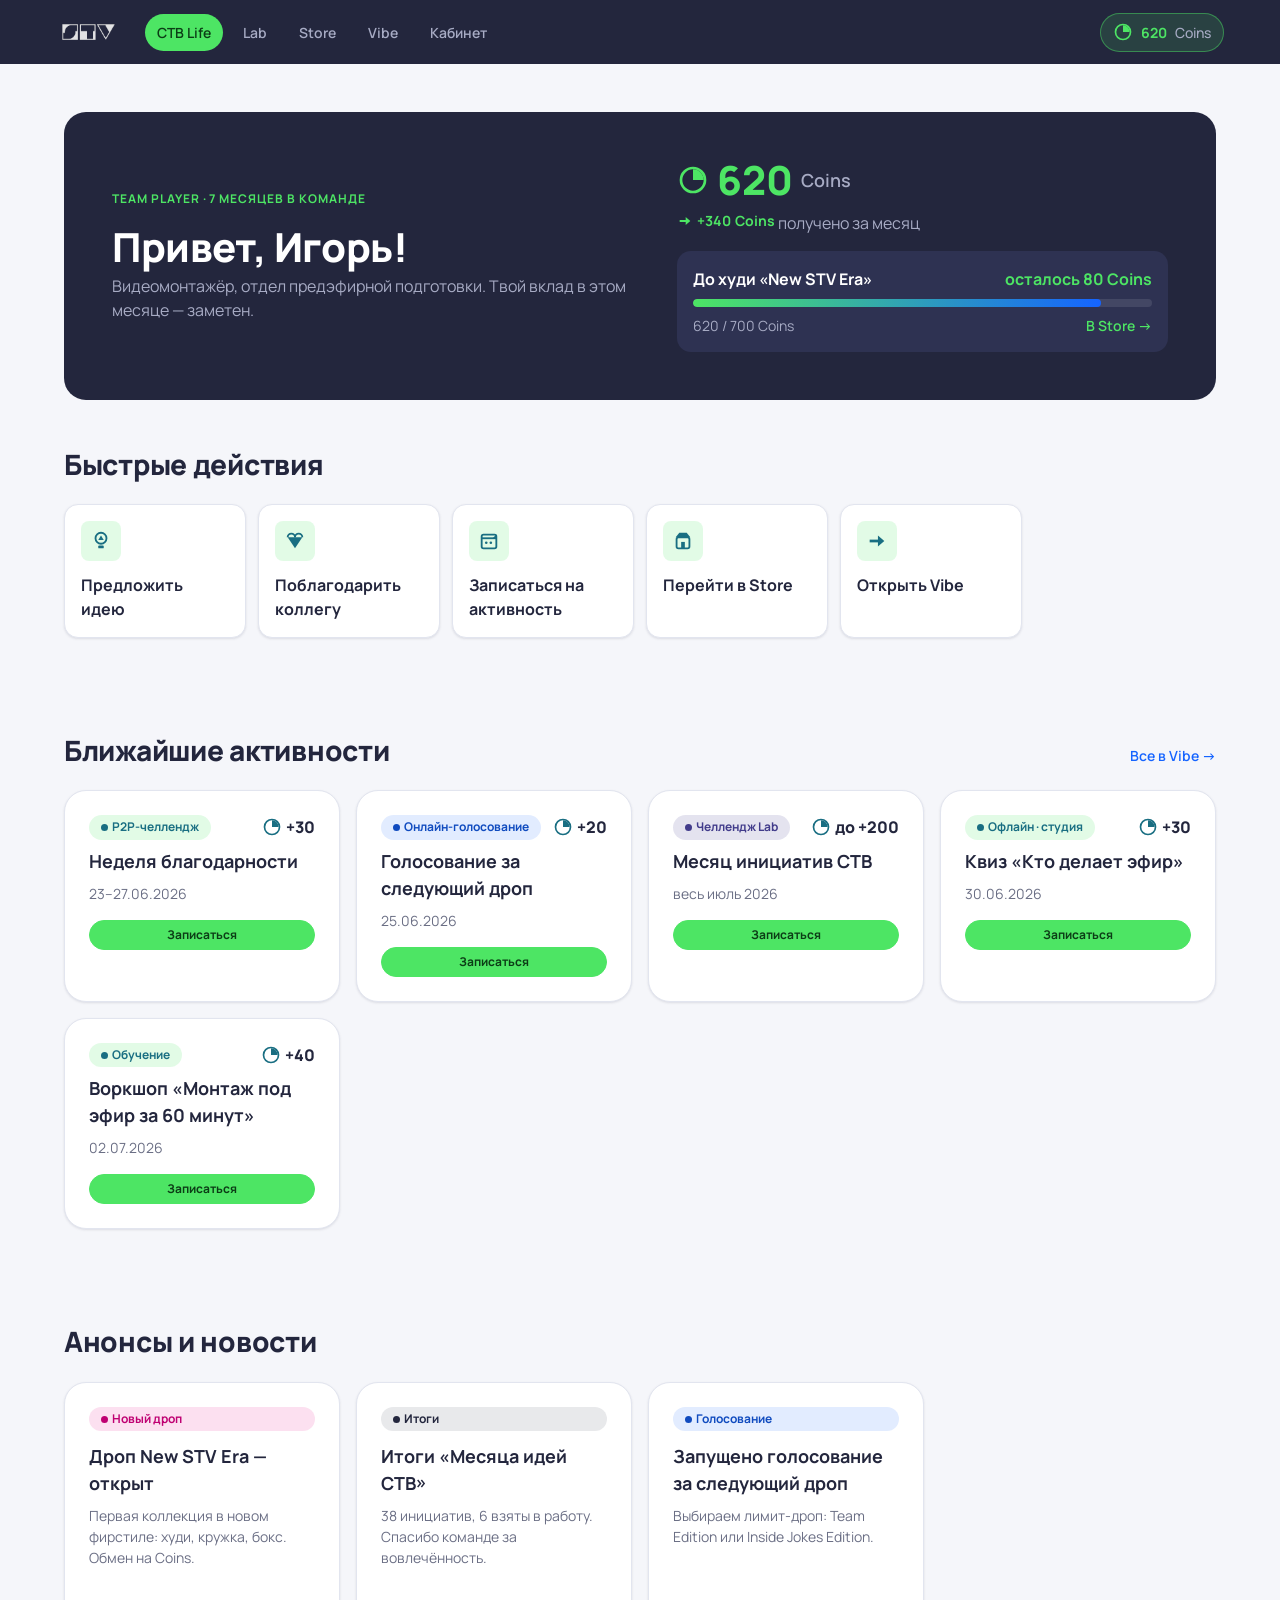
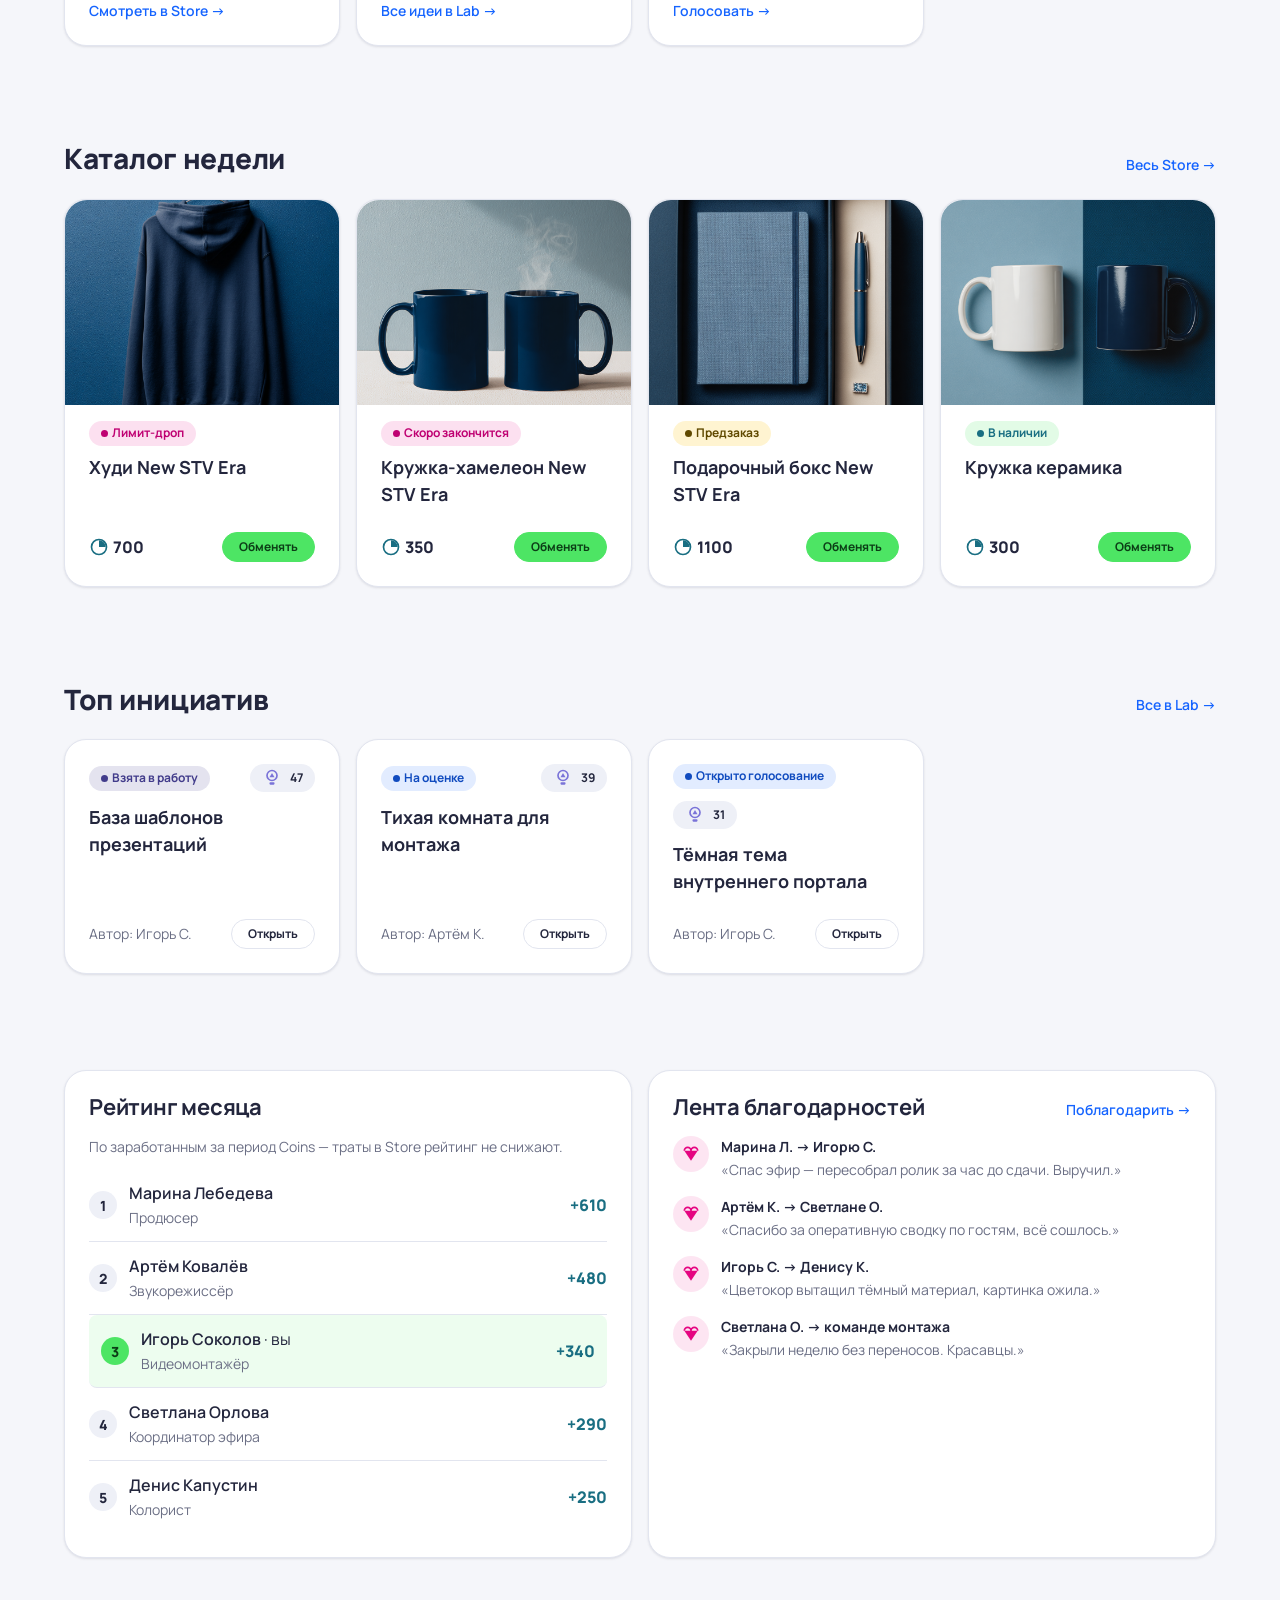
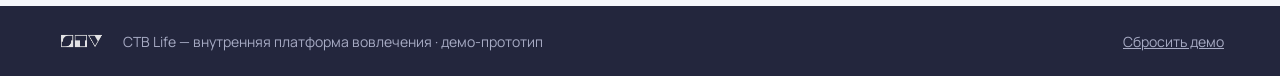
<file: index.html>
<!DOCTYPE html>
<html lang="ru">
<head>
  <meta charset="UTF-8">
  <meta name="viewport" content="width=device-width, initial-scale=1">
  <title>СТВ Life</title>
  <!-- Веб-шрифт Manrope (substitute TT Norms) — как в styleguide.html.
       base.css также импортирует его через @import; здесь дублируем preconnect для скорости. -->
  <link rel="preconnect" href="https://fonts.googleapis.com">
  <link rel="preconnect" href="https://fonts.gstatic.com" crossorigin>
  <link href="https://fonts.googleapis.com/css2?family=Manrope:wght@300;400;500;600;700;800&display=swap&subset=cyrillic,cyrillic-ext,latin,latin-ext" rel="stylesheet">
  <link rel="stylesheet" href="styles/tokens.css">
  <link rel="stylesheet" href="styles/base.css">
  <style>
    /* ======================================================================
       ЛОКАЛЬНЫЕ СТИЛИ ГЛАВНОЙ (часть эталонной оболочки — копируется экранами).
       Только то, чего нет в base.css. Все значения — через токены.
       ====================================================================== */

    /* --- Герой-блок: приветствие + баланс на тёмном фоне бренда --- */
    .stv-hero {
      background: var(--color-dark-bg);
      color: var(--color-on-dark);
      border-radius: var(--radius-lg);
      padding: var(--space-6);
      display: grid;
      gap: var(--space-5);
      grid-template-columns: 1fr;
    }
    .stv-hero h1 { color: var(--color-on-dark); margin-bottom: var(--space-1); }
    .stv-hero__balance-value {
      font-size: var(--text-3xl);
      font-weight: var(--weight-extrabold);
      line-height: 1;
      color: var(--stv-green);
      display: inline-flex;
      align-items: center;
      gap: var(--space-2);
    }
    .stv-hero__balance-value .stv-icon { width: 32px; height: 32px; }
    .stv-hero__unit { color: var(--color-on-dark-muted); font-size: var(--text-lg); font-weight: var(--weight-semibold); }
    .stv-hero__gain {
      display: inline-flex; align-items: center; gap: var(--space-1);
      color: var(--stv-green); font-weight: var(--weight-bold); font-size: var(--text-sm);
    }
    .stv-hero__goal { background: var(--color-dark-surface); border-radius: var(--radius-md); padding: var(--space-4); }
    .stv-progress--on-dark { background: rgba(255,255,255,0.10); }
    @media (min-width: 768px) {
      .stv-hero { grid-template-columns: 1.1fr 1fr; align-items: center; padding: var(--space-8); }
    }

    /* --- Быстрые действия: карточки-кнопки с иконкой --- */
    .stv-actions {
      display: grid;
      gap: var(--space-3);
      grid-template-columns: repeat(auto-fill, minmax(160px, 1fr));
    }
    .stv-action {
      display: flex; flex-direction: column; gap: var(--space-3);
      padding: var(--space-4);
      background: var(--color-surface);
      border: 1px solid var(--color-border);
      border-radius: var(--radius-md);
      box-shadow: var(--shadow-sm);
      color: var(--color-text);
      font-weight: var(--weight-bold);
      transition: box-shadow var(--transition), transform var(--transition), border-color var(--transition);
    }
    .stv-action:hover { box-shadow: var(--shadow-md); transform: translateY(-2px); border-color: var(--stv-green); color: var(--color-text); }
    .stv-action__icon {
      display: grid; place-items: center;
      width: 40px; height: 40px;
      border-radius: var(--radius-sm);
      background: rgba(77,229,100,0.16);
    }
    .stv-action__icon .stv-icon { width: 22px; height: 22px; color: var(--stv-green-700); }

    /* --- Иконка по умолчанию (если не задан размер выше) --- */
    .stv-icon { width: 20px; height: 20px; }

    /* --- Список-таблица рейтинга / благодарностей --- */
    .stv-rank { display: flex; flex-direction: column; }
    .stv-rank__row {
      display: flex; align-items: center; gap: var(--space-3);
      padding-block: var(--space-3);
      border-bottom: 1px solid var(--color-border);
    }
    .stv-rank__row:last-child { border-bottom: 0; }
    .stv-rank__num {
      flex-shrink: 0;
      width: 28px; height: 28px;
      display: grid; place-items: center;
      border-radius: var(--radius-pill);
      background: var(--color-surface-2);
      font-weight: var(--weight-extrabold);
      font-size: var(--text-sm);
    }
    .stv-rank__row.is-me { background: rgba(77,229,100,0.10); border-radius: var(--radius-sm); padding-inline: var(--space-3); }
    .stv-rank__row.is-me .stv-rank__num { background: var(--stv-green); color: var(--color-accent-ink); }
    .stv-rank__name { font-weight: var(--weight-semibold); }
    .stv-rank__role { color: var(--color-text-muted); font-size: var(--text-sm); }
    .stv-rank__gain { margin-left: auto; color: var(--stv-green-700); font-weight: var(--weight-extrabold); white-space: nowrap; }

    /* --- Лента благодарностей --- */
    .stv-thank { display: flex; gap: var(--space-3); }
    .stv-thank__icon {
      flex-shrink: 0; width: 36px; height: 36px;
      display: grid; place-items: center;
      border-radius: var(--radius-pill);
      background: rgba(229,5,129,0.10);
    }
    .stv-thank__icon .stv-icon { width: 20px; height: 20px; color: var(--stv-pink); }
    .stv-thank__who { font-weight: var(--weight-bold); font-size: var(--text-sm); margin-bottom: 2px; }
    .stv-thank__text { color: var(--color-text-muted); font-size: var(--text-sm); }

    /* --- Карточка анонса / активности (лёгкая, без медиа) --- */
    .stv-meta { color: var(--color-text-muted); font-size: var(--text-sm); display: flex; flex-wrap: wrap; gap: var(--space-1) var(--space-3); }

    /* --- Футер --- */
    .stv-footer { background: var(--color-dark-bg); color: var(--color-on-dark-muted); }
    .stv-footer__inner {
      display: flex; align-items: center; gap: var(--space-4); flex-wrap: wrap;
      max-width: var(--container-max); margin-inline: auto;
      padding: var(--space-5) var(--space-4);
      font-size: var(--text-sm);
    }
    .stv-footer__inner img { height: 22px; width: auto; }
  </style>
</head>
<body>

  <!-- ============================================================================
       ИНЛАЙН-СПРАЙТ ИКОНОК (часть эталонной оболочки — копируется всеми экранами).
       <use href="assets/icons.svg#..."> блокируется при открытии по file://,
       поэтому все <symbol> вставлены прямо в начало <body>. После этого иконки
       работают через <svg class="stv-icon"><use href="#stv-coin"></use></svg>.
       ============================================================================ -->
  <svg width="0" height="0" style="position:absolute" aria-hidden="true">
    <symbol id="stv-coin" viewBox="0 0 24 24">
      <circle cx="12" cy="12" r="9" fill="none" stroke="currentColor" stroke-width="2"/>
      <path d="M12 12 L12 4 A8 8 0 0 1 20 12 Z" fill="currentColor"/>
    </symbol>
    <symbol id="stv-idea" viewBox="0 0 24 24">
      <circle cx="12" cy="9" r="6" fill="none" stroke="currentColor" stroke-width="2"/>
      <path d="M12 6 L15 11 L9 11 Z" fill="currentColor"/>
      <rect x="9" y="17" width="6" height="3" rx="1" fill="currentColor"/>
    </symbol>
    <symbol id="stv-store" viewBox="0 0 24 24">
      <path d="M4 8 L8 3 L16 3 L20 8 Z" fill="currentColor"/>
      <rect x="5" y="8" width="14" height="12" rx="2" fill="none" stroke="currentColor" stroke-width="2"/>
      <rect x="10" y="13" width="4" height="7" fill="currentColor"/>
    </symbol>
    <symbol id="stv-events" viewBox="0 0 24 24">
      <rect x="4" y="5" width="16" height="15" rx="2" fill="none" stroke="currentColor" stroke-width="2"/>
      <path d="M4 9 L20 9" stroke="currentColor" stroke-width="2"/>
      <path d="M20 5 L20 9 L16 9 Z" fill="currentColor"/>
      <circle cx="9" cy="14" r="1.4" fill="currentColor"/>
      <circle cx="14" cy="14" r="1.4" fill="currentColor"/>
    </symbol>
    <symbol id="stv-profile" viewBox="0 0 24 24">
      <circle cx="12" cy="8" r="4" fill="none" stroke="currentColor" stroke-width="2"/>
      <path d="M4 20 A8 8 0 0 1 20 20 Z" fill="currentColor"/>
    </symbol>
    <symbol id="stv-thanks" viewBox="0 0 24 24">
      <path d="M12 8 A4 4 0 0 1 20 8" fill="none" stroke="currentColor" stroke-width="2"/>
      <path d="M4 8 A4 4 0 0 1 12 8" fill="none" stroke="currentColor" stroke-width="2"/>
      <path d="M4 8 L12 20 L20 8 Z" fill="currentColor"/>
    </symbol>
    <symbol id="stv-arrow" viewBox="0 0 24 24">
      <rect x="4" y="10.5" width="11" height="3" fill="currentColor"/>
      <path d="M13 6 L20 12 L13 18 Z" fill="currentColor"/>
    </symbol>
  </svg>

  <!-- ============================================================================
       НАВБАР (эталонная оболочка — копируется всеми экранами; меняется только
       класс .is-active на соответствующем пункте).
       ============================================================================ -->
  <header class="stv-navbar">
    <div class="stv-navbar__inner">
      <a class="stv-navbar__brand" href="index.html" aria-label="СТВ Life — на главную">
        <img src="assets/logo/logo-mono-invert-transparent.png" alt="СТВ">
      </a>
      <nav class="stv-navbar__nav">
        <a class="stv-navbar__link is-active" href="index.html">СТВ Life</a>
        <a class="stv-navbar__link" href="lab.html">Lab</a>
        <a class="stv-navbar__link" href="store.html">Store</a>
        <a class="stv-navbar__link" href="vibe.html">Vibe</a>
        <a class="stv-navbar__link" href="cabinet.html">Кабинет</a>
      </nav>
      <!-- Чип баланса кликабелен → ЛК (сквозное правило §2) -->
      <a class="stv-balance" href="cabinet.html" aria-label="Баланс 620 Coins — в личный кабинет">
        <svg class="stv-balance__icon stv-icon" aria-hidden="true"><use href="#stv-coin"></use></svg>
        <span class="stv-balance__value" data-balance>620</span>
        <span class="stv-balance__unit">Coins</span>
      </a>
    </div>
  </header>

  <main class="stv-container">

    <!-- ========================================================================
         1. ПРИВЕТСТВИЕ + БАЛАНС (герой-блок, §3.1 / §3.2)
         ======================================================================== -->
    <section class="stv-section">
      <div class="stv-hero">
        <div>
          <p class="stv-eyebrow" style="color:var(--stv-green)">Team Player · 7 месяцев в команде</p>
          <h1>Привет, Игорь!</h1>
          <p style="color:var(--color-on-dark-muted);margin:0">
            Видеомонтажёр, отдел предэфирной подготовки. Твой вклад в этом месяце — заметен.
          </p>
        </div>
        <div class="stv-stack">
          <div>
            <span class="stv-hero__balance-value">
              <svg class="stv-icon" aria-hidden="true"><use href="#stv-coin"></use></svg><span data-balance>620</span>
              <span class="stv-hero__unit">Coins</span>
            </span>
            <p style="margin:var(--space-2) 0 0">
              <span class="stv-hero__gain">
                <svg class="stv-icon" style="width:16px;height:16px" aria-hidden="true"><use href="#stv-arrow"></use></svg>
                <span data-earned-month>+340</span> Coins
              </span>
              <span style="color:var(--color-on-dark-muted)"> получено за месяц</span>
            </p>
          </div>
          <div class="stv-hero__goal">
            <div class="stv-row stv-row--between" style="margin-bottom:var(--space-2)">
              <span style="font-weight:var(--weight-bold)">До худи «New STV Era»</span>
              <span style="color:var(--stv-green);font-weight:var(--weight-bold)">осталось <span data-remaining>80</span> Coins</span>
            </div>
            <div class="stv-progress stv-progress--on-dark" style="margin-bottom:var(--space-2)">
              <div class="stv-progress__bar" data-progress style="width:89%"></div>
            </div>
            <div class="stv-row stv-row--between stv-small" style="color:var(--color-on-dark-muted)">
              <span data-balance-goal>620 / 700 Coins</span>
              <a href="store.html" style="color:var(--stv-green);font-weight:var(--weight-semibold)">В Store →</a>
            </div>
          </div>
        </div>
      </div>
    </section>

    <!-- ========================================================================
         2. БЫСТРЫЕ ДЕЙСТВИЯ (§2)
         ======================================================================== -->
    <section class="stv-section" style="padding-top:0">
      <div class="stv-section-head"><h2>Быстрые действия</h2></div>
      <div class="stv-actions">
        <a class="stv-action" href="lab.html">
          <span class="stv-action__icon"><svg class="stv-icon" aria-hidden="true"><use href="#stv-idea"></use></svg></span>
          Предложить идею
        </a>
        <a class="stv-action" href="#lenta-blagodarnostey">
          <span class="stv-action__icon"><svg class="stv-icon" aria-hidden="true"><use href="#stv-thanks"></use></svg></span>
          Поблагодарить коллегу
        </a>
        <a class="stv-action" href="vibe.html">
          <span class="stv-action__icon"><svg class="stv-icon" aria-hidden="true"><use href="#stv-events"></use></svg></span>
          Записаться на активность
        </a>
        <a class="stv-action" href="store.html">
          <span class="stv-action__icon"><svg class="stv-icon" aria-hidden="true"><use href="#stv-store"></use></svg></span>
          Перейти в Store
        </a>
        <a class="stv-action" href="vibe.html">
          <span class="stv-action__icon"><svg class="stv-icon" aria-hidden="true"><use href="#stv-arrow"></use></svg></span>
          Открыть Vibe
        </a>
      </div>
    </section>

    <!-- ========================================================================
         3. БЛИЖАЙШИЕ АКТИВНОСТИ (§3.7)
         ======================================================================== -->
    <section class="stv-section">
      <div class="stv-section-head">
        <h2>Ближайшие активности</h2>
        <a class="stv-section-head__link" href="vibe.html">Все в Vibe →</a>
      </div>
      <div class="stv-grid">

        <article class="stv-card stv-card--hover">
          <div class="stv-row stv-row--between" style="margin-bottom:var(--space-2)">
            <span class="stv-status stv-status--new">P2P-челлендж</span>
            <span class="stv-price"><svg class="stv-icon stv-price__coin" aria-hidden="true"><use href="#stv-coin"></use></svg>+30</span>
          </div>
          <div class="stv-card__title">Неделя благодарности</div>
          <p class="stv-meta" style="margin-bottom:var(--space-4)">23–27.06.2026</p>
          <a class="stv-btn stv-btn--primary stv-btn--sm stv-btn--block" href="vibe.html">Записаться</a>
        </article>

        <article class="stv-card stv-card--hover">
          <div class="stv-row stv-row--between" style="margin-bottom:var(--space-2)">
            <span class="stv-status stv-status--vote">Онлайн-голосование</span>
            <span class="stv-price"><svg class="stv-icon stv-price__coin" aria-hidden="true"><use href="#stv-coin"></use></svg>+20</span>
          </div>
          <div class="stv-card__title">Голосование за следующий дроп</div>
          <p class="stv-meta" style="margin-bottom:var(--space-4)">25.06.2026</p>
          <a class="stv-btn stv-btn--primary stv-btn--sm stv-btn--block" href="vibe.html">Записаться</a>
        </article>

        <article class="stv-card stv-card--hover">
          <div class="stv-row stv-row--between" style="margin-bottom:var(--space-2)">
            <span class="stv-status stv-status--progress">Челлендж Lab</span>
            <span class="stv-price"><svg class="stv-icon stv-price__coin" aria-hidden="true"><use href="#stv-coin"></use></svg>до +200</span>
          </div>
          <div class="stv-card__title">Месяц инициатив СТВ</div>
          <p class="stv-meta" style="margin-bottom:var(--space-4)">весь июль 2026</p>
          <a class="stv-btn stv-btn--primary stv-btn--sm stv-btn--block" href="vibe.html">Записаться</a>
        </article>

        <article class="stv-card stv-card--hover">
          <div class="stv-row stv-row--between" style="margin-bottom:var(--space-2)">
            <span class="stv-status stv-status--instock">Офлайн · студия</span>
            <span class="stv-price"><svg class="stv-icon stv-price__coin" aria-hidden="true"><use href="#stv-coin"></use></svg>+30</span>
          </div>
          <div class="stv-card__title">Квиз «Кто делает эфир»</div>
          <p class="stv-meta" style="margin-bottom:var(--space-4)">30.06.2026</p>
          <a class="stv-btn stv-btn--primary stv-btn--sm stv-btn--block" href="vibe.html">Записаться</a>
        </article>

        <article class="stv-card stv-card--hover">
          <div class="stv-row stv-row--between" style="margin-bottom:var(--space-2)">
            <span class="stv-status stv-status--instock">Обучение</span>
            <span class="stv-price"><svg class="stv-icon stv-price__coin" aria-hidden="true"><use href="#stv-coin"></use></svg>+40</span>
          </div>
          <div class="stv-card__title">Воркшоп «Монтаж под эфир за 60 минут»</div>
          <p class="stv-meta" style="margin-bottom:var(--space-4)">02.07.2026</p>
          <a class="stv-btn stv-btn--primary stv-btn--sm stv-btn--block" href="vibe.html">Записаться</a>
        </article>

      </div>
    </section>

    <!-- ========================================================================
         4. АНОНСЫ И НОВОСТИ (§3.8)
         ======================================================================== -->
    <section class="stv-section">
      <div class="stv-section-head"><h2>Анонсы и новости</h2></div>
      <div class="stv-grid">

        <article class="stv-card stv-card--hover">
          <span class="stv-status stv-status--drop" style="margin-bottom:var(--space-3)">Новый дроп</span>
          <div class="stv-card__title">Дроп New STV Era — открыт</div>
          <p class="stv-card__body">Первая коллекция в новом фирстиле: худи, кружка, бокс. Обмен на Coins.</p>
          <div class="stv-card__foot">
            <a class="stv-section-head__link" href="store.html">Смотреть в Store →</a>
          </div>
        </article>

        <article class="stv-card stv-card--hover">
          <span class="stv-status stv-status--done" style="margin-bottom:var(--space-3)">Итоги</span>
          <div class="stv-card__title">Итоги «Месяца идей СТВ»</div>
          <p class="stv-card__body">38 инициатив, 6 взяты в работу. Спасибо команде за вовлечённость.</p>
          <div class="stv-card__foot">
            <a class="stv-section-head__link" href="lab.html">Все идеи в Lab →</a>
          </div>
        </article>

        <article class="stv-card stv-card--hover">
          <span class="stv-status stv-status--vote" style="margin-bottom:var(--space-3)">Голосование</span>
          <div class="stv-card__title">Запущено голосование за следующий дроп</div>
          <p class="stv-card__body">Выбираем лимит-дроп: Team Edition или Inside Jokes Edition.</p>
          <div class="stv-card__foot">
            <a class="stv-section-head__link" href="vibe.html">Голосовать →</a>
          </div>
        </article>

      </div>
    </section>

    <!-- ========================================================================
         5. КАТАЛОГ НЕДЕЛИ (§4 — дроп New STV Era + кружка)
         ======================================================================== -->
    <section class="stv-section">
      <div class="stv-section-head">
        <h2>Каталог недели</h2>
        <a class="stv-section-head__link" href="store.html">Весь Store →</a>
      </div>
      <div class="stv-grid">

        <article class="stv-card stv-card--hover">
          <a class="stv-card__media" href="store.html">
            <img src="assets/img/h2-crew-hoodie.png" alt="Худи New STV Era — фирменная толстовка коллекции New STV Era">
          </a>
          <div class="stv-row stv-row--between" style="margin-bottom:var(--space-2)">
            <span class="stv-status stv-status--drop">Лимит-дроп</span>
          </div>
          <div class="stv-card__title">Худи New STV Era</div>
          <div class="stv-card__foot">
            <span class="stv-price"><svg class="stv-icon stv-price__coin" aria-hidden="true"><use href="#stv-coin"></use></svg>700</span>
            <a class="stv-btn stv-btn--primary stv-btn--sm" href="store.html">Обменять</a>
          </div>
        </article>

        <article class="stv-card stv-card--hover">
          <a class="stv-card__media" href="store.html">
            <img src="assets/img/h1-mug-chameleon.png" alt="Кружка-хамелеон New STV Era — меняет цвет от горячего напитка">
          </a>
          <div class="stv-row stv-row--between" style="margin-bottom:var(--space-2)">
            <span class="stv-status stv-status--drop">Скоро закончится</span>
          </div>
          <div class="stv-card__title">Кружка-хамелеон New STV Era</div>
          <div class="stv-card__foot">
            <span class="stv-price"><svg class="stv-icon stv-price__coin" aria-hidden="true"><use href="#stv-coin"></use></svg>350</span>
            <a class="stv-btn stv-btn--primary stv-btn--sm" href="store.html">Обменять</a>
          </div>
        </article>

        <article class="stv-card stv-card--hover">
          <a class="stv-card__media" href="store.html">
            <img src="assets/img/h4-gift-box.png" alt="Подарочный бокс New STV Era — набор мерча коллекции">
          </a>
          <div class="stv-row stv-row--between" style="margin-bottom:var(--space-2)">
            <span class="stv-status stv-status--preorder">Предзаказ</span>
          </div>
          <div class="stv-card__title">Подарочный бокс New STV Era</div>
          <div class="stv-card__foot">
            <span class="stv-price"><svg class="stv-icon stv-price__coin" aria-hidden="true"><use href="#stv-coin"></use></svg>1100</span>
            <a class="stv-btn stv-btn--primary stv-btn--sm" href="store.html">Обменять</a>
          </div>
        </article>

        <article class="stv-card stv-card--hover">
          <a class="stv-card__media" href="store.html">
            <img src="assets/img/02-mug.png" alt="Кружка керамика СТВ — повседневная позиция с фирменным паттерном">
          </a>
          <div class="stv-row stv-row--between" style="margin-bottom:var(--space-2)">
            <span class="stv-status stv-status--instock">В наличии</span>
          </div>
          <div class="stv-card__title">Кружка керамика</div>
          <div class="stv-card__foot">
            <span class="stv-price"><svg class="stv-icon stv-price__coin" aria-hidden="true"><use href="#stv-coin"></use></svg>300</span>
            <a class="stv-btn stv-btn--primary stv-btn--sm" href="store.html">Обменять</a>
          </div>
        </article>

      </div>
    </section>

    <!-- ========================================================================
         6. ТОП ИНИЦИАТИВ (§3.9)
         ======================================================================== -->
    <section class="stv-section">
      <div class="stv-section-head">
        <h2>Топ инициатив</h2>
        <a class="stv-section-head__link" href="lab.html">Все в Lab →</a>
      </div>
      <div class="stv-grid">

        <article class="stv-card stv-card--hover">
          <div class="stv-row stv-row--between" style="margin-bottom:var(--space-3)">
            <span class="stv-status stv-status--progress">Взята в работу</span>
            <span class="stv-badge"><svg class="stv-icon" aria-hidden="true"><use href="#stv-idea"></use></svg>47</span>
          </div>
          <div class="stv-card__title">База шаблонов презентаций</div>
          <div class="stv-card__foot">
            <span class="stv-small stv-muted">Автор: Игорь С.</span>
            <a class="stv-btn stv-btn--secondary stv-btn--sm" href="lab.html">Открыть</a>
          </div>
        </article>

        <article class="stv-card stv-card--hover">
          <div class="stv-row stv-row--between" style="margin-bottom:var(--space-3)">
            <span class="stv-status stv-status--vote">На оценке</span>
            <span class="stv-badge"><svg class="stv-icon" aria-hidden="true"><use href="#stv-idea"></use></svg>39</span>
          </div>
          <div class="stv-card__title">Тихая комната для монтажа</div>
          <div class="stv-card__foot">
            <span class="stv-small stv-muted">Автор: Артём К.</span>
            <a class="stv-btn stv-btn--secondary stv-btn--sm" href="lab.html">Открыть</a>
          </div>
        </article>

        <article class="stv-card stv-card--hover">
          <div class="stv-row stv-row--between" style="margin-bottom:var(--space-3)">
            <span class="stv-status stv-status--vote">Открыто голосование</span>
            <span class="stv-badge"><svg class="stv-icon" aria-hidden="true"><use href="#stv-idea"></use></svg>31</span>
          </div>
          <div class="stv-card__title">Тёмная тема внутреннего портала</div>
          <div class="stv-card__foot">
            <span class="stv-small stv-muted">Автор: Игорь С.</span>
            <a class="stv-btn stv-btn--secondary stv-btn--sm" href="lab.html">Открыть</a>
          </div>
        </article>

      </div>
    </section>

    <!-- ========================================================================
         7. РЕЙТИНГ МЕСЯЦА (§3.10 — заработанное за период, не остаток)
         8. ЛЕНТА БЛАГОДАРНОСТЕЙ (§3.11)
         Две колонки на десктопе.
         ======================================================================== -->
    <section class="stv-section">
      <div class="stv-grid stv-grid--2">

        <!-- Рейтинг месяца -->
        <div class="stv-card">
          <div class="stv-section-head" style="margin-bottom:var(--space-4)">
            <h3 style="margin:0">Рейтинг месяца</h3>
          </div>
          <p class="stv-small stv-muted" style="margin-bottom:var(--space-3)">
            По заработанным за период Coins — траты в Store рейтинг не снижают.
          </p>
          <div class="stv-rank">
            <div class="stv-rank__row">
              <span class="stv-rank__num">1</span>
              <span><span class="stv-rank__name">Марина Лебедева</span><br><span class="stv-rank__role">Продюсер</span></span>
              <span class="stv-rank__gain">+610</span>
            </div>
            <div class="stv-rank__row">
              <span class="stv-rank__num">2</span>
              <span><span class="stv-rank__name">Артём Ковалёв</span><br><span class="stv-rank__role">Звукорежиссёр</span></span>
              <span class="stv-rank__gain">+480</span>
            </div>
            <div class="stv-rank__row is-me">
              <span class="stv-rank__num">3</span>
              <span><span class="stv-rank__name">Игорь Соколов</span> · вы<br><span class="stv-rank__role">Видеомонтажёр</span></span>
              <span class="stv-rank__gain">+340</span>
            </div>
            <div class="stv-rank__row">
              <span class="stv-rank__num">4</span>
              <span><span class="stv-rank__name">Светлана Орлова</span><br><span class="stv-rank__role">Координатор эфира</span></span>
              <span class="stv-rank__gain">+290</span>
            </div>
            <div class="stv-rank__row">
              <span class="stv-rank__num">5</span>
              <span><span class="stv-rank__name">Денис Капустин</span><br><span class="stv-rank__role">Колорист</span></span>
              <span class="stv-rank__gain">+250</span>
            </div>
          </div>
        </div>

        <!-- Лента благодарностей -->
        <div class="stv-card" id="lenta-blagodarnostey">
          <div class="stv-section-head" style="margin-bottom:var(--space-4)">
            <h3 style="margin:0">Лента благодарностей</h3>
            <a class="stv-section-head__link" href="#lenta-blagodarnostey">Поблагодарить →</a>
          </div>
          <div class="stv-stack">
            <div class="stv-thank">
              <span class="stv-thank__icon"><svg class="stv-icon" aria-hidden="true"><use href="#stv-thanks"></use></svg></span>
              <span>
                <div class="stv-thank__who">Марина Л. → Игорю С.</div>
                <div class="stv-thank__text">«Спас эфир — пересобрал ролик за час до сдачи. Выручил.»</div>
              </span>
            </div>
            <div class="stv-thank">
              <span class="stv-thank__icon"><svg class="stv-icon" aria-hidden="true"><use href="#stv-thanks"></use></svg></span>
              <span>
                <div class="stv-thank__who">Артём К. → Светлане О.</div>
                <div class="stv-thank__text">«Спасибо за оперативную сводку по гостям, всё сошлось.»</div>
              </span>
            </div>
            <div class="stv-thank">
              <span class="stv-thank__icon"><svg class="stv-icon" aria-hidden="true"><use href="#stv-thanks"></use></svg></span>
              <span>
                <div class="stv-thank__who">Игорь С. → Денису К.</div>
                <div class="stv-thank__text">«Цветокор вытащил тёмный материал, картинка ожила.»</div>
              </span>
            </div>
            <div class="stv-thank">
              <span class="stv-thank__icon"><svg class="stv-icon" aria-hidden="true"><use href="#stv-thanks"></use></svg></span>
              <span>
                <div class="stv-thank__who">Светлана О. → команде монтажа</div>
                <div class="stv-thank__text">«Закрыли неделю без переносов. Красавцы.»</div>
              </span>
            </div>
          </div>
        </div>

      </div>
    </section>

  </main>

  <!-- ============================================================================
       ФУТЕР (эталонная оболочка — копируется всеми экранами).
       ============================================================================ -->
  <footer class="stv-footer">
    <div class="stv-footer__inner">
      <img src="assets/logo/logo-mono-invert-transparent.png" alt="СТВ">
      <span>СТВ Life — внутренняя платформа вовлечения · демо-прототип</span>
      <a href="#" id="stv-reset-demo" style="margin-left:auto;color:var(--color-on-dark-muted);text-decoration:underline">Сбросить демо</a>
    </div>
  </footer>

  <!-- Интерактив демо-сценария (Фаза 4). defer — DOM готов к моменту запуска. -->
  <script src="scripts/app.js" defer></script>

</body>
</html>
</file>
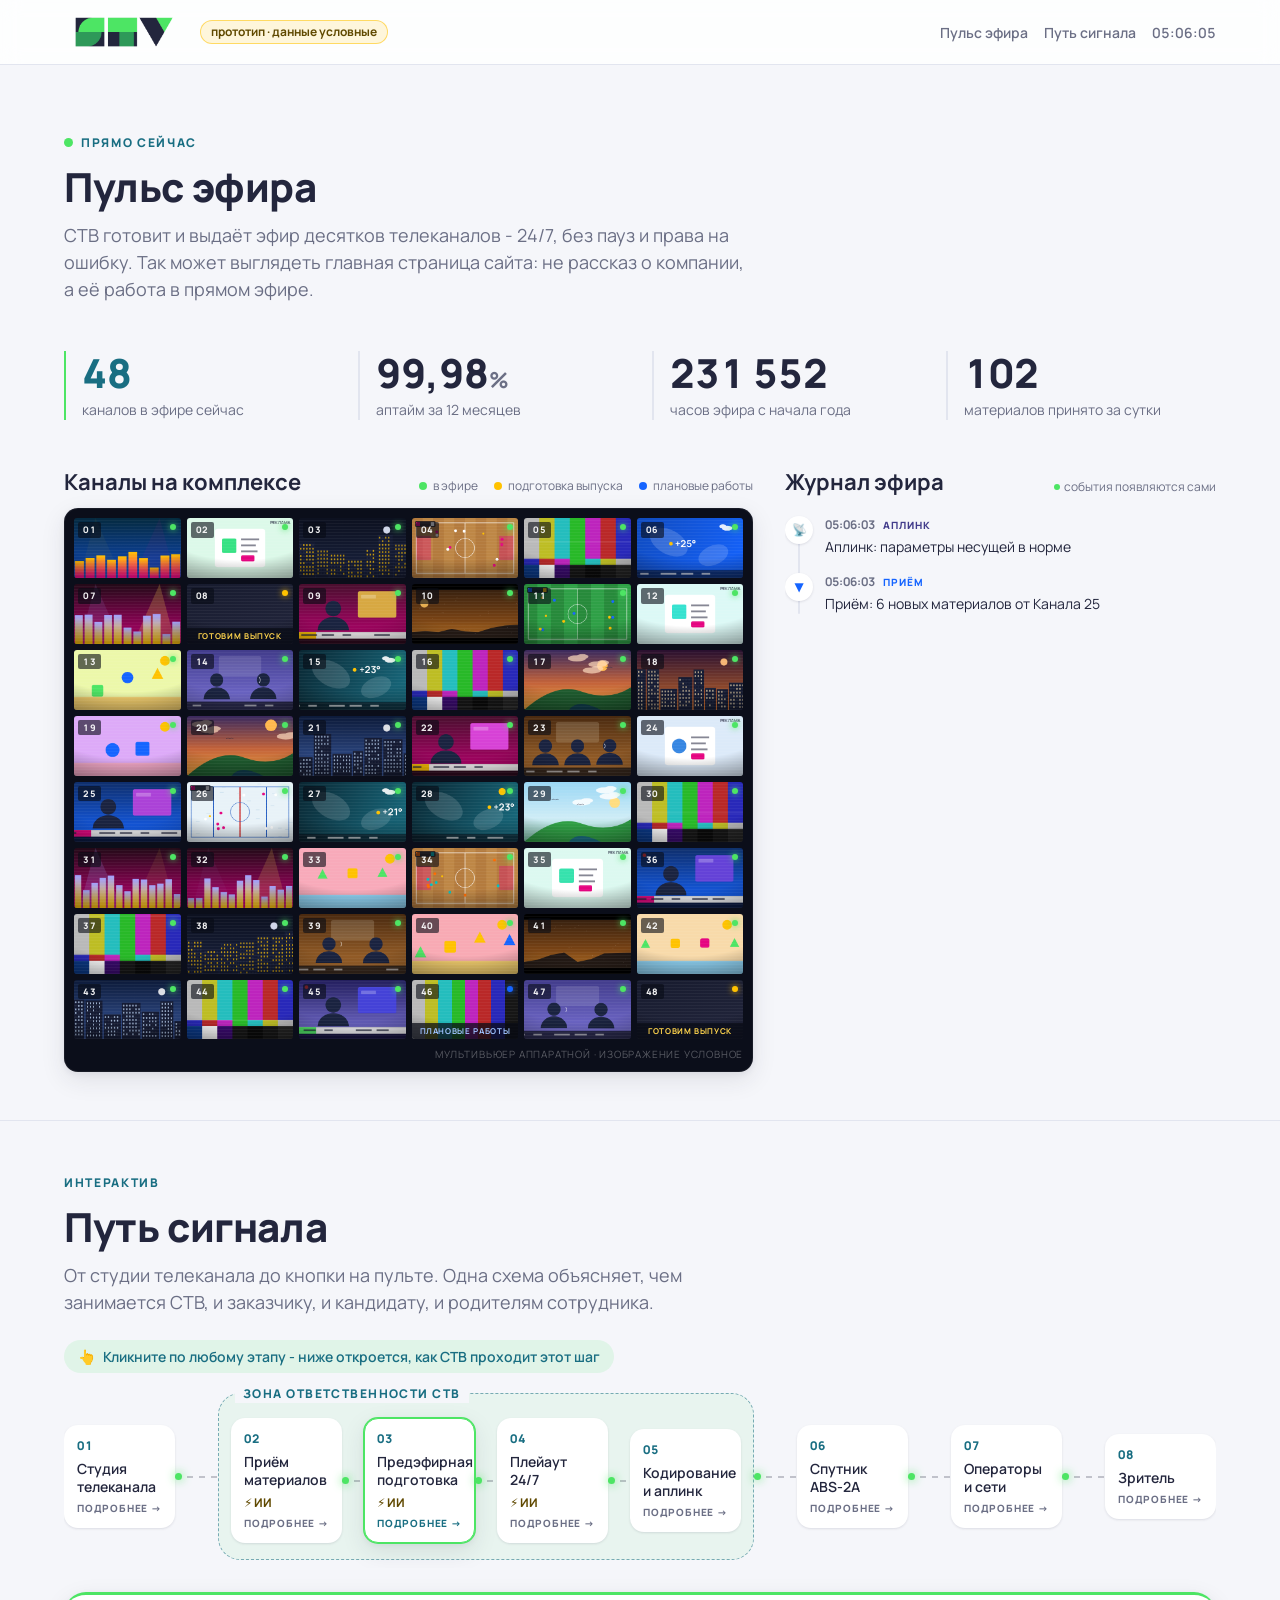
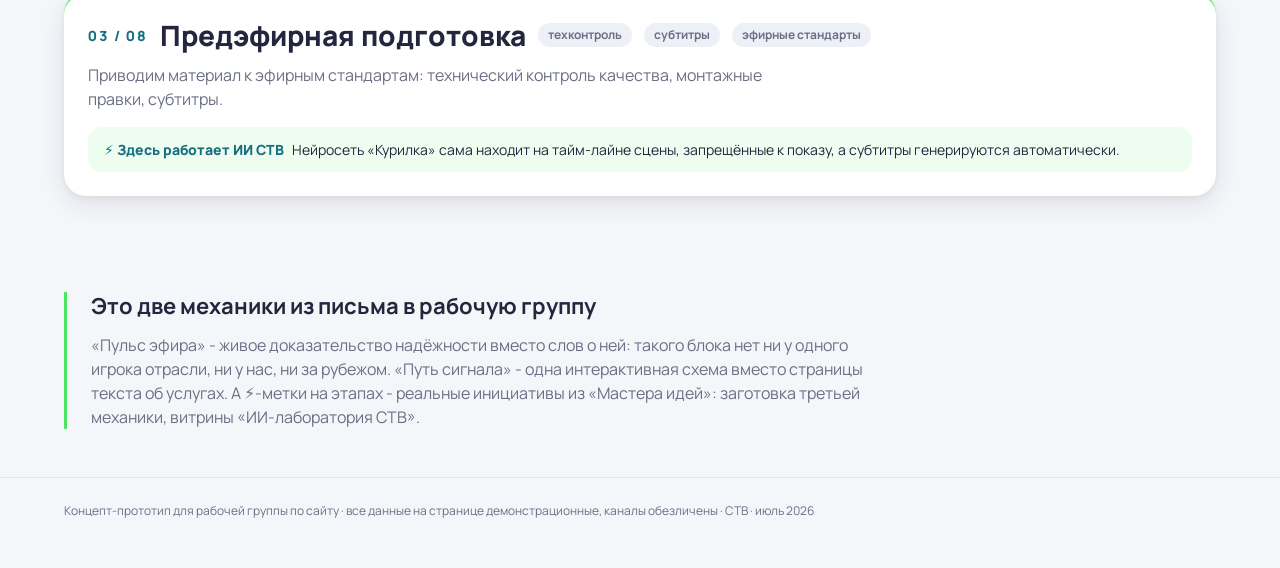
<file: site/index.html>
<!DOCTYPE html>
<html lang="ru">
<head>
  <meta charset="UTF-8">
  <meta name="viewport" content="width=device-width, initial-scale=1">
  <title>СТВ · Пульс эфира — концепт-прототип</title>
  <meta name="description" content="Концепт-прототип корпоративного сайта СТВ: живой пульс эфира и интерактивный путь сигнала. Данные демонстрационные.">
  <meta name="robots" content="noindex">
  <link rel="preconnect" href="https://fonts.googleapis.com">
  <link rel="preconnect" href="https://fonts.gstatic.com" crossorigin>
  <link href="https://fonts.googleapis.com/css2?family=Manrope:wght@300;400;500;600;700;800&display=swap&subset=cyrillic,cyrillic-ext,latin,latin-ext" rel="stylesheet">
  <link rel="stylesheet" href="styles/tokens.css">
  <link rel="stylesheet" href="styles/main.css">
</head>
<body>

  <header class="site-header">
    <div class="container header-inner">
      <a class="brand" href="#pulse" aria-label="СТВ — на начало страницы">
        <img src="assets/logo-color.png" alt="СТВ">
      </a>
      <span class="badge-proto">прототип · данные условные</span>
      <nav class="site-nav" aria-label="Разделы">
        <a href="#pulse">Пульс эфира</a>
        <a href="#signal">Путь сигнала</a>
      </nav>
      <div class="clock" id="clock" aria-hidden="true">--:--:--</div>
    </div>
  </header>

  <main>

    <!-- ==================== ПУЛЬС ЭФИРА ==================== -->
    <section id="pulse" class="pulse">
      <div class="container">
        <p class="kicker"><span class="live-dot" aria-hidden="true"></span> прямо сейчас</p>
        <h1>Пульс эфира</h1>
        <p class="lead">СТВ готовит и выдаёт эфир десятков телеканалов - 24/7, без пауз и права на ошибку. Так может выглядеть главная страница сайта: не рассказ о компании, а её работа в прямом эфире.</p>

        <div class="metrics">
          <div class="metric metric--live">
            <div class="metric__value" id="mChannels">48</div>
            <div class="metric__label">каналов в эфире сейчас</div>
          </div>
          <div class="metric">
            <div class="metric__value">99,98<span class="metric__unit">%</span></div>
            <div class="metric__label">аптайм за 12 месяцев</div>
          </div>
          <div class="metric">
            <div class="metric__value" id="mHours">231 552</div>
            <div class="metric__label">часов эфира с начала года</div>
          </div>
          <div class="metric">
            <div class="metric__value" id="mFiles">96</div>
            <div class="metric__label">материалов принято за сутки</div>
          </div>
        </div>

        <div class="pulse-grid">
          <div class="channels">
            <div class="block-head">
              <h2>Каналы на комплексе</h2>
              <div class="legend" aria-hidden="true">
                <span><i style="background: var(--stv-green)"></i> в эфире</span>
                <span><i style="background: var(--stv-ochre-500)"></i> подготовка выпуска</span>
                <span><i style="background: var(--stv-blue)"></i> плановые работы</span>
              </div>
            </div>
            <div class="wall">
              <div class="wall__grid" id="channelsGrid"></div>
              <div class="wall__caption" aria-hidden="true">мультивьюер аппаратной · изображение условное</div>
            </div>
          </div>

          <div class="feed">
            <div class="block-head">
              <h2>Журнал эфира</h2>
              <span class="feed__hint"><span class="live-dot live-dot--sm" aria-hidden="true"></span> события появляются сами</span>
            </div>
            <ul id="feed" class="feed__list"></ul>
          </div>
        </div>
      </div>
    </section>

    <!-- ==================== ПУТЬ СИГНАЛА ==================== -->
    <section id="signal" class="signal">
      <div class="container">
        <p class="kicker">интерактив</p>
        <h2 class="h1">Путь сигнала</h2>
        <p class="lead">От студии телеканала до кнопки на пульте. Одна схема объясняет, чем занимается СТВ, и заказчику, и кандидату, и родителям сотрудника.</p>

        <p class="path-hint"><span class="path-hint__icon" aria-hidden="true">👆</span> Кликните по любому этапу - ниже откроется, как СТВ проходит этот шаг</p>

        <div class="path">
          <div class="path__track" id="pathTrack"></div>
        </div>

        <div class="stage-detail" id="stageDetail" aria-live="polite"></div>
      </div>
    </section>

    <!-- ==================== МОСТИК К ПИСЬМУ ==================== -->
    <section class="next">
      <div class="container">
        <div class="next__inner">
          <h2>Это две механики из письма в рабочую группу</h2>
          <p>«Пульс эфира» - живое доказательство надёжности вместо слов о ней: такого блока нет ни у одного игрока отрасли, ни у нас, ни за рубежом. «Путь сигнала» - одна интерактивная схема вместо страницы текста об услугах. А ⚡-метки на этапах - реальные инициативы из «Мастера идей»: заготовка третьей механики, витрины «ИИ-лаборатория СТВ».</p>
        </div>
      </div>
    </section>

  </main>

  <footer class="site-footer">
    <div class="container">
      <p>Концепт-прототип для рабочей группы по сайту · все данные на странице демонстрационные, каналы обезличены · СТВ · июль 2026</p>
    </div>
  </footer>

  <script src="scripts/wall.js"></script>
  <script src="scripts/app.js"></script>
</body>
</html>
</file>
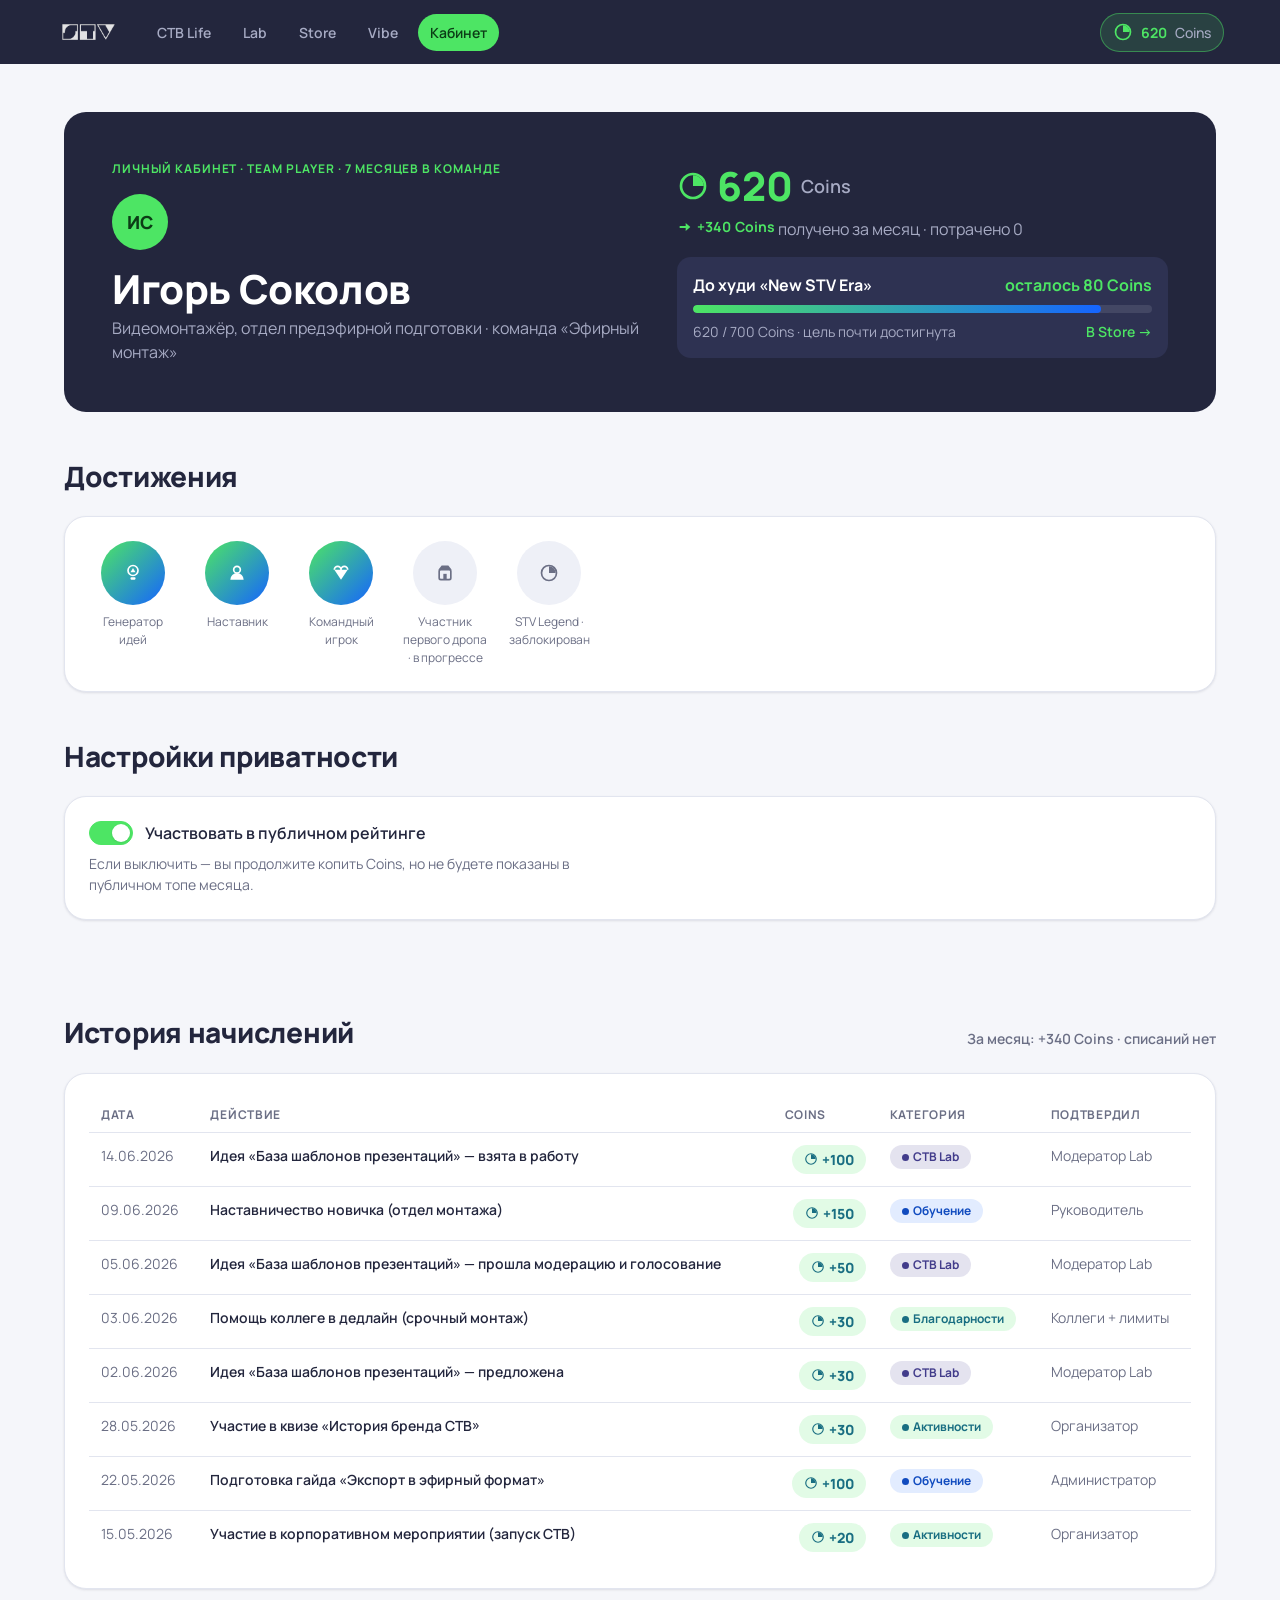
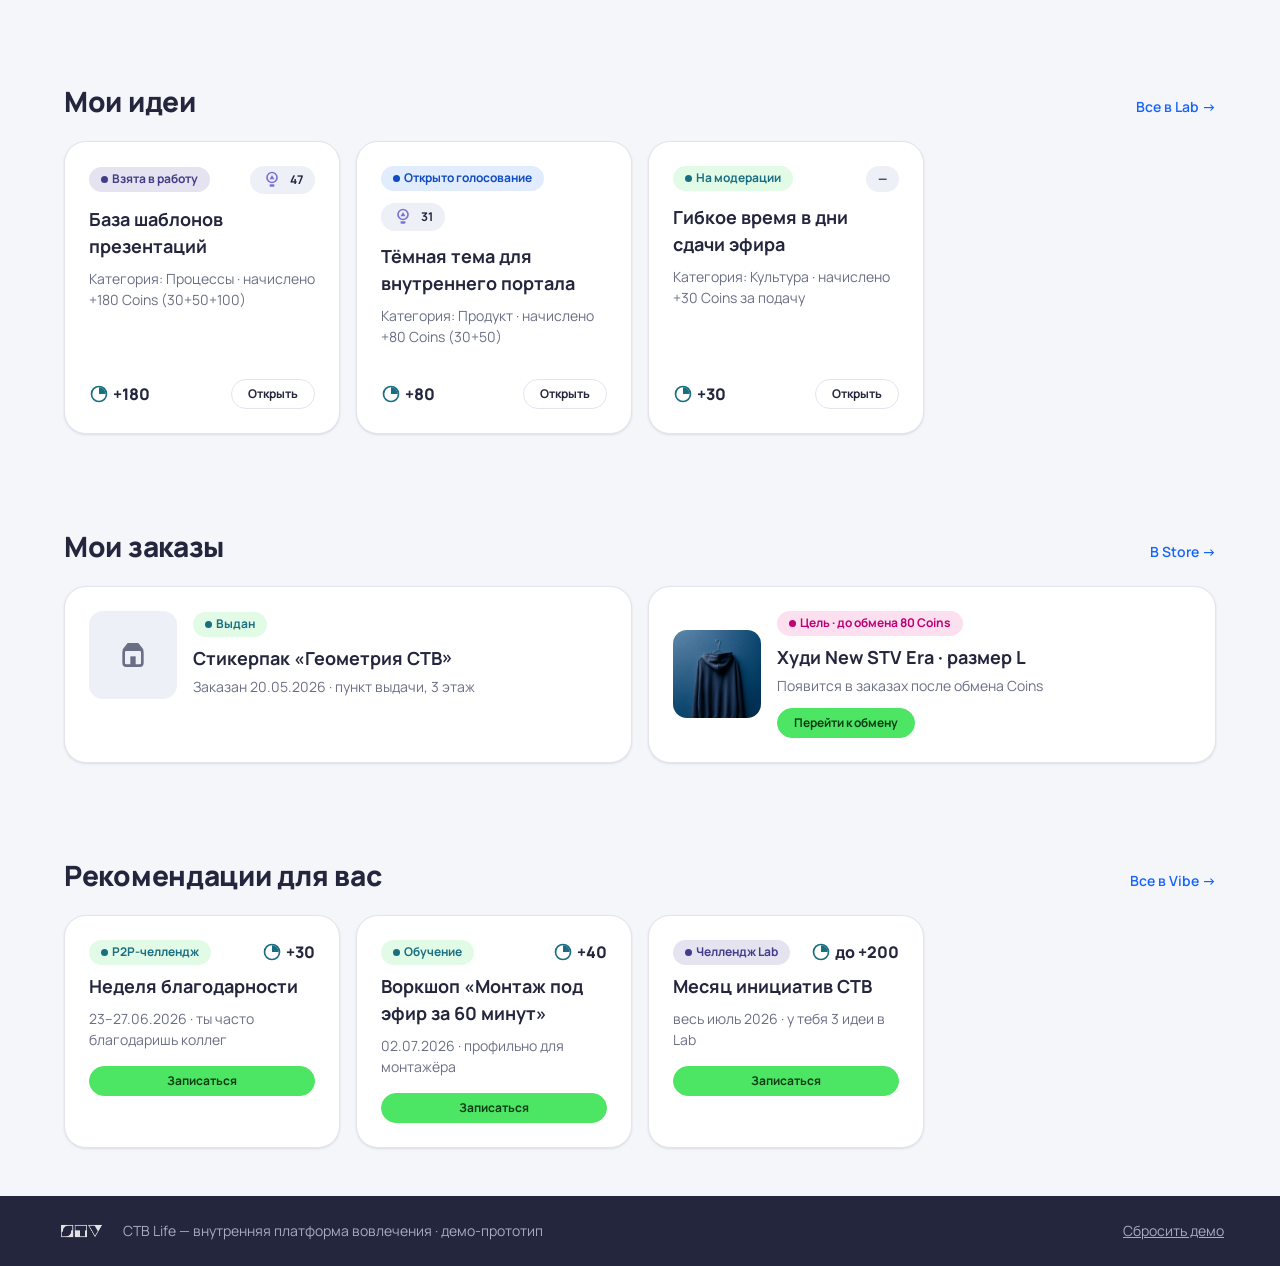
<file: cabinet.html>
<!DOCTYPE html>
<html lang="ru">
<head>
  <meta charset="UTF-8">
  <meta name="viewport" content="width=device-width, initial-scale=1">
  <title>СТВ Life — Личный кабинет</title>
  <!-- Веб-шрифт Manrope (substitute TT Norms) — как в styleguide.html.
       base.css также импортирует его через @import; здесь дублируем preconnect для скорости. -->
  <link rel="preconnect" href="https://fonts.googleapis.com">
  <link rel="preconnect" href="https://fonts.gstatic.com" crossorigin>
  <link href="https://fonts.googleapis.com/css2?family=Manrope:wght@300;400;500;600;700;800&display=swap&subset=cyrillic,cyrillic-ext,latin,latin-ext" rel="stylesheet">
  <link rel="stylesheet" href="styles/tokens.css">
  <link rel="stylesheet" href="styles/base.css">
  <style>
    /* ======================================================================
       ЛОКАЛЬНЫЕ СТИЛИ ГЛАВНОЙ (часть эталонной оболочки — копируется экранами).
       Только то, чего нет в base.css. Все значения — через токены.
       ====================================================================== */

    /* --- Герой-блок: приветствие + баланс на тёмном фоне бренда --- */
    .stv-hero {
      background: var(--color-dark-bg);
      color: var(--color-on-dark);
      border-radius: var(--radius-lg);
      padding: var(--space-6);
      display: grid;
      gap: var(--space-5);
      grid-template-columns: 1fr;
    }
    .stv-hero h1 { color: var(--color-on-dark); margin-bottom: var(--space-1); }
    .stv-hero__balance-value {
      font-size: var(--text-3xl);
      font-weight: var(--weight-extrabold);
      line-height: 1;
      color: var(--stv-green);
      display: inline-flex;
      align-items: center;
      gap: var(--space-2);
    }
    .stv-hero__balance-value .stv-icon { width: 32px; height: 32px; }
    .stv-hero__unit { color: var(--color-on-dark-muted); font-size: var(--text-lg); font-weight: var(--weight-semibold); }
    .stv-hero__gain {
      display: inline-flex; align-items: center; gap: var(--space-1);
      color: var(--stv-green); font-weight: var(--weight-bold); font-size: var(--text-sm);
    }
    .stv-hero__goal { background: var(--color-dark-surface); border-radius: var(--radius-md); padding: var(--space-4); }
    .stv-progress--on-dark { background: rgba(255,255,255,0.10); }
    @media (min-width: 768px) {
      .stv-hero { grid-template-columns: 1.1fr 1fr; align-items: center; padding: var(--space-8); }
    }

    /* --- Быстрые действия: карточки-кнопки с иконкой --- */
    .stv-actions {
      display: grid;
      gap: var(--space-3);
      grid-template-columns: repeat(auto-fill, minmax(160px, 1fr));
    }
    .stv-action {
      display: flex; flex-direction: column; gap: var(--space-3);
      padding: var(--space-4);
      background: var(--color-surface);
      border: 1px solid var(--color-border);
      border-radius: var(--radius-md);
      box-shadow: var(--shadow-sm);
      color: var(--color-text);
      font-weight: var(--weight-bold);
      transition: box-shadow var(--transition), transform var(--transition), border-color var(--transition);
    }
    .stv-action:hover { box-shadow: var(--shadow-md); transform: translateY(-2px); border-color: var(--stv-green); color: var(--color-text); }
    .stv-action__icon {
      display: grid; place-items: center;
      width: 40px; height: 40px;
      border-radius: var(--radius-sm);
      background: rgba(77,229,100,0.16);
    }
    .stv-action__icon .stv-icon { width: 22px; height: 22px; color: var(--stv-green-700); }

    /* --- Иконка по умолчанию (если не задан размер выше) --- */
    .stv-icon { width: 20px; height: 20px; }

    /* --- Список-таблица рейтинга / благодарностей --- */
    .stv-rank { display: flex; flex-direction: column; }
    .stv-rank__row {
      display: flex; align-items: center; gap: var(--space-3);
      padding-block: var(--space-3);
      border-bottom: 1px solid var(--color-border);
    }
    .stv-rank__row:last-child { border-bottom: 0; }
    .stv-rank__num {
      flex-shrink: 0;
      width: 28px; height: 28px;
      display: grid; place-items: center;
      border-radius: var(--radius-pill);
      background: var(--color-surface-2);
      font-weight: var(--weight-extrabold);
      font-size: var(--text-sm);
    }
    .stv-rank__row.is-me { background: rgba(77,229,100,0.10); border-radius: var(--radius-sm); padding-inline: var(--space-3); }
    .stv-rank__row.is-me .stv-rank__num { background: var(--stv-green); color: var(--color-accent-ink); }
    .stv-rank__name { font-weight: var(--weight-semibold); }
    .stv-rank__role { color: var(--color-text-muted); font-size: var(--text-sm); }
    .stv-rank__gain { margin-left: auto; color: var(--stv-green-700); font-weight: var(--weight-extrabold); white-space: nowrap; }

    /* --- Лента благодарностей --- */
    .stv-thank { display: flex; gap: var(--space-3); }
    .stv-thank__icon {
      flex-shrink: 0; width: 36px; height: 36px;
      display: grid; place-items: center;
      border-radius: var(--radius-pill);
      background: rgba(229,5,129,0.10);
    }
    .stv-thank__icon .stv-icon { width: 20px; height: 20px; color: var(--stv-pink); }
    .stv-thank__who { font-weight: var(--weight-bold); font-size: var(--text-sm); margin-bottom: 2px; }
    .stv-thank__text { color: var(--color-text-muted); font-size: var(--text-sm); }

    /* --- Карточка анонса / активности (лёгкая, без медиа) --- */
    .stv-meta { color: var(--color-text-muted); font-size: var(--text-sm); display: flex; flex-wrap: wrap; gap: var(--space-1) var(--space-3); }

    /* --- Футер --- */
    .stv-footer { background: var(--color-dark-bg); color: var(--color-on-dark-muted); }
    .stv-footer__inner {
      display: flex; align-items: center; gap: var(--space-4); flex-wrap: wrap;
      max-width: var(--container-max); margin-inline: auto;
      padding: var(--space-5) var(--space-4);
      font-size: var(--text-sm);
    }
    .stv-footer__inner img { height: 22px; width: auto; }

    /* ======================================================================
       ЛОКАЛЬНЫЕ СТИЛИ ЛИЧНОГО КАБИНЕТА (cabinet.html).
       Добавлены ПОСЛЕ скопированной оболочки. Только то, чего нет в base.css.
       Все значения — через токены.
       ====================================================================== */

    /* --- Аватар демо-персоны в шапке кабинета --- */
    .stv-avatar {
      flex-shrink: 0;
      width: 56px; height: 56px;
      display: grid; place-items: center;
      border-radius: var(--radius-pill);
      background: var(--stv-green);
      color: var(--color-accent-ink);
      font-weight: var(--weight-extrabold);
      font-size: var(--text-lg);
      letter-spacing: 0.02em;
    }

    /* --- Ряд бейджей-ачивок (горизонтальная прокрутка на узких экранах) --- */
    .stv-badges {
      display: flex;
      flex-wrap: wrap;
      gap: var(--space-4);
      align-items: flex-start;
    }

    /* --- Таблица истории начислений/списаний --- */
    .stv-history {
      width: 100%;
      border-collapse: collapse;
      font-size: var(--text-sm);
    }
    .stv-history th {
      text-align: left;
      padding: var(--space-2) var(--space-3);
      color: var(--color-text-muted);
      font-weight: var(--weight-bold);
      font-size: var(--text-xs);
      text-transform: uppercase;
      letter-spacing: 0.06em;
      border-bottom: 1px solid var(--color-border);
      white-space: nowrap;
    }
    .stv-history td {
      padding: var(--space-3);
      border-bottom: 1px solid var(--color-border);
      vertical-align: top;
    }
    .stv-history tr:last-child td { border-bottom: 0; }
    .stv-history__date { color: var(--color-text-muted); white-space: nowrap; }
    .stv-history__action { font-weight: var(--weight-semibold); color: var(--color-text); }
    .stv-history__by { color: var(--color-text-muted); white-space: nowrap; }
    .stv-history__amount { text-align: right; white-space: nowrap; }

    /* Чип суммы +/− */
    .stv-amount {
      display: inline-flex;
      align-items: center;
      gap: var(--space-1);
      padding: var(--space-1) var(--space-3);
      border-radius: var(--radius-pill);
      font-weight: var(--weight-extrabold);
      font-size: var(--text-sm);
      white-space: nowrap;
    }
    .stv-amount--plus  { background: rgba(77,229,100,0.16); color: var(--stv-green-700); }
    .stv-amount--minus { background: rgba(229,5,129,0.12);  color: var(--stv-pink-700); }
    .stv-amount .stv-icon { width: 14px; height: 14px; }

    /* На узких экранах таблица скроллится по горизонтали без слома вёрстки */
    .stv-history-wrap { overflow-x: auto; }

    /* --- Карточка заказа (горизонтальная: миниатюра + текст) --- */
    .stv-order {
      display: flex;
      gap: var(--space-4);
      align-items: center;
    }
    .stv-order__media {
      flex-shrink: 0;
      width: 88px; height: 88px;
      border-radius: var(--radius-md);
      overflow: hidden;
      background: var(--color-surface-2);
      display: grid; place-items: center;
    }
    .stv-order__media img { width: 100%; height: 100%; object-fit: cover; }
    .stv-order__media--empty .stv-icon { width: 32px; height: 32px; color: var(--color-text-muted); }
    .stv-order__title { font-size: var(--text-lg); font-weight: var(--weight-bold); margin-bottom: var(--space-1); }

    /* --- Настройки приватности: визуальный toggle опт-аута рейтинга (§6.1).
       Чисто визуальный мок (без JS): зелёный = участие включено. --- */
    .stv-privacy { display: flex; gap: var(--space-4); align-items: flex-start; flex-wrap: wrap; }
    .stv-toggle { display: inline-flex; align-items: center; gap: var(--space-3); cursor: pointer; }
    .stv-toggle__input { position: absolute; opacity: 0; width: 0; height: 0; }
    .stv-toggle__track {
      flex-shrink: 0;
      position: relative;
      width: 44px; height: 24px;
      border-radius: var(--radius-pill);
      background: var(--color-surface-2);
      border: 1px solid var(--color-border);
      transition: background var(--transition), border-color var(--transition);
    }
    .stv-toggle__track::after {
      content: "";
      position: absolute;
      top: 2px; left: 2px;
      width: 18px; height: 18px;
      border-radius: var(--radius-pill);
      background: var(--color-surface);
      box-shadow: var(--shadow-sm);
      transition: transform var(--transition);
    }
    .stv-toggle__input:checked + .stv-toggle__track {
      background: var(--stv-green);
      border-color: var(--stv-green);
    }
    .stv-toggle__input:checked + .stv-toggle__track::after { transform: translateX(20px); }
    .stv-toggle__input:focus-visible + .stv-toggle__track { outline: 2px solid var(--stv-green); outline-offset: 2px; }
    .stv-toggle__label { font-weight: var(--weight-semibold); }
    .stv-privacy__hint { color: var(--color-text-muted); font-size: var(--text-sm); margin: var(--space-2) 0 0; max-width: 60ch; }
  </style>
</head>
<body>

  <!-- ============================================================================
       ИНЛАЙН-СПРАЙТ ИКОНОК (часть эталонной оболочки — копируется всеми экранами).
       <use href="assets/icons.svg#..."> блокируется при открытии по file://,
       поэтому все <symbol> вставлены прямо в начало <body>. После этого иконки
       работают через <svg class="stv-icon"><use href="#stv-coin"></use></svg>.
       ============================================================================ -->
  <svg width="0" height="0" style="position:absolute" aria-hidden="true">
    <symbol id="stv-coin" viewBox="0 0 24 24">
      <circle cx="12" cy="12" r="9" fill="none" stroke="currentColor" stroke-width="2"/>
      <path d="M12 12 L12 4 A8 8 0 0 1 20 12 Z" fill="currentColor"/>
    </symbol>
    <symbol id="stv-idea" viewBox="0 0 24 24">
      <circle cx="12" cy="9" r="6" fill="none" stroke="currentColor" stroke-width="2"/>
      <path d="M12 6 L15 11 L9 11 Z" fill="currentColor"/>
      <rect x="9" y="17" width="6" height="3" rx="1" fill="currentColor"/>
    </symbol>
    <symbol id="stv-store" viewBox="0 0 24 24">
      <path d="M4 8 L8 3 L16 3 L20 8 Z" fill="currentColor"/>
      <rect x="5" y="8" width="14" height="12" rx="2" fill="none" stroke="currentColor" stroke-width="2"/>
      <rect x="10" y="13" width="4" height="7" fill="currentColor"/>
    </symbol>
    <symbol id="stv-events" viewBox="0 0 24 24">
      <rect x="4" y="5" width="16" height="15" rx="2" fill="none" stroke="currentColor" stroke-width="2"/>
      <path d="M4 9 L20 9" stroke="currentColor" stroke-width="2"/>
      <path d="M20 5 L20 9 L16 9 Z" fill="currentColor"/>
      <circle cx="9" cy="14" r="1.4" fill="currentColor"/>
      <circle cx="14" cy="14" r="1.4" fill="currentColor"/>
    </symbol>
    <symbol id="stv-profile" viewBox="0 0 24 24">
      <circle cx="12" cy="8" r="4" fill="none" stroke="currentColor" stroke-width="2"/>
      <path d="M4 20 A8 8 0 0 1 20 20 Z" fill="currentColor"/>
    </symbol>
    <symbol id="stv-thanks" viewBox="0 0 24 24">
      <path d="M12 8 A4 4 0 0 1 20 8" fill="none" stroke="currentColor" stroke-width="2"/>
      <path d="M4 8 A4 4 0 0 1 12 8" fill="none" stroke="currentColor" stroke-width="2"/>
      <path d="M4 8 L12 20 L20 8 Z" fill="currentColor"/>
    </symbol>
    <symbol id="stv-arrow" viewBox="0 0 24 24">
      <rect x="4" y="10.5" width="11" height="3" fill="currentColor"/>
      <path d="M13 6 L20 12 L13 18 Z" fill="currentColor"/>
    </symbol>
  </svg>

  <!-- ============================================================================
       НАВБАР (эталонная оболочка — копируется всеми экранами; меняется только
       класс .is-active на соответствующем пункте). Активен — Кабинет.
       ============================================================================ -->
  <header class="stv-navbar">
    <div class="stv-navbar__inner">
      <a class="stv-navbar__brand" href="index.html" aria-label="СТВ Life — на главную">
        <img src="assets/logo/logo-mono-invert-transparent.png" alt="СТВ">
      </a>
      <nav class="stv-navbar__nav">
        <a class="stv-navbar__link" href="index.html">СТВ Life</a>
        <a class="stv-navbar__link" href="lab.html">Lab</a>
        <a class="stv-navbar__link" href="store.html">Store</a>
        <a class="stv-navbar__link" href="vibe.html">Vibe</a>
        <a class="stv-navbar__link is-active" href="cabinet.html">Кабинет</a>
      </nav>
      <!-- Чип баланса кликабелен → ЛК (сквозное правило §2) -->
      <a class="stv-balance" href="cabinet.html" aria-label="Баланс 620 Coins — в личный кабинет">
        <svg class="stv-balance__icon stv-icon" aria-hidden="true"><use href="#stv-coin"></use></svg>
        <span class="stv-balance__value" data-balance>620</span>
        <span class="stv-balance__unit">Coins</span>
      </a>
    </div>
  </header>

  <main class="stv-container">

    <!-- ========================================================================
         1. ШАПКА КАБИНЕТА: персона + баланс + цель (§3.1 / §3.2)
         ======================================================================== -->
    <section class="stv-section">
      <div class="stv-hero">
        <div>
          <p class="stv-eyebrow" style="color:var(--stv-green)">Личный кабинет · Team Player · 7 месяцев в команде</p>
          <div class="stv-row" style="gap:var(--space-4)">
            <span class="stv-avatar" aria-hidden="true">ИС</span>
            <div>
              <h1 style="margin-bottom:var(--space-1)">Игорь Соколов</h1>
              <p style="color:var(--color-on-dark-muted);margin:0">
                Видеомонтажёр, отдел предэфирной подготовки · команда «Эфирный монтаж»
              </p>
            </div>
          </div>
        </div>
        <div class="stv-stack">
          <div>
            <span class="stv-hero__balance-value">
              <svg class="stv-icon" aria-hidden="true"><use href="#stv-coin"></use></svg><span data-balance>620</span>
              <span class="stv-hero__unit">Coins</span>
            </span>
            <p style="margin:var(--space-2) 0 0">
              <span class="stv-hero__gain">
                <svg class="stv-icon" style="width:16px;height:16px" aria-hidden="true"><use href="#stv-arrow"></use></svg>
                <span data-earned-month>+340</span> Coins
              </span>
              <span style="color:var(--color-on-dark-muted)"> получено за месяц · потрачено 0</span>
            </p>
          </div>
          <div class="stv-hero__goal">
            <div class="stv-row stv-row--between" style="margin-bottom:var(--space-2)">
              <span style="font-weight:var(--weight-bold)">До худи «New STV Era»</span>
              <span style="color:var(--stv-green);font-weight:var(--weight-bold)">осталось <span data-remaining>80</span> Coins</span>
            </div>
            <div class="stv-progress stv-progress--on-dark" style="margin-bottom:var(--space-2)">
              <div class="stv-progress__bar" data-progress style="width:89%"></div>
            </div>
            <div class="stv-row stv-row--between stv-small" style="color:var(--color-on-dark-muted)">
              <span><span data-balance-goal>620 / 700 Coins</span> · цель почти достигнута</span>
              <a href="store.html" style="color:var(--stv-green);font-weight:var(--weight-semibold)">В Store →</a>
            </div>
          </div>
        </div>
      </div>
    </section>

    <!-- ========================================================================
         2. ДОСТИЖЕНИЯ / БЕЙДЖИ (§3.4)
         ======================================================================== -->
    <section class="stv-section" style="padding-top:0">
      <div class="stv-section-head"><h2>Достижения</h2></div>
      <div class="stv-card">
        <div class="stv-badges">

          <span class="stv-achievement" title="3+ инициативы в Lab">
            <span class="stv-achievement__disc"><svg class="stv-icon" aria-hidden="true"><use href="#stv-idea"></use></svg></span>
            Генератор идей
          </span>

          <span class="stv-achievement" title="Наставничество новичка">
            <span class="stv-achievement__disc"><svg class="stv-icon" aria-hidden="true"><use href="#stv-profile"></use></svg></span>
            Наставник
          </span>

          <span class="stv-achievement" title="Помощь коллегам в дедлайн">
            <span class="stv-achievement__disc"><svg class="stv-icon" aria-hidden="true"><use href="#stv-thanks"></use></svg></span>
            Командный игрок
          </span>

          <span class="stv-achievement stv-achievement--locked" title="Будет выдан после обмена на New STV Era">
            <span class="stv-achievement__disc"><svg class="stv-icon" aria-hidden="true"><use href="#stv-store"></use></svg></span>
            Участник первого дропа · в прогрессе
          </span>

          <span class="stv-achievement stv-achievement--locked" title="Топ-уровень — потолок программы">
            <span class="stv-achievement__disc"><svg class="stv-icon" aria-hidden="true"><use href="#stv-coin"></use></svg></span>
            STV Legend · заблокирован
          </span>

        </div>
      </div>
    </section>

    <!-- ========================================================================
         2.1 НАСТРОЙКИ ПРИВАТНОСТИ (§6.1 — опт-аут публичного рейтинга)
         Статичный визуальный toggle (без JS): по умолчанию участие включено.
         ======================================================================== -->
    <section class="stv-section" style="padding-top:0">
      <div class="stv-section-head"><h2>Настройки приватности</h2></div>
      <div class="stv-card">
        <div class="stv-privacy">
          <label class="stv-toggle">
            <input class="stv-toggle__input" type="checkbox" checked>
            <span class="stv-toggle__track" aria-hidden="true"></span>
            <span class="stv-toggle__label">Участвовать в публичном рейтинге</span>
          </label>
        </div>
        <p class="stv-privacy__hint">
          Если выключить — вы продолжите копить Coins, но не будете показаны в публичном топе месяца.
        </p>
      </div>
    </section>

    <!-- ========================================================================
         3. ИСТОРИЯ НАЧИСЛЕНИЙ / СПИСАНИЙ (§3.3)
         8 строк по убыванию даты. Итог июня = +340 Coins. Списаний нет.
         ======================================================================== -->
    <section class="stv-section">
      <div class="stv-section-head">
        <h2>История начислений</h2>
        <span class="stv-section-head__link stv-muted">За месяц: +340 Coins · списаний нет</span>
      </div>
      <div class="stv-card">
        <div class="stv-history-wrap">
          <table class="stv-history">
            <thead>
              <tr>
                <th>Дата</th>
                <th>Действие</th>
                <th class="stv-history__amount">Coins</th>
                <th>Категория</th>
                <th>Подтвердил</th>
              </tr>
            </thead>
            <tbody>
              <tr>
                <td class="stv-history__date">14.06.2026</td>
                <td class="stv-history__action">Идея «База шаблонов презентаций» — взята в работу</td>
                <td class="stv-history__amount"><span class="stv-amount stv-amount--plus"><svg class="stv-icon" aria-hidden="true"><use href="#stv-coin"></use></svg>+100</span></td>
                <td><span class="stv-status stv-status--progress">СТВ Lab</span></td>
                <td class="stv-history__by">Модератор Lab</td>
              </tr>
              <tr>
                <td class="stv-history__date">09.06.2026</td>
                <td class="stv-history__action">Наставничество новичка (отдел монтажа)</td>
                <td class="stv-history__amount"><span class="stv-amount stv-amount--plus"><svg class="stv-icon" aria-hidden="true"><use href="#stv-coin"></use></svg>+150</span></td>
                <td><span class="stv-status stv-status--vote">Обучение</span></td>
                <td class="stv-history__by">Руководитель</td>
              </tr>
              <tr>
                <td class="stv-history__date">05.06.2026</td>
                <td class="stv-history__action">Идея «База шаблонов презентаций» — прошла модерацию и голосование</td>
                <td class="stv-history__amount"><span class="stv-amount stv-amount--plus"><svg class="stv-icon" aria-hidden="true"><use href="#stv-coin"></use></svg>+50</span></td>
                <td><span class="stv-status stv-status--progress">СТВ Lab</span></td>
                <td class="stv-history__by">Модератор Lab</td>
              </tr>
              <tr>
                <td class="stv-history__date">03.06.2026</td>
                <td class="stv-history__action">Помощь коллеге в дедлайн (срочный монтаж)</td>
                <td class="stv-history__amount"><span class="stv-amount stv-amount--plus"><svg class="stv-icon" aria-hidden="true"><use href="#stv-coin"></use></svg>+30</span></td>
                <td><span class="stv-status stv-status--new">Благодарности</span></td>
                <td class="stv-history__by">Коллеги + лимиты</td>
              </tr>
              <tr>
                <td class="stv-history__date">02.06.2026</td>
                <td class="stv-history__action">Идея «База шаблонов презентаций» — предложена</td>
                <td class="stv-history__amount"><span class="stv-amount stv-amount--plus"><svg class="stv-icon" aria-hidden="true"><use href="#stv-coin"></use></svg>+30</span></td>
                <td><span class="stv-status stv-status--progress">СТВ Lab</span></td>
                <td class="stv-history__by">Модератор Lab</td>
              </tr>
              <tr>
                <td class="stv-history__date">28.05.2026</td>
                <td class="stv-history__action">Участие в квизе «История бренда СТВ»</td>
                <td class="stv-history__amount"><span class="stv-amount stv-amount--plus"><svg class="stv-icon" aria-hidden="true"><use href="#stv-coin"></use></svg>+30</span></td>
                <td><span class="stv-status stv-status--instock">Активности</span></td>
                <td class="stv-history__by">Организатор</td>
              </tr>
              <tr>
                <td class="stv-history__date">22.05.2026</td>
                <td class="stv-history__action">Подготовка гайда «Экспорт в эфирный формат»</td>
                <td class="stv-history__amount"><span class="stv-amount stv-amount--plus"><svg class="stv-icon" aria-hidden="true"><use href="#stv-coin"></use></svg>+100</span></td>
                <td><span class="stv-status stv-status--vote">Обучение</span></td>
                <td class="stv-history__by">Администратор</td>
              </tr>
              <tr>
                <td class="stv-history__date">15.05.2026</td>
                <td class="stv-history__action">Участие в корпоративном мероприятии (запуск СТВ)</td>
                <td class="stv-history__amount"><span class="stv-amount stv-amount--plus"><svg class="stv-icon" aria-hidden="true"><use href="#stv-coin"></use></svg>+20</span></td>
                <td><span class="stv-status stv-status--instock">Активности</span></td>
                <td class="stv-history__by">Организатор</td>
              </tr>
            </tbody>
          </table>
        </div>
      </div>
    </section>

    <!-- ========================================================================
         4. МОИ ИДЕИ (§3.5)
         ======================================================================== -->
    <section class="stv-section">
      <div class="stv-section-head">
        <h2>Мои идеи</h2>
        <a class="stv-section-head__link" href="lab.html">Все в Lab →</a>
      </div>
      <div class="stv-grid">

        <article class="stv-card stv-card--hover">
          <div class="stv-row stv-row--between" style="margin-bottom:var(--space-3)">
            <span class="stv-status stv-status--progress">Взята в работу</span>
            <span class="stv-badge"><svg class="stv-icon" aria-hidden="true"><use href="#stv-idea"></use></svg>47</span>
          </div>
          <div class="stv-card__title">База шаблонов презентаций</div>
          <p class="stv-card__body">Категория: Процессы · начислено +180 Coins (30+50+100)</p>
          <div class="stv-card__foot">
            <span class="stv-price"><svg class="stv-icon stv-price__coin" aria-hidden="true"><use href="#stv-coin"></use></svg>+180</span>
            <a class="stv-btn stv-btn--secondary stv-btn--sm" href="lab.html">Открыть</a>
          </div>
        </article>

        <article class="stv-card stv-card--hover">
          <div class="stv-row stv-row--between" style="margin-bottom:var(--space-3)">
            <span class="stv-status stv-status--vote">Открыто голосование</span>
            <span class="stv-badge"><svg class="stv-icon" aria-hidden="true"><use href="#stv-idea"></use></svg>31</span>
          </div>
          <div class="stv-card__title">Тёмная тема для внутреннего портала</div>
          <p class="stv-card__body">Категория: Продукт · начислено +80 Coins (30+50)</p>
          <div class="stv-card__foot">
            <span class="stv-price"><svg class="stv-icon stv-price__coin" aria-hidden="true"><use href="#stv-coin"></use></svg>+80</span>
            <a class="stv-btn stv-btn--secondary stv-btn--sm" href="lab.html">Открыть</a>
          </div>
        </article>

        <article class="stv-card stv-card--hover">
          <div class="stv-row stv-row--between" style="margin-bottom:var(--space-3)">
            <span class="stv-status stv-status--new">На модерации</span>
            <span class="stv-badge stv-muted">—</span>
          </div>
          <div class="stv-card__title">Гибкое время в дни сдачи эфира</div>
          <p class="stv-card__body">Категория: Культура · начислено +30 Coins за подачу</p>
          <div class="stv-card__foot">
            <span class="stv-price"><svg class="stv-icon stv-price__coin" aria-hidden="true"><use href="#stv-coin"></use></svg>+30</span>
            <a class="stv-btn stv-btn--secondary stv-btn--sm" href="lab.html">Открыть</a>
          </div>
        </article>

      </div>
    </section>

    <!-- ========================================================================
         5. МОИ ЗАКАЗЫ (§3.6)
         В стартовом состоянии — только выданный стикерпак. Худи появится
         после обмена в сценарии §14 (фаза 4) — показываем «слот цели».
         ======================================================================== -->
    <section class="stv-section">
      <div class="stv-section-head">
        <h2>Мои заказы</h2>
        <a class="stv-section-head__link" href="store.html">В Store →</a>
      </div>
      <div class="stv-grid stv-grid--2" id="orders-grid">

        <div class="stv-card">
          <div class="stv-order">
            <span class="stv-order__media stv-order__media--empty" aria-hidden="true">
              <svg class="stv-icon" aria-hidden="true"><use href="#stv-store"></use></svg>
            </span>
            <div>
              <div class="stv-row stv-row--between" style="margin-bottom:var(--space-2)">
                <span class="stv-status stv-status--instock">Выдан</span>
              </div>
              <div class="stv-order__title">Стикерпак «Геометрия СТВ»</div>
              <p class="stv-meta" style="margin:0">Заказан 20.05.2026 · пункт выдачи, 3 этаж</p>
            </div>
          </div>
        </div>

        <div class="stv-card">
          <div class="stv-order">
            <span class="stv-order__media" aria-hidden="true">
              <img src="assets/img/h2-crew-hoodie.png" alt="Худи New STV Era — цель обмена">
            </span>
            <div>
              <div class="stv-row stv-row--between" style="margin-bottom:var(--space-2)">
                <span class="stv-status stv-status--drop">Цель · до обмена 80 Coins</span>
              </div>
              <div class="stv-order__title">Худи New STV Era · размер L</div>
              <p class="stv-meta" style="margin:0 0 var(--space-3)">Появится в заказах после обмена Coins</p>
              <a class="stv-btn stv-btn--primary stv-btn--sm" href="store.html">Перейти к обмену</a>
            </div>
          </div>
        </div>

      </div>
    </section>

    <!-- ========================================================================
         6. РЕКОМЕНДАЦИИ (§3.7 — подмножество, «по интересам», мок → Vibe)
         ======================================================================== -->
    <section class="stv-section">
      <div class="stv-section-head">
        <h2>Рекомендации для вас</h2>
        <a class="stv-section-head__link" href="vibe.html">Все в Vibe →</a>
      </div>
      <div class="stv-grid">

        <article class="stv-card stv-card--hover">
          <div class="stv-row stv-row--between" style="margin-bottom:var(--space-2)">
            <span class="stv-status stv-status--new">P2P-челлендж</span>
            <span class="stv-price"><svg class="stv-icon stv-price__coin" aria-hidden="true"><use href="#stv-coin"></use></svg>+30</span>
          </div>
          <div class="stv-card__title">Неделя благодарности</div>
          <p class="stv-meta" style="margin-bottom:var(--space-4)">23–27.06.2026 · ты часто благодаришь коллег</p>
          <a class="stv-btn stv-btn--primary stv-btn--sm stv-btn--block" href="vibe.html">Записаться</a>
        </article>

        <article class="stv-card stv-card--hover">
          <div class="stv-row stv-row--between" style="margin-bottom:var(--space-2)">
            <span class="stv-status stv-status--instock">Обучение</span>
            <span class="stv-price"><svg class="stv-icon stv-price__coin" aria-hidden="true"><use href="#stv-coin"></use></svg>+40</span>
          </div>
          <div class="stv-card__title">Воркшоп «Монтаж под эфир за 60 минут»</div>
          <p class="stv-meta" style="margin-bottom:var(--space-4)">02.07.2026 · профильно для монтажёра</p>
          <a class="stv-btn stv-btn--primary stv-btn--sm stv-btn--block" href="vibe.html">Записаться</a>
        </article>

        <article class="stv-card stv-card--hover">
          <div class="stv-row stv-row--between" style="margin-bottom:var(--space-2)">
            <span class="stv-status stv-status--progress">Челлендж Lab</span>
            <span class="stv-price"><svg class="stv-icon stv-price__coin" aria-hidden="true"><use href="#stv-coin"></use></svg>до +200</span>
          </div>
          <div class="stv-card__title">Месяц инициатив СТВ</div>
          <p class="stv-meta" style="margin-bottom:var(--space-4)">весь июль 2026 · у тебя 3 идеи в Lab</p>
          <a class="stv-btn stv-btn--primary stv-btn--sm stv-btn--block" href="vibe.html">Записаться</a>
        </article>

      </div>
    </section>

  </main>

  <!-- ============================================================================
       ФУТЕР (эталонная оболочка — копируется всеми экранами).
       ============================================================================ -->
  <footer class="stv-footer">
    <div class="stv-footer__inner">
      <img src="assets/logo/logo-mono-invert-transparent.png" alt="СТВ">
      <span>СТВ Life — внутренняя платформа вовлечения · демо-прототип</span>
      <a href="#" id="stv-reset-demo" style="margin-left:auto;color:var(--color-on-dark-muted);text-decoration:underline">Сбросить демо</a>
    </div>
  </footer>

  <!-- Интерактив демо-сценария (Фаза 4). defer — DOM готов к моменту запуска. -->
  <script src="scripts/app.js" defer></script>

</body>
</html>
</file>
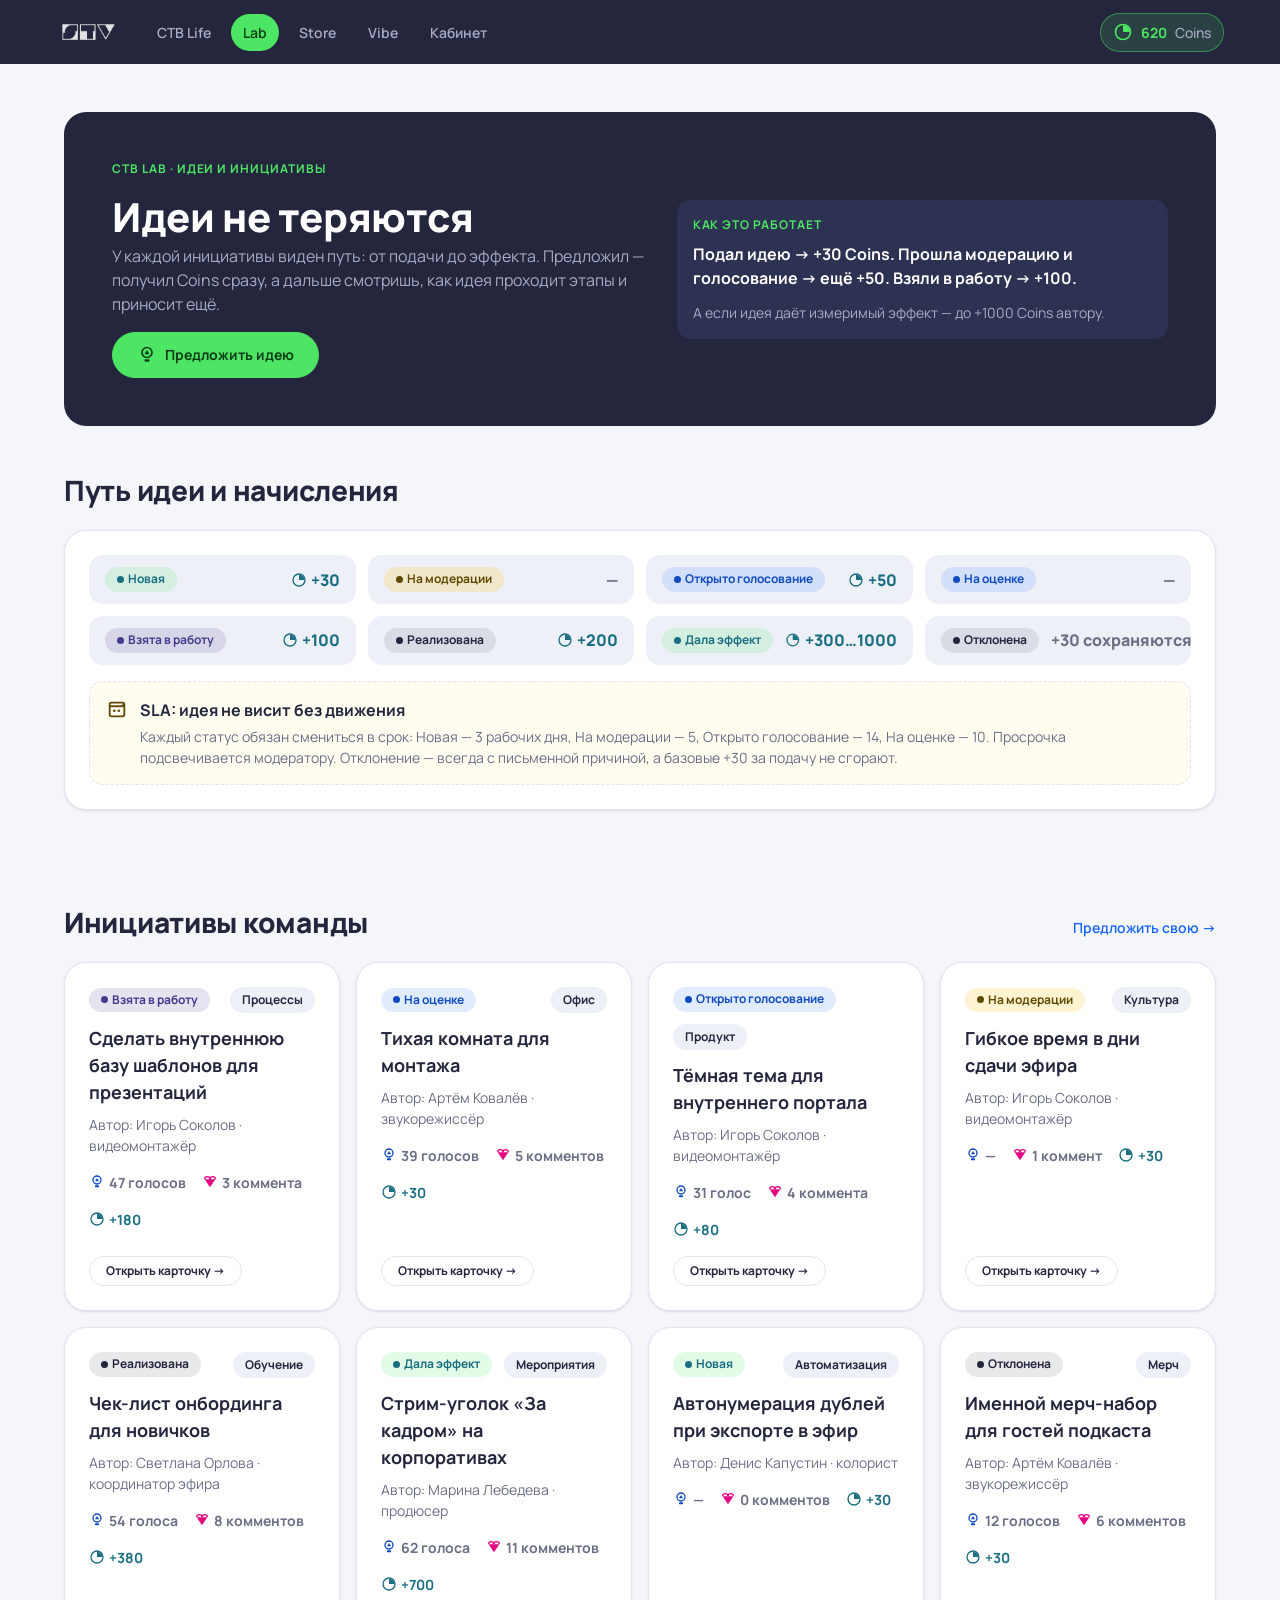
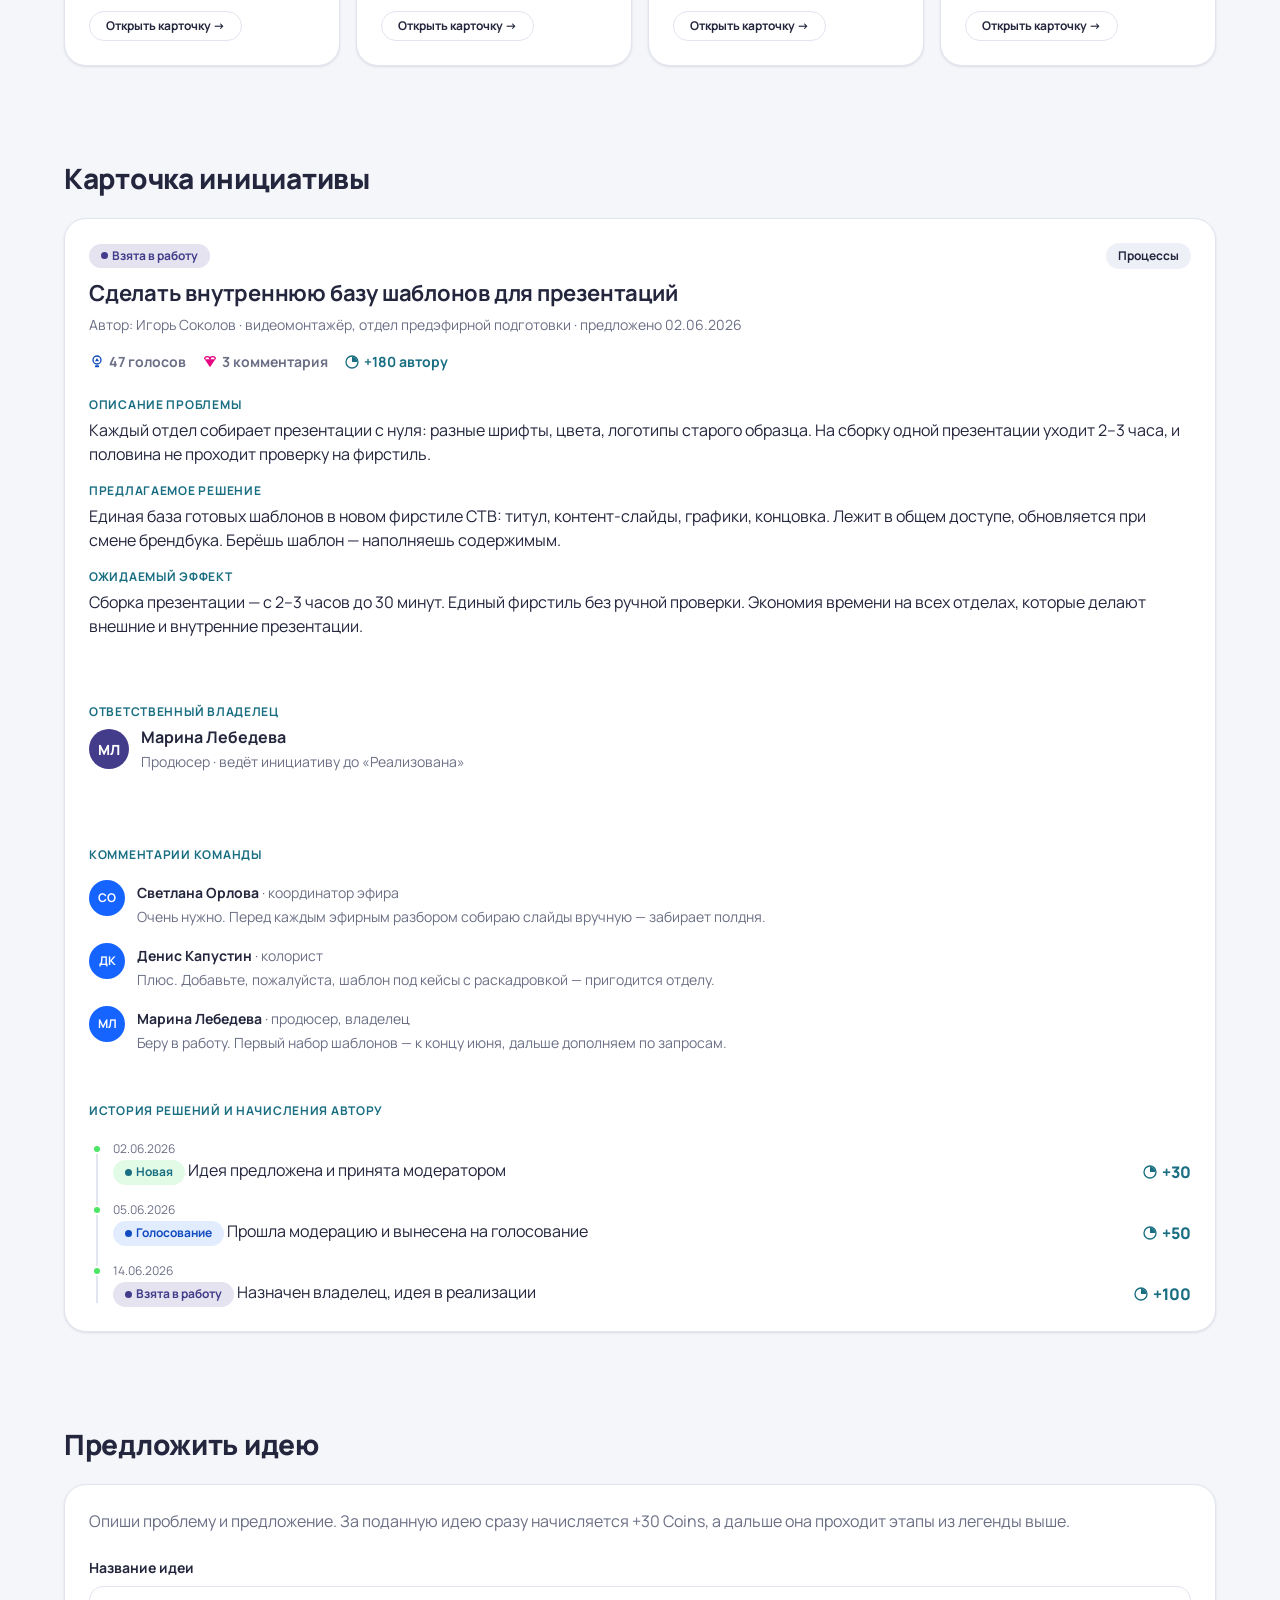
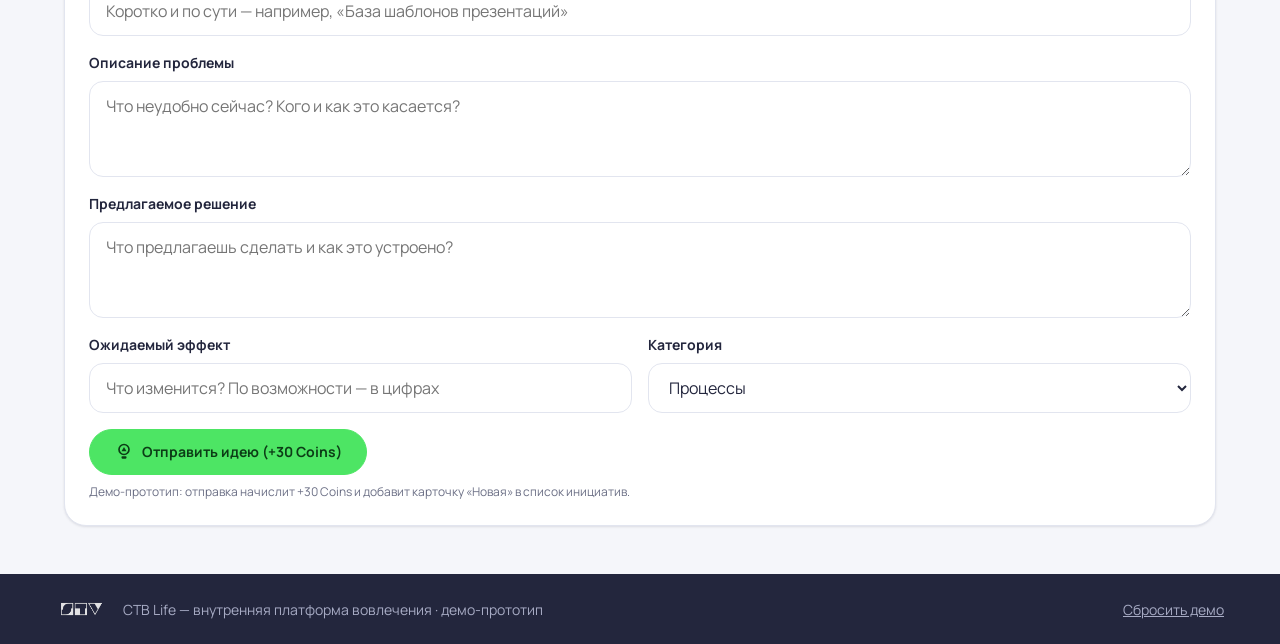
<file: lab.html>
<!DOCTYPE html>
<html lang="ru">
<head>
  <meta charset="UTF-8">
  <meta name="viewport" content="width=device-width, initial-scale=1">
  <title>СТВ Lab — идеи и инициативы</title>
  <!-- Веб-шрифт Manrope (substitute TT Norms) — как в styleguide.html.
       base.css также импортирует его через @import; здесь дублируем preconnect для скорости. -->
  <link rel="preconnect" href="https://fonts.googleapis.com">
  <link rel="preconnect" href="https://fonts.gstatic.com" crossorigin>
  <link href="https://fonts.googleapis.com/css2?family=Manrope:wght@300;400;500;600;700;800&display=swap&subset=cyrillic,cyrillic-ext,latin,latin-ext" rel="stylesheet">
  <link rel="stylesheet" href="styles/tokens.css">
  <link rel="stylesheet" href="styles/base.css">
  <style>
    /* ======================================================================
       ЛОКАЛЬНЫЕ СТИЛИ ГЛАВНОЙ (часть эталонной оболочки — копируется экранами).
       Только то, чего нет в base.css. Все значения — через токены.
       ====================================================================== */

    /* --- Герой-блок: приветствие + баланс на тёмном фоне бренда --- */
    .stv-hero {
      background: var(--color-dark-bg);
      color: var(--color-on-dark);
      border-radius: var(--radius-lg);
      padding: var(--space-6);
      display: grid;
      gap: var(--space-5);
      grid-template-columns: 1fr;
    }
    .stv-hero h1 { color: var(--color-on-dark); margin-bottom: var(--space-1); }
    .stv-hero__balance-value {
      font-size: var(--text-3xl);
      font-weight: var(--weight-extrabold);
      line-height: 1;
      color: var(--stv-green);
      display: inline-flex;
      align-items: center;
      gap: var(--space-2);
    }
    .stv-hero__balance-value .stv-icon { width: 32px; height: 32px; }
    .stv-hero__unit { color: var(--color-on-dark-muted); font-size: var(--text-lg); font-weight: var(--weight-semibold); }
    .stv-hero__gain {
      display: inline-flex; align-items: center; gap: var(--space-1);
      color: var(--stv-green); font-weight: var(--weight-bold); font-size: var(--text-sm);
    }
    .stv-hero__goal { background: var(--color-dark-surface); border-radius: var(--radius-md); padding: var(--space-4); }
    .stv-progress--on-dark { background: rgba(255,255,255,0.10); }
    @media (min-width: 768px) {
      .stv-hero { grid-template-columns: 1.1fr 1fr; align-items: center; padding: var(--space-8); }
    }

    /* --- Быстрые действия: карточки-кнопки с иконкой --- */
    .stv-actions {
      display: grid;
      gap: var(--space-3);
      grid-template-columns: repeat(auto-fill, minmax(160px, 1fr));
    }
    .stv-action {
      display: flex; flex-direction: column; gap: var(--space-3);
      padding: var(--space-4);
      background: var(--color-surface);
      border: 1px solid var(--color-border);
      border-radius: var(--radius-md);
      box-shadow: var(--shadow-sm);
      color: var(--color-text);
      font-weight: var(--weight-bold);
      transition: box-shadow var(--transition), transform var(--transition), border-color var(--transition);
    }
    .stv-action:hover { box-shadow: var(--shadow-md); transform: translateY(-2px); border-color: var(--stv-green); color: var(--color-text); }
    .stv-action__icon {
      display: grid; place-items: center;
      width: 40px; height: 40px;
      border-radius: var(--radius-sm);
      background: rgba(77,229,100,0.16);
    }
    .stv-action__icon .stv-icon { width: 22px; height: 22px; color: var(--stv-green-700); }

    /* --- Иконка по умолчанию (если не задан размер выше) --- */
    .stv-icon { width: 20px; height: 20px; }

    /* --- Список-таблица рейтинга / благодарностей --- */
    .stv-rank { display: flex; flex-direction: column; }
    .stv-rank__row {
      display: flex; align-items: center; gap: var(--space-3);
      padding-block: var(--space-3);
      border-bottom: 1px solid var(--color-border);
    }
    .stv-rank__row:last-child { border-bottom: 0; }
    .stv-rank__num {
      flex-shrink: 0;
      width: 28px; height: 28px;
      display: grid; place-items: center;
      border-radius: var(--radius-pill);
      background: var(--color-surface-2);
      font-weight: var(--weight-extrabold);
      font-size: var(--text-sm);
    }
    .stv-rank__row.is-me { background: rgba(77,229,100,0.10); border-radius: var(--radius-sm); padding-inline: var(--space-3); }
    .stv-rank__row.is-me .stv-rank__num { background: var(--stv-green); color: var(--color-accent-ink); }
    .stv-rank__name { font-weight: var(--weight-semibold); }
    .stv-rank__role { color: var(--color-text-muted); font-size: var(--text-sm); }
    .stv-rank__gain { margin-left: auto; color: var(--stv-green-700); font-weight: var(--weight-extrabold); white-space: nowrap; }

    /* --- Лента благодарностей --- */
    .stv-thank { display: flex; gap: var(--space-3); }
    .stv-thank__icon {
      flex-shrink: 0; width: 36px; height: 36px;
      display: grid; place-items: center;
      border-radius: var(--radius-pill);
      background: rgba(229,5,129,0.10);
    }
    .stv-thank__icon .stv-icon { width: 20px; height: 20px; color: var(--stv-pink); }
    .stv-thank__who { font-weight: var(--weight-bold); font-size: var(--text-sm); margin-bottom: 2px; }
    .stv-thank__text { color: var(--color-text-muted); font-size: var(--text-sm); }

    /* --- Карточка анонса / активности (лёгкая, без медиа) --- */
    .stv-meta { color: var(--color-text-muted); font-size: var(--text-sm); display: flex; flex-wrap: wrap; gap: var(--space-1) var(--space-3); }

    /* --- Футер --- */
    .stv-footer { background: var(--color-dark-bg); color: var(--color-on-dark-muted); }
    .stv-footer__inner {
      display: flex; align-items: center; gap: var(--space-4); flex-wrap: wrap;
      max-width: var(--container-max); margin-inline: auto;
      padding: var(--space-5) var(--space-4);
      font-size: var(--text-sm);
    }
    .stv-footer__inner img { height: 22px; width: auto; }

    /* ======================================================================
       ЛОКАЛЬНЫЕ СТИЛИ СТРАНИЦЫ LAB (после эталонной оболочки).
       Только специфика Lab: легенда статусов/начислений, метрики карточки
       инициативы, комментарии, таймлайн истории, форма подачи.
       ====================================================================== */

    /* --- Шапка Lab: слоган + кнопка-якорь --- */
    .stv-lab-head__cta { margin-top: var(--space-4); }

    /* --- Легенда: статус-этап → Coins + SLA --- */
    .stv-legend {
      display: grid;
      gap: var(--space-3);
      grid-template-columns: repeat(auto-fill, minmax(220px, 1fr));
    }
    .stv-legend__item {
      display: flex; align-items: center; gap: var(--space-3);
      padding: var(--space-3) var(--space-4);
      background: var(--color-surface-2);
      border-radius: var(--radius-md);
    }
    .stv-legend__coins {
      margin-left: auto;
      display: inline-flex; align-items: center; gap: var(--space-1);
      font-weight: var(--weight-extrabold); white-space: nowrap;
      color: var(--stv-green-700);
    }
    .stv-legend__coins .stv-icon { width: 16px; height: 16px; color: var(--stv-green-700); }
    .stv-legend__coins--neutral { color: var(--color-text-muted); }
    .stv-legend__sla {
      display: flex; gap: var(--space-3);
      margin-top: var(--space-4);
      padding: var(--space-4);
      border: 1px dashed var(--color-border);
      border-radius: var(--radius-md);
      background: rgba(255,194,0,0.06);
    }
    .stv-legend__sla .stv-icon { width: 22px; height: 22px; color: var(--stv-ochre-900); flex-shrink: 0; }

    /* --- Метрики на карточке инициативы (голоса / комменты / coins) --- */
    .stv-initmeta { display: flex; gap: var(--space-4); flex-wrap: wrap; }
    .stv-initmeta__item {
      display: inline-flex; align-items: center; gap: var(--space-1);
      font-size: var(--text-sm); font-weight: var(--weight-bold);
      color: var(--color-text-muted);
    }
    .stv-initmeta__item .stv-icon { width: 16px; height: 16px; }
    .stv-initmeta__item--votes .stv-icon { color: var(--stv-blue-700); }
    .stv-initmeta__item--comments .stv-icon { color: var(--stv-pink); }
    .stv-initmeta__item--coins { color: var(--stv-green-700); }
    .stv-initmeta__item--coins .stv-icon { color: var(--stv-green-700); }

    /* --- Раскрытая карточка инициативы --- */
    .stv-detail__field { margin-bottom: var(--space-4); }
    .stv-detail__label {
      font-size: var(--text-xs); font-weight: var(--weight-bold);
      letter-spacing: 0.06em; text-transform: uppercase;
      color: var(--stv-green-700); margin-bottom: var(--space-1);
    }
    .stv-detail__sep { border: 0; border-top: 1px solid var(--color-border); margin-block: var(--space-5); }

    /* Владелец инициативы */
    .stv-owner { display: flex; align-items: center; gap: var(--space-3); }
    .stv-owner__ava {
      flex-shrink: 0; width: 40px; height: 40px;
      display: grid; place-items: center;
      border-radius: var(--radius-pill);
      background: var(--stv-purple); color: #fff;
      font-weight: var(--weight-extrabold); font-size: var(--text-sm);
    }

    /* Комментарии сотрудников */
    .stv-comment { display: flex; gap: var(--space-3); }
    .stv-comment + .stv-comment { margin-top: var(--space-4); }
    .stv-comment__ava {
      flex-shrink: 0; width: 36px; height: 36px;
      display: grid; place-items: center;
      border-radius: var(--radius-pill);
      background: var(--stv-blue); color: #fff;
      font-weight: var(--weight-bold); font-size: var(--text-xs);
    }
    .stv-comment__who { font-weight: var(--weight-bold); font-size: var(--text-sm); }
    .stv-comment__role { color: var(--color-text-muted); font-weight: var(--weight-regular); }
    .stv-comment__text { color: var(--color-text-muted); font-size: var(--text-sm); margin-top: 2px; }

    /* Таймлайн истории решений + начислений */
    .stv-timeline { position: relative; padding-left: var(--space-5); }
    .stv-timeline::before {
      content: ""; position: absolute; left: 7px; top: 4px; bottom: 4px;
      width: 2px; background: var(--color-border);
    }
    .stv-timeline__item { position: relative; padding-bottom: var(--space-4); }
    .stv-timeline__item:last-child { padding-bottom: 0; }
    .stv-timeline__item::before {
      content: ""; position: absolute; left: calc(-1 * var(--space-5) + 3px); top: 4px;
      width: 10px; height: 10px; border-radius: 50%;
      background: var(--stv-green); border: 2px solid var(--color-surface);
    }
    .stv-timeline__date { font-size: var(--text-xs); color: var(--color-text-muted); }
    .stv-timeline__row { display: flex; align-items: center; gap: var(--space-3); }
    .stv-timeline__coins {
      margin-left: auto; display: inline-flex; align-items: center; gap: var(--space-1);
      font-weight: var(--weight-extrabold); color: var(--stv-green-700); white-space: nowrap;
    }
    .stv-timeline__coins .stv-icon { width: 16px; height: 16px; color: var(--stv-green-700); }

    /* --- Форма подачи идеи --- */
    .stv-form { display: grid; gap: var(--space-4); }
    .stv-field { display: grid; gap: var(--space-2); }
    .stv-field__label { font-weight: var(--weight-bold); font-size: var(--text-sm); }
    .stv-field__hint { color: var(--color-text-muted); font-size: var(--text-xs); }
    .stv-input, .stv-textarea, .stv-select {
      width: 100%;
      padding: var(--space-3) var(--space-4);
      border: 1.5px solid var(--color-border);
      border-radius: var(--radius-md);
      background: var(--color-surface);
      color: var(--color-text);
      font-size: var(--text-base);
      transition: border-color var(--transition), box-shadow var(--transition);
    }
    .stv-input:focus, .stv-textarea:focus, .stv-select:focus {
      outline: none; border-color: var(--stv-green);
      box-shadow: 0 0 0 3px rgba(77,229,100,0.18);
    }
    .stv-textarea { min-height: 96px; resize: vertical; line-height: var(--leading-normal); }
    .stv-field--two { display: grid; gap: var(--space-4); grid-template-columns: 1fr; }
    @media (min-width: 768px) {
      .stv-field--two { grid-template-columns: 1fr 1fr; }
    }
  </style>
</head>
<body>

  <!-- ============================================================================
       ИНЛАЙН-СПРАЙТ ИКОНОК (часть эталонной оболочки — копируется всеми экранами).
       <use href="assets/icons.svg#..."> блокируется при открытии по file://,
       поэтому все <symbol> вставлены прямо в начало <body>. После этого иконки
       работают через <svg class="stv-icon"><use href="#stv-coin"></use></svg>.
       ============================================================================ -->
  <svg width="0" height="0" style="position:absolute" aria-hidden="true">
    <symbol id="stv-coin" viewBox="0 0 24 24">
      <circle cx="12" cy="12" r="9" fill="none" stroke="currentColor" stroke-width="2"/>
      <path d="M12 12 L12 4 A8 8 0 0 1 20 12 Z" fill="currentColor"/>
    </symbol>
    <symbol id="stv-idea" viewBox="0 0 24 24">
      <circle cx="12" cy="9" r="6" fill="none" stroke="currentColor" stroke-width="2"/>
      <path d="M12 6 L15 11 L9 11 Z" fill="currentColor"/>
      <rect x="9" y="17" width="6" height="3" rx="1" fill="currentColor"/>
    </symbol>
    <symbol id="stv-store" viewBox="0 0 24 24">
      <path d="M4 8 L8 3 L16 3 L20 8 Z" fill="currentColor"/>
      <rect x="5" y="8" width="14" height="12" rx="2" fill="none" stroke="currentColor" stroke-width="2"/>
      <rect x="10" y="13" width="4" height="7" fill="currentColor"/>
    </symbol>
    <symbol id="stv-events" viewBox="0 0 24 24">
      <rect x="4" y="5" width="16" height="15" rx="2" fill="none" stroke="currentColor" stroke-width="2"/>
      <path d="M4 9 L20 9" stroke="currentColor" stroke-width="2"/>
      <path d="M20 5 L20 9 L16 9 Z" fill="currentColor"/>
      <circle cx="9" cy="14" r="1.4" fill="currentColor"/>
      <circle cx="14" cy="14" r="1.4" fill="currentColor"/>
    </symbol>
    <symbol id="stv-profile" viewBox="0 0 24 24">
      <circle cx="12" cy="8" r="4" fill="none" stroke="currentColor" stroke-width="2"/>
      <path d="M4 20 A8 8 0 0 1 20 20 Z" fill="currentColor"/>
    </symbol>
    <symbol id="stv-thanks" viewBox="0 0 24 24">
      <path d="M12 8 A4 4 0 0 1 20 8" fill="none" stroke="currentColor" stroke-width="2"/>
      <path d="M4 8 A4 4 0 0 1 12 8" fill="none" stroke="currentColor" stroke-width="2"/>
      <path d="M4 8 L12 20 L20 8 Z" fill="currentColor"/>
    </symbol>
    <symbol id="stv-arrow" viewBox="0 0 24 24">
      <rect x="4" y="10.5" width="11" height="3" fill="currentColor"/>
      <path d="M13 6 L20 12 L13 18 Z" fill="currentColor"/>
    </symbol>
  </svg>

  <!-- ============================================================================
       НАВБАР (эталонная оболочка — копируется всеми экранами; меняется только
       класс .is-active на соответствующем пункте). Активен: Lab.
       ============================================================================ -->
  <header class="stv-navbar">
    <div class="stv-navbar__inner">
      <a class="stv-navbar__brand" href="index.html" aria-label="СТВ Life — на главную">
        <img src="assets/logo/logo-mono-invert-transparent.png" alt="СТВ">
      </a>
      <nav class="stv-navbar__nav">
        <a class="stv-navbar__link" href="index.html">СТВ Life</a>
        <a class="stv-navbar__link is-active" href="lab.html">Lab</a>
        <a class="stv-navbar__link" href="store.html">Store</a>
        <a class="stv-navbar__link" href="vibe.html">Vibe</a>
        <a class="stv-navbar__link" href="cabinet.html">Кабинет</a>
      </nav>
      <!-- Чип баланса кликабелен → ЛК (сквозное правило §2) -->
      <a class="stv-balance" href="cabinet.html" aria-label="Баланс 620 Coins — в личный кабинет">
        <svg class="stv-balance__icon stv-icon" aria-hidden="true"><use href="#stv-coin"></use></svg>
        <span class="stv-balance__value" data-balance>620</span>
        <span class="stv-balance__unit">Coins</span>
      </a>
    </div>
  </header>

  <main class="stv-container">

    <!-- ========================================================================
         1. ШАПКА LAB (§1.4 / §6) — заголовок, слоган, кнопка-якорь к форме
         ======================================================================== -->
    <section class="stv-section">
      <div class="stv-hero">
        <div>
          <p class="stv-eyebrow" style="color:var(--stv-green)">СТВ Lab · идеи и инициативы</p>
          <h1>Идеи не теряются</h1>
          <p style="color:var(--color-on-dark-muted);margin:0">
            У каждой инициативы виден путь: от подачи до эффекта. Предложил — получил Coins сразу,
            а дальше смотришь, как идея проходит этапы и приносит ещё.
          </p>
          <p class="stv-lab-head__cta">
            <a class="stv-btn stv-btn--primary" href="#idea-form">
              <svg class="stv-icon" aria-hidden="true"><use href="#stv-idea"></use></svg>
              Предложить идею
            </a>
          </p>
        </div>
        <div class="stv-hero__goal">
          <p class="stv-eyebrow" style="color:var(--stv-green);margin-bottom:var(--space-2)">Как это работает</p>
          <p style="color:var(--color-on-dark);margin:0 0 var(--space-3);font-weight:var(--weight-bold)">
            Подал идею → +30 Coins. Прошла модерацию и голосование → ещё +50. Взяли в работу → +100.
          </p>
          <p style="color:var(--color-on-dark-muted);margin:0;font-size:var(--text-sm)">
            А если идея даёт измеримый эффект — до +1000 Coins автору.
          </p>
        </div>
      </div>
    </section>

    <!-- ========================================================================
         2. ЛЕГЕНДА СТАТУСОВ + НАЧИСЛЕНИЙ (§6) + ПЛАШКА SLA (§6.2)
         ======================================================================== -->
    <section class="stv-section" style="padding-top:0">
      <div class="stv-section-head"><h2>Путь идеи и начисления</h2></div>
      <div class="stv-card">
        <div class="stv-legend">

          <div class="stv-legend__item">
            <span class="stv-status stv-status--new">Новая</span>
            <span class="stv-legend__coins"><svg class="stv-icon" aria-hidden="true"><use href="#stv-coin"></use></svg>+30</span>
          </div>

          <div class="stv-legend__item">
            <span class="stv-status stv-status--preorder">На модерации</span>
            <span class="stv-legend__coins stv-legend__coins--neutral">—</span>
          </div>

          <div class="stv-legend__item">
            <span class="stv-status stv-status--vote">Открыто голосование</span>
            <span class="stv-legend__coins"><svg class="stv-icon" aria-hidden="true"><use href="#stv-coin"></use></svg>+50</span>
          </div>

          <div class="stv-legend__item">
            <span class="stv-status stv-status--vote">На оценке</span>
            <span class="stv-legend__coins stv-legend__coins--neutral">—</span>
          </div>

          <div class="stv-legend__item">
            <span class="stv-status stv-status--progress">Взята в работу</span>
            <span class="stv-legend__coins"><svg class="stv-icon" aria-hidden="true"><use href="#stv-coin"></use></svg>+100</span>
          </div>

          <div class="stv-legend__item">
            <span class="stv-status stv-status--done">Реализована</span>
            <span class="stv-legend__coins"><svg class="stv-icon" aria-hidden="true"><use href="#stv-coin"></use></svg>+200</span>
          </div>

          <div class="stv-legend__item">
            <span class="stv-status stv-status--instock">Дала эффект</span>
            <span class="stv-legend__coins"><svg class="stv-icon" aria-hidden="true"><use href="#stv-coin"></use></svg>+300…1000</span>
          </div>

          <div class="stv-legend__item">
            <span class="stv-status stv-status--done">Отклонена</span>
            <span class="stv-legend__coins stv-legend__coins--neutral">+30 сохраняются</span>
          </div>

        </div>

        <!-- Плашка SLA (§6.2): за сколько дней статус обязан сдвинуться -->
        <div class="stv-legend__sla">
          <svg class="stv-icon" aria-hidden="true"><use href="#stv-events"></use></svg>
          <div>
            <p style="margin:0 0 var(--space-1);font-weight:var(--weight-bold)">SLA: идея не висит без движения</p>
            <p class="stv-small stv-muted" style="margin:0">
              Каждый статус обязан смениться в срок: Новая — 3 рабочих дня, На модерации — 5,
              Открыто голосование — 14, На оценке — 10. Просрочка подсвечивается модератору.
              Отклонение — всегда с письменной причиной, а базовые +30 за подачу не сгорают.
            </p>
          </div>
        </div>
      </div>
    </section>

    <!-- ========================================================================
         3. СПИСОК ИНИЦИАТИВ (§3.5 + §3.9 + сценарий §14) — сетка карточек
         ======================================================================== -->
    <section class="stv-section">
      <div class="stv-section-head">
        <h2>Инициативы команды</h2>
        <a class="stv-section-head__link" href="#idea-form">Предложить свою →</a>
      </div>
      <div class="stv-grid">

        <!-- 1. База шаблонов презентаций — сквозная идея §14 (Игорь Соколов) -->
        <article class="stv-card stv-card--hover">
          <div class="stv-row stv-row--between" style="margin-bottom:var(--space-3)">
            <span class="stv-status stv-status--progress">Взята в работу</span>
            <span class="stv-badge">Процессы</span>
          </div>
          <div class="stv-card__title">Сделать внутреннюю базу шаблонов для презентаций</div>
          <p class="stv-small stv-muted" style="margin-bottom:var(--space-4)">Автор: Игорь Соколов · видеомонтажёр</p>
          <div class="stv-initmeta">
            <span class="stv-initmeta__item stv-initmeta__item--votes"><svg class="stv-icon" aria-hidden="true"><use href="#stv-idea"></use></svg>47 голосов</span>
            <span class="stv-initmeta__item stv-initmeta__item--comments"><svg class="stv-icon" aria-hidden="true"><use href="#stv-thanks"></use></svg>3 коммента</span>
            <span class="stv-initmeta__item stv-initmeta__item--coins"><svg class="stv-icon" aria-hidden="true"><use href="#stv-coin"></use></svg>+180</span>
          </div>
          <div class="stv-card__foot">
            <a class="stv-btn stv-btn--secondary stv-btn--sm" href="#init-templates">Открыть карточку →</a>
          </div>
        </article>

        <!-- 2. Тихая комната для монтажа — топ §3.9 -->
        <article class="stv-card stv-card--hover">
          <div class="stv-row stv-row--between" style="margin-bottom:var(--space-3)">
            <span class="stv-status stv-status--vote">На оценке</span>
            <span class="stv-badge">Офис</span>
          </div>
          <div class="stv-card__title">Тихая комната для монтажа</div>
          <p class="stv-small stv-muted" style="margin-bottom:var(--space-4)">Автор: Артём Ковалёв · звукорежиссёр</p>
          <div class="stv-initmeta">
            <span class="stv-initmeta__item stv-initmeta__item--votes"><svg class="stv-icon" aria-hidden="true"><use href="#stv-idea"></use></svg>39 голосов</span>
            <span class="stv-initmeta__item stv-initmeta__item--comments"><svg class="stv-icon" aria-hidden="true"><use href="#stv-thanks"></use></svg>5 комментов</span>
            <span class="stv-initmeta__item stv-initmeta__item--coins"><svg class="stv-icon" aria-hidden="true"><use href="#stv-coin"></use></svg>+30</span>
          </div>
          <div class="stv-card__foot">
            <a class="stv-btn stv-btn--secondary stv-btn--sm" href="#init-templates">Открыть карточку →</a>
          </div>
        </article>

        <!-- 3. Тёмная тема внутреннего портала — §3.5 / §3.9 (Игорь) -->
        <article class="stv-card stv-card--hover">
          <div class="stv-row stv-row--between" style="margin-bottom:var(--space-3)">
            <span class="stv-status stv-status--vote">Открыто голосование</span>
            <span class="stv-badge">Продукт</span>
          </div>
          <div class="stv-card__title">Тёмная тема для внутреннего портала</div>
          <p class="stv-small stv-muted" style="margin-bottom:var(--space-4)">Автор: Игорь Соколов · видеомонтажёр</p>
          <div class="stv-initmeta">
            <span class="stv-initmeta__item stv-initmeta__item--votes"><svg class="stv-icon" aria-hidden="true"><use href="#stv-idea"></use></svg>31 голос</span>
            <span class="stv-initmeta__item stv-initmeta__item--comments"><svg class="stv-icon" aria-hidden="true"><use href="#stv-thanks"></use></svg>4 коммента</span>
            <span class="stv-initmeta__item stv-initmeta__item--coins"><svg class="stv-icon" aria-hidden="true"><use href="#stv-coin"></use></svg>+80</span>
          </div>
          <div class="stv-card__foot">
            <a class="stv-btn stv-btn--secondary stv-btn--sm" href="#init-templates">Открыть карточку →</a>
          </div>
        </article>

        <!-- 4. Гибкое время в дни сдачи эфира — §3.5 (Игорь) -->
        <article class="stv-card stv-card--hover">
          <div class="stv-row stv-row--between" style="margin-bottom:var(--space-3)">
            <span class="stv-status stv-status--preorder">На модерации</span>
            <span class="stv-badge">Культура</span>
          </div>
          <div class="stv-card__title">Гибкое время в дни сдачи эфира</div>
          <p class="stv-small stv-muted" style="margin-bottom:var(--space-4)">Автор: Игорь Соколов · видеомонтажёр</p>
          <div class="stv-initmeta">
            <span class="stv-initmeta__item stv-initmeta__item--votes"><svg class="stv-icon" aria-hidden="true"><use href="#stv-idea"></use></svg>—</span>
            <span class="stv-initmeta__item stv-initmeta__item--comments"><svg class="stv-icon" aria-hidden="true"><use href="#stv-thanks"></use></svg>1 коммент</span>
            <span class="stv-initmeta__item stv-initmeta__item--coins"><svg class="stv-icon" aria-hidden="true"><use href="#stv-coin"></use></svg>+30</span>
          </div>
          <div class="stv-card__foot">
            <a class="stv-btn stv-btn--secondary stv-btn--sm" href="#init-templates">Открыть карточку →</a>
          </div>
        </article>

        <!-- 5. Онбординг-чеклист новичка — реализованная (показываем «Реализована») -->
        <article class="stv-card stv-card--hover">
          <div class="stv-row stv-row--between" style="margin-bottom:var(--space-3)">
            <span class="stv-status stv-status--done">Реализована</span>
            <span class="stv-badge">Обучение</span>
          </div>
          <div class="stv-card__title">Чек-лист онбординга для новичков</div>
          <p class="stv-small stv-muted" style="margin-bottom:var(--space-4)">Автор: Светлана Орлова · координатор эфира</p>
          <div class="stv-initmeta">
            <span class="stv-initmeta__item stv-initmeta__item--votes"><svg class="stv-icon" aria-hidden="true"><use href="#stv-idea"></use></svg>54 голоса</span>
            <span class="stv-initmeta__item stv-initmeta__item--comments"><svg class="stv-icon" aria-hidden="true"><use href="#stv-thanks"></use></svg>8 комментов</span>
            <span class="stv-initmeta__item stv-initmeta__item--coins"><svg class="stv-icon" aria-hidden="true"><use href="#stv-coin"></use></svg>+380</span>
          </div>
          <div class="stv-card__foot">
            <a class="stv-btn stv-btn--secondary stv-btn--sm" href="#init-templates">Открыть карточку →</a>
          </div>
        </article>

        <!-- 6. Стрим-уголок на корпоративах — дала эффект -->
        <article class="stv-card stv-card--hover">
          <div class="stv-row stv-row--between" style="margin-bottom:var(--space-3)">
            <span class="stv-status stv-status--instock">Дала эффект</span>
            <span class="stv-badge">Мероприятия</span>
          </div>
          <div class="stv-card__title">Стрим-уголок «За кадром» на корпоративах</div>
          <p class="stv-small stv-muted" style="margin-bottom:var(--space-4)">Автор: Марина Лебедева · продюсер</p>
          <div class="stv-initmeta">
            <span class="stv-initmeta__item stv-initmeta__item--votes"><svg class="stv-icon" aria-hidden="true"><use href="#stv-idea"></use></svg>62 голоса</span>
            <span class="stv-initmeta__item stv-initmeta__item--comments"><svg class="stv-icon" aria-hidden="true"><use href="#stv-thanks"></use></svg>11 комментов</span>
            <span class="stv-initmeta__item stv-initmeta__item--coins"><svg class="stv-icon" aria-hidden="true"><use href="#stv-coin"></use></svg>+700</span>
          </div>
          <div class="stv-card__foot">
            <a class="stv-btn stv-btn--secondary stv-btn--sm" href="#init-templates">Открыть карточку →</a>
          </div>
        </article>

        <!-- 7. Автонумерация дублей при экспорте — новая -->
        <article class="stv-card stv-card--hover">
          <div class="stv-row stv-row--between" style="margin-bottom:var(--space-3)">
            <span class="stv-status stv-status--new">Новая</span>
            <span class="stv-badge">Автоматизация</span>
          </div>
          <div class="stv-card__title">Автонумерация дублей при экспорте в эфир</div>
          <p class="stv-small stv-muted" style="margin-bottom:var(--space-4)">Автор: Денис Капустин · колорист</p>
          <div class="stv-initmeta">
            <span class="stv-initmeta__item stv-initmeta__item--votes"><svg class="stv-icon" aria-hidden="true"><use href="#stv-idea"></use></svg>—</span>
            <span class="stv-initmeta__item stv-initmeta__item--comments"><svg class="stv-icon" aria-hidden="true"><use href="#stv-thanks"></use></svg>0 комментов</span>
            <span class="stv-initmeta__item stv-initmeta__item--coins"><svg class="stv-icon" aria-hidden="true"><use href="#stv-coin"></use></svg>+30</span>
          </div>
          <div class="stv-card__foot">
            <a class="stv-btn stv-btn--secondary stv-btn--sm" href="#init-templates">Открыть карточку →</a>
          </div>
        </article>

        <!-- 8. Мерч-набор спикера подкаста — отклонена (с сохранением +30) -->
        <article class="stv-card stv-card--hover">
          <div class="stv-row stv-row--between" style="margin-bottom:var(--space-3)">
            <span class="stv-status stv-status--done">Отклонена</span>
            <span class="stv-badge">Мерч</span>
          </div>
          <div class="stv-card__title">Именной мерч-набор для гостей подкаста</div>
          <p class="stv-small stv-muted" style="margin-bottom:var(--space-4)">Автор: Артём Ковалёв · звукорежиссёр</p>
          <div class="stv-initmeta">
            <span class="stv-initmeta__item stv-initmeta__item--votes"><svg class="stv-icon" aria-hidden="true"><use href="#stv-idea"></use></svg>12 голосов</span>
            <span class="stv-initmeta__item stv-initmeta__item--comments"><svg class="stv-icon" aria-hidden="true"><use href="#stv-thanks"></use></svg>6 комментов</span>
            <span class="stv-initmeta__item stv-initmeta__item--coins"><svg class="stv-icon" aria-hidden="true"><use href="#stv-coin"></use></svg>+30</span>
          </div>
          <div class="stv-card__foot">
            <a class="stv-btn stv-btn--secondary stv-btn--sm" href="#init-templates">Открыть карточку →</a>
          </div>
        </article>

      </div>
    </section>

    <!-- ========================================================================
         4. РАСКРЫТАЯ КАРТОЧКА ИНИЦИАТИВЫ (§6.1) — сквозная идея §14
         «База шаблонов презентаций», автор Игорь Соколов.
         ======================================================================== -->
    <section class="stv-section" id="init-templates">
      <div class="stv-section-head"><h2>Карточка инициативы</h2></div>
      <div class="stv-card">

        <!-- Заголовок + автор + статус-чип + метрики -->
        <div class="stv-row stv-row--between" style="margin-bottom:var(--space-3)">
          <span class="stv-status stv-status--progress">Взята в работу</span>
          <span class="stv-badge">Процессы</span>
        </div>
        <h3 style="margin-bottom:var(--space-2)">Сделать внутреннюю базу шаблонов для презентаций</h3>
        <p class="stv-small stv-muted" style="margin-bottom:var(--space-4)">
          Автор: Игорь Соколов · видеомонтажёр, отдел предэфирной подготовки · предложено 02.06.2026
        </p>
        <div class="stv-initmeta" style="margin-bottom:var(--space-5)">
          <span class="stv-initmeta__item stv-initmeta__item--votes"><svg class="stv-icon" aria-hidden="true"><use href="#stv-idea"></use></svg>47 голосов</span>
          <span class="stv-initmeta__item stv-initmeta__item--comments"><svg class="stv-icon" aria-hidden="true"><use href="#stv-thanks"></use></svg>3 комментария</span>
          <span class="stv-initmeta__item stv-initmeta__item--coins"><svg class="stv-icon" aria-hidden="true"><use href="#stv-coin"></use></svg>+180 автору</span>
        </div>

        <!-- Проблема / решение / эффект (§6.1) -->
        <div class="stv-detail__field">
          <div class="stv-detail__label">Описание проблемы</div>
          <p style="margin:0">
            Каждый отдел собирает презентации с нуля: разные шрифты, цвета, логотипы старого образца.
            На сборку одной презентации уходит 2–3 часа, и половина не проходит проверку на фирстиль.
          </p>
        </div>
        <div class="stv-detail__field">
          <div class="stv-detail__label">Предлагаемое решение</div>
          <p style="margin:0">
            Единая база готовых шаблонов в новом фирстиле СТВ: титул, контент-слайды, графики, концовка.
            Лежит в общем доступе, обновляется при смене брендбука. Берёшь шаблон — наполняешь содержимым.
          </p>
        </div>
        <div class="stv-detail__field">
          <div class="stv-detail__label">Ожидаемый эффект</div>
          <p style="margin:0">
            Сборка презентации — с 2–3 часов до 30 минут. Единый фирстиль без ручной проверки.
            Экономия времени на всех отделах, которые делают внешние и внутренние презентации.
          </p>
        </div>

        <hr class="stv-detail__sep">

        <!-- Ответственный владелец -->
        <div class="stv-detail__label">Ответственный владелец</div>
        <div class="stv-owner" style="margin-bottom:var(--space-5)">
          <span class="stv-owner__ava">МЛ</span>
          <span>
            <span style="font-weight:var(--weight-bold)">Марина Лебедева</span><br>
            <span class="stv-small stv-muted">Продюсер · ведёт инициативу до «Реализована»</span>
          </span>
        </div>

        <hr class="stv-detail__sep">

        <!-- Комментарии сотрудников (2–3 мок-коммента) -->
        <div class="stv-detail__label">Комментарии команды</div>
        <div style="margin-top:var(--space-3)">
          <div class="stv-comment">
            <span class="stv-comment__ava">СО</span>
            <span>
              <span class="stv-comment__who">Светлана Орлова <span class="stv-comment__role">· координатор эфира</span></span>
              <p class="stv-comment__text">Очень нужно. Перед каждым эфирным разбором собираю слайды вручную — забирает полдня.</p>
            </span>
          </div>
          <div class="stv-comment">
            <span class="stv-comment__ava">ДК</span>
            <span>
              <span class="stv-comment__who">Денис Капустин <span class="stv-comment__role">· колорист</span></span>
              <p class="stv-comment__text">Плюс. Добавьте, пожалуйста, шаблон под кейсы с раскадровкой — пригодится отделу.</p>
            </span>
          </div>
          <div class="stv-comment">
            <span class="stv-comment__ava">МЛ</span>
            <span>
              <span class="stv-comment__who">Марина Лебедева <span class="stv-comment__role">· продюсер, владелец</span></span>
              <p class="stv-comment__text">Беру в работу. Первый набор шаблонов — к концу июня, дальше дополняем по запросам.</p>
            </span>
          </div>
        </div>

        <hr class="stv-detail__sep">

        <!-- История решений + начисленные Coins автору (+30 → +50 → +100) -->
        <div class="stv-detail__label">История решений и начисления автору</div>
        <div class="stv-timeline" style="margin-top:var(--space-4)">
          <div class="stv-timeline__item">
            <div class="stv-timeline__date">02.06.2026</div>
            <div class="stv-timeline__row">
              <span><span class="stv-status stv-status--new">Новая</span> Идея предложена и принята модератором</span>
              <span class="stv-timeline__coins"><svg class="stv-icon" aria-hidden="true"><use href="#stv-coin"></use></svg>+30</span>
            </div>
          </div>
          <div class="stv-timeline__item">
            <div class="stv-timeline__date">05.06.2026</div>
            <div class="stv-timeline__row">
              <span><span class="stv-status stv-status--vote">Голосование</span> Прошла модерацию и вынесена на голосование</span>
              <span class="stv-timeline__coins"><svg class="stv-icon" aria-hidden="true"><use href="#stv-coin"></use></svg>+50</span>
            </div>
          </div>
          <div class="stv-timeline__item">
            <div class="stv-timeline__date">14.06.2026</div>
            <div class="stv-timeline__row">
              <span><span class="stv-status stv-status--progress">Взята в работу</span> Назначен владелец, идея в реализации</span>
              <span class="stv-timeline__coins"><svg class="stv-icon" aria-hidden="true"><use href="#stv-coin"></use></svg>+100</span>
            </div>
          </div>
        </div>

      </div>
    </section>

    <!-- ========================================================================
         5. ФОРМА ПОДАЧИ ИДЕИ (§6.1) — статична, без JS (обработка — фаза 4)
         ======================================================================== -->
    <section class="stv-section">
      <div class="stv-section-head"><h2>Предложить идею</h2></div>
      <div class="stv-card">
        <p class="stv-muted" style="margin-bottom:var(--space-5)">
          Опиши проблему и предложение. За поданную идею сразу начисляется +30 Coins,
          а дальше она проходит этапы из легенды выше.
        </p>
        <!-- id="idea-form" — пригодится фазе 4 (обработка сабмита). Сейчас форма статична. -->
        <form class="stv-form" id="idea-form">

          <div class="stv-field">
            <label class="stv-field__label" for="idea-title">Название идеи</label>
            <input class="stv-input" type="text" id="idea-title" name="title" placeholder="Коротко и по сути — например, «База шаблонов презентаций»">
          </div>

          <div class="stv-field">
            <label class="stv-field__label" for="idea-problem">Описание проблемы</label>
            <textarea class="stv-textarea" id="idea-problem" name="problem" placeholder="Что неудобно сейчас? Кого и как это касается?"></textarea>
          </div>

          <div class="stv-field">
            <label class="stv-field__label" for="idea-solution">Предлагаемое решение</label>
            <textarea class="stv-textarea" id="idea-solution" name="solution" placeholder="Что предлагаешь сделать и как это устроено?"></textarea>
          </div>

          <div class="stv-field--two">
            <div class="stv-field">
              <label class="stv-field__label" for="idea-effect">Ожидаемый эффект</label>
              <input class="stv-input" type="text" id="idea-effect" name="effect" placeholder="Что изменится? По возможности — в цифрах">
            </div>
            <div class="stv-field">
              <label class="stv-field__label" for="idea-category">Категория</label>
              <select class="stv-select" id="idea-category" name="category">
                <option value="processes">Процессы</option>
                <option value="automation">Автоматизация</option>
                <option value="culture">Культура</option>
                <option value="product">Продукт</option>
                <option value="office">Офис</option>
                <option value="learning">Обучение</option>
                <option value="events">Мероприятия</option>
                <option value="merch">Мерч</option>
              </select>
            </div>
          </div>

          <div>
            <button class="stv-btn stv-btn--primary" type="submit">
              <svg class="stv-icon" aria-hidden="true"><use href="#stv-idea"></use></svg>
              Отправить идею (+30 Coins)
            </button>
            <p class="stv-field__hint" style="margin-top:var(--space-2)">
              Демо-прототип: отправка начислит +30 Coins и добавит карточку «Новая» в список инициатив.
            </p>
          </div>

        </form>
      </div>
    </section>

  </main>

  <!-- ============================================================================
       ФУТЕР (эталонная оболочка — копируется всеми экранами).
       ============================================================================ -->
  <footer class="stv-footer">
    <div class="stv-footer__inner">
      <img src="assets/logo/logo-mono-invert-transparent.png" alt="СТВ">
      <span>СТВ Life — внутренняя платформа вовлечения · демо-прототип</span>
      <a href="#" id="stv-reset-demo" style="margin-left:auto;color:var(--color-on-dark-muted);text-decoration:underline">Сбросить демо</a>
    </div>
  </footer>

  <!-- Интерактив демо-сценария (Фаза 4). defer — DOM готов к моменту запуска. -->
  <script src="scripts/app.js" defer></script>

</body>
</html>
</file>
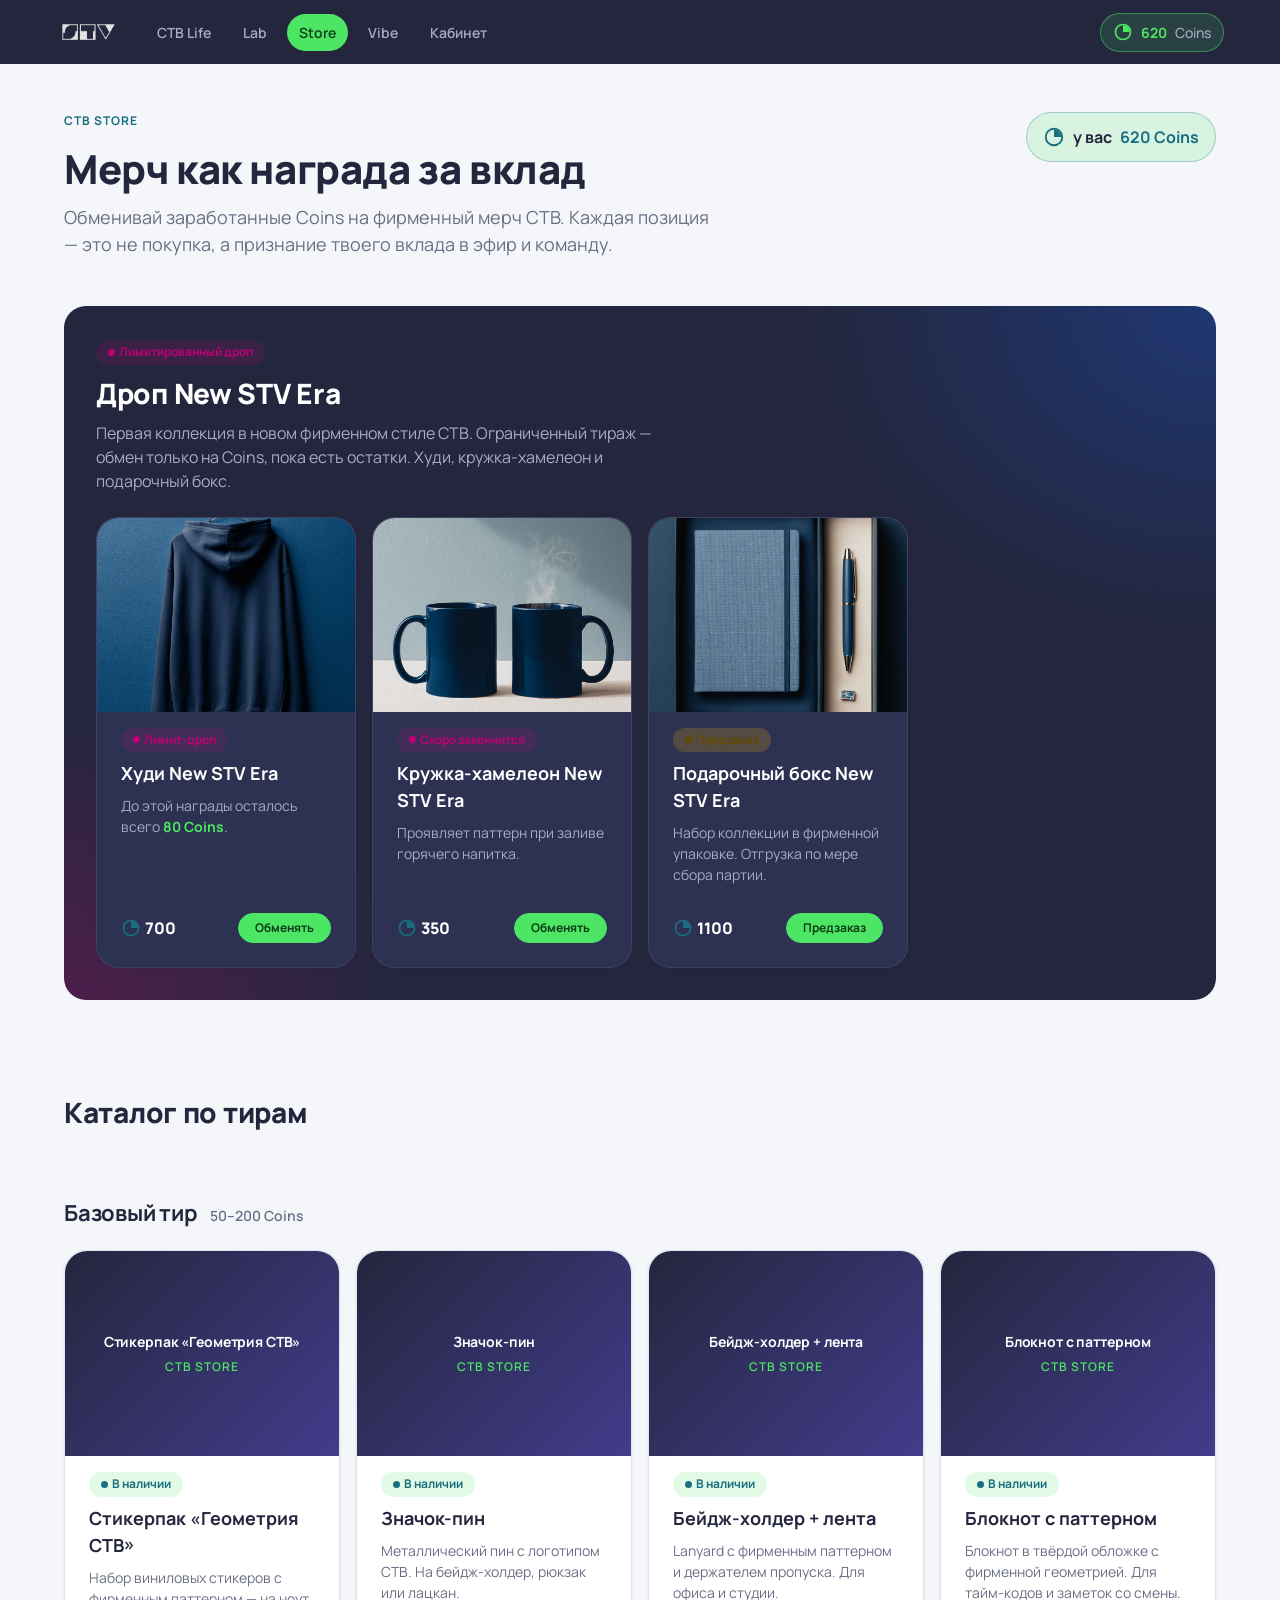
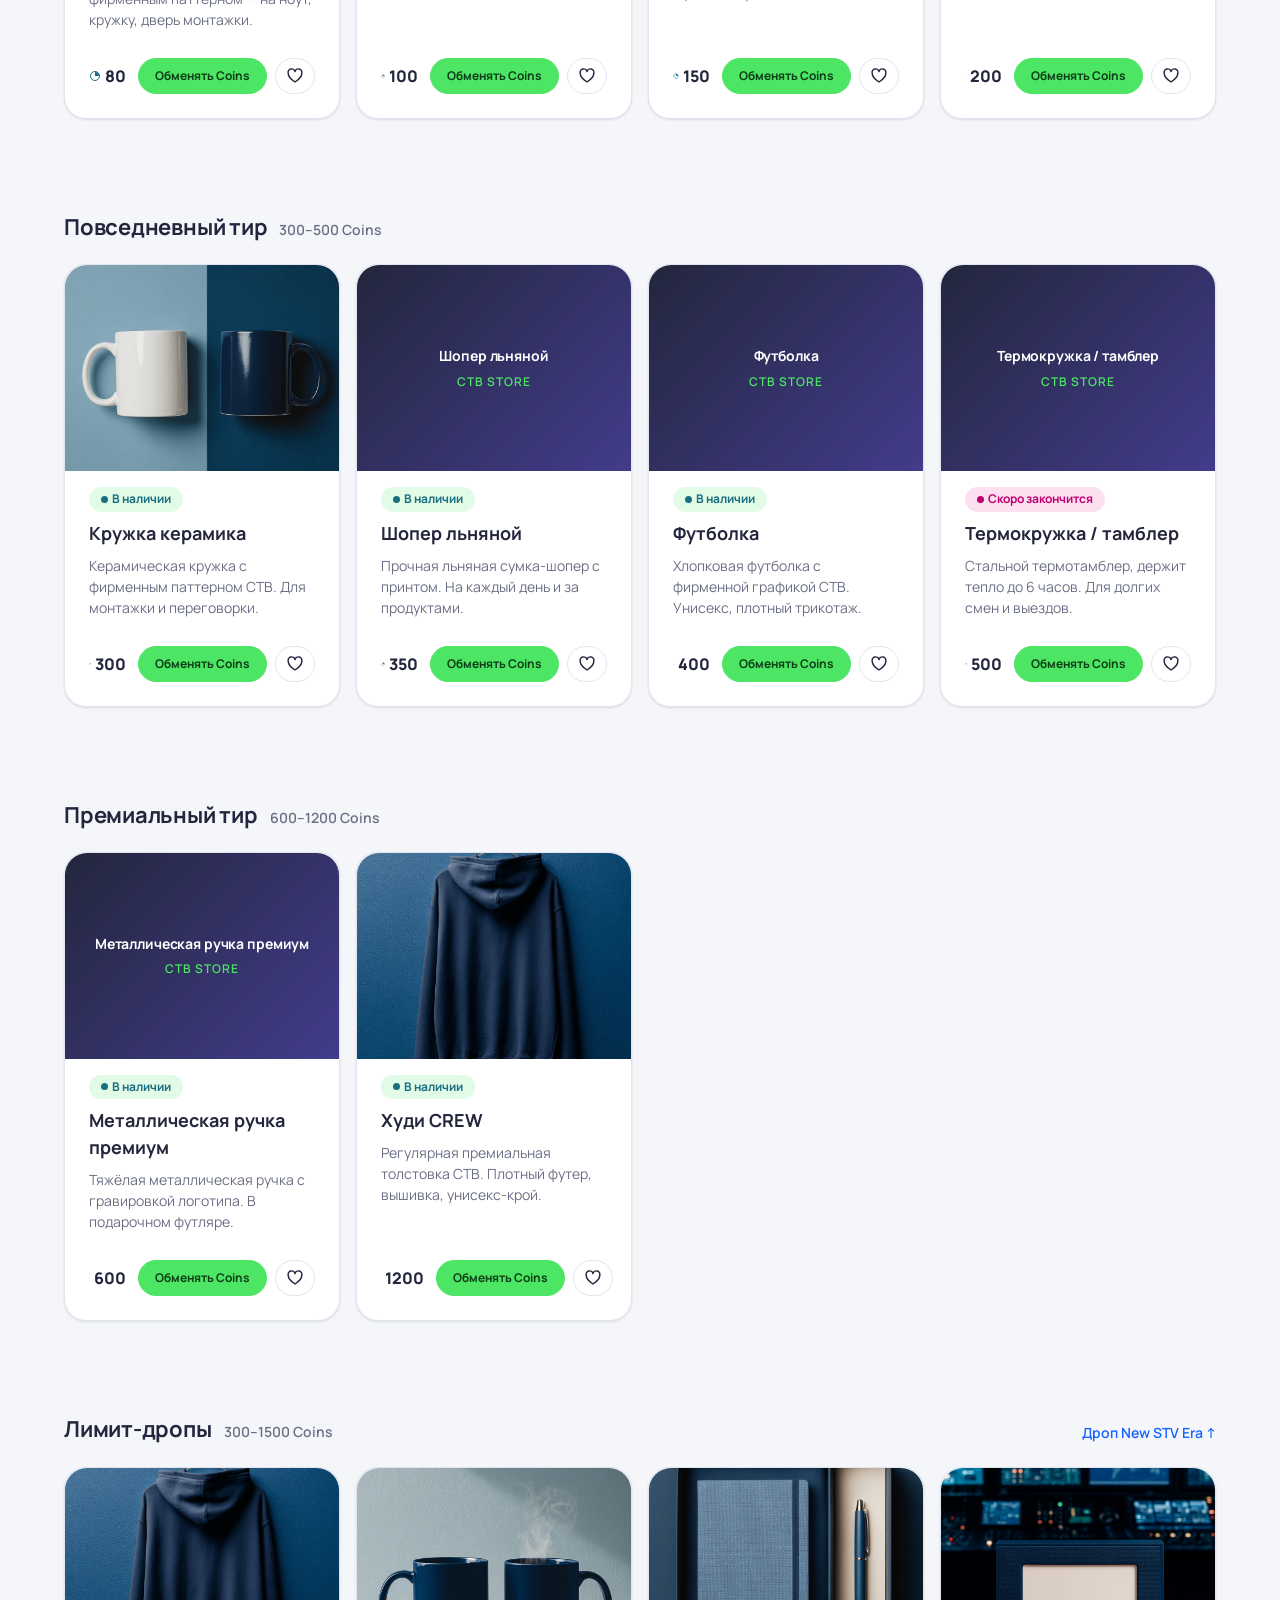
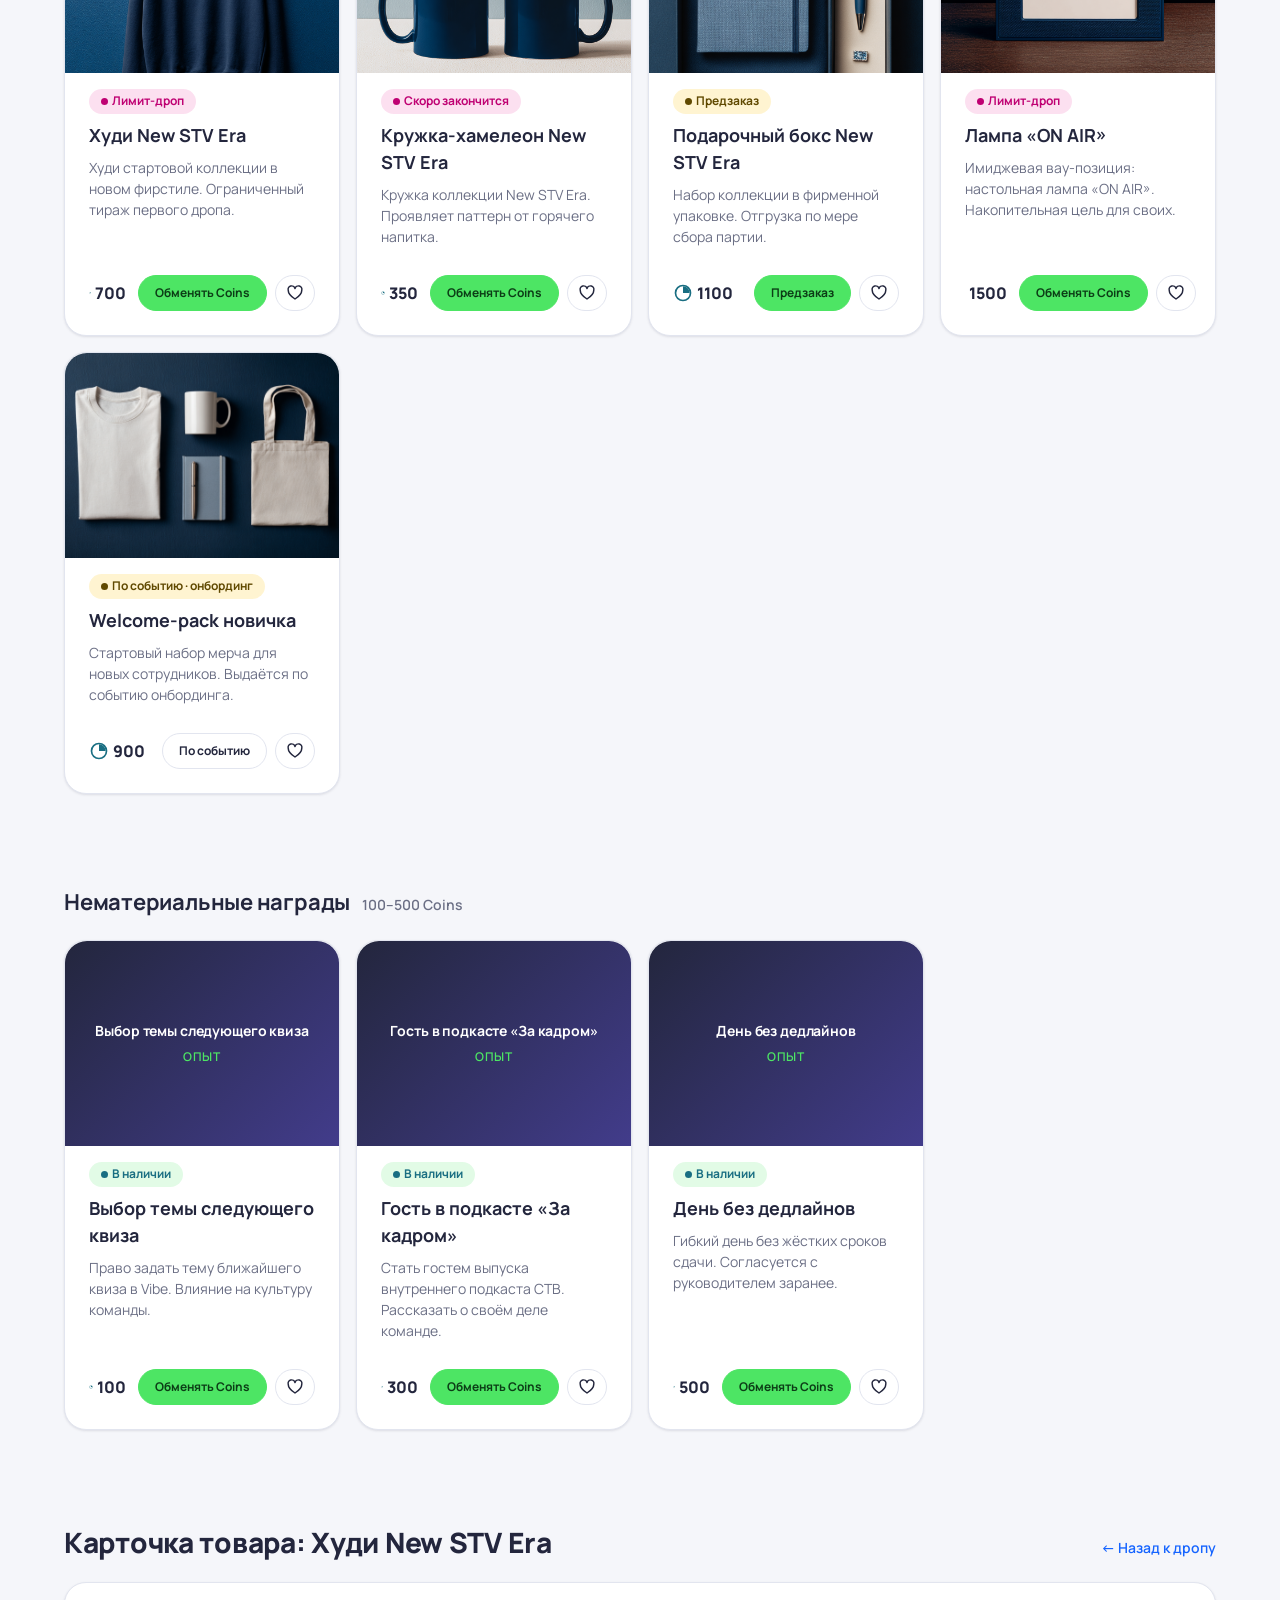
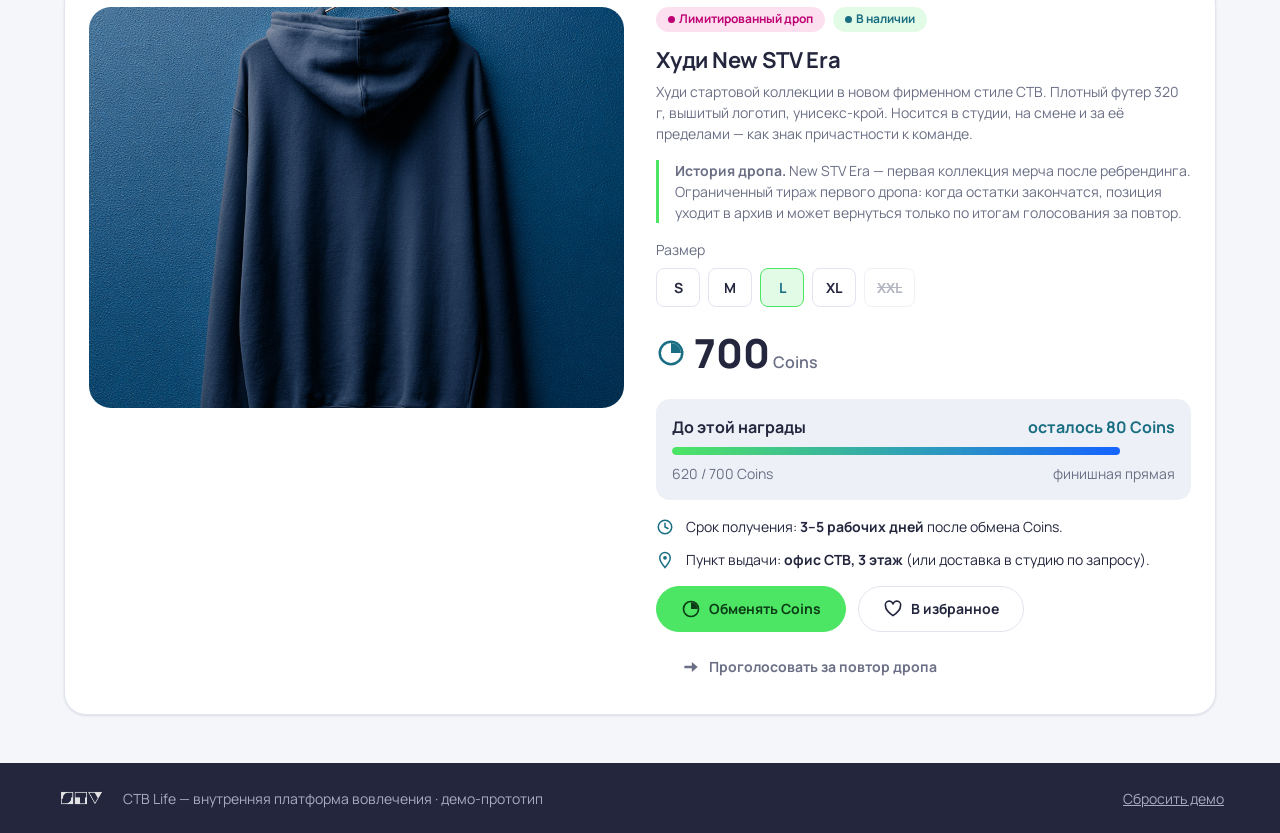
<file: store.html>
<!DOCTYPE html>
<html lang="ru">
<head>
  <meta charset="UTF-8">
  <meta name="viewport" content="width=device-width, initial-scale=1">
  <title>СТВ Store — СТВ Life</title>
  <!-- Веб-шрифт Manrope (substitute TT Norms) — как в styleguide.html.
       base.css также импортирует его через @import; здесь дублируем preconnect для скорости. -->
  <link rel="preconnect" href="https://fonts.googleapis.com">
  <link rel="preconnect" href="https://fonts.gstatic.com" crossorigin>
  <link href="https://fonts.googleapis.com/css2?family=Manrope:wght@300;400;500;600;700;800&display=swap&subset=cyrillic,cyrillic-ext,latin,latin-ext" rel="stylesheet">
  <link rel="stylesheet" href="styles/tokens.css">
  <link rel="stylesheet" href="styles/base.css">
  <style>
    /* ======================================================================
       ЛОКАЛЬНЫЕ СТИЛИ ГЛАВНОЙ (часть эталонной оболочки — копируется экранами).
       Только то, чего нет в base.css. Все значения — через токены.
       ====================================================================== */

    /* --- Герой-блок: приветствие + баланс на тёмном фоне бренда --- */
    .stv-hero {
      background: var(--color-dark-bg);
      color: var(--color-on-dark);
      border-radius: var(--radius-lg);
      padding: var(--space-6);
      display: grid;
      gap: var(--space-5);
      grid-template-columns: 1fr;
    }
    .stv-hero h1 { color: var(--color-on-dark); margin-bottom: var(--space-1); }
    .stv-hero__balance-value {
      font-size: var(--text-3xl);
      font-weight: var(--weight-extrabold);
      line-height: 1;
      color: var(--stv-green);
      display: inline-flex;
      align-items: center;
      gap: var(--space-2);
    }
    .stv-hero__balance-value .stv-icon { width: 32px; height: 32px; }
    .stv-hero__unit { color: var(--color-on-dark-muted); font-size: var(--text-lg); font-weight: var(--weight-semibold); }
    .stv-hero__gain {
      display: inline-flex; align-items: center; gap: var(--space-1);
      color: var(--stv-green); font-weight: var(--weight-bold); font-size: var(--text-sm);
    }
    .stv-hero__goal { background: var(--color-dark-surface); border-radius: var(--radius-md); padding: var(--space-4); }
    .stv-progress--on-dark { background: rgba(255,255,255,0.10); }
    @media (min-width: 768px) {
      .stv-hero { grid-template-columns: 1.1fr 1fr; align-items: center; padding: var(--space-8); }
    }

    /* --- Быстрые действия: карточки-кнопки с иконкой --- */
    .stv-actions {
      display: grid;
      gap: var(--space-3);
      grid-template-columns: repeat(auto-fill, minmax(160px, 1fr));
    }
    .stv-action {
      display: flex; flex-direction: column; gap: var(--space-3);
      padding: var(--space-4);
      background: var(--color-surface);
      border: 1px solid var(--color-border);
      border-radius: var(--radius-md);
      box-shadow: var(--shadow-sm);
      color: var(--color-text);
      font-weight: var(--weight-bold);
      transition: box-shadow var(--transition), transform var(--transition), border-color var(--transition);
    }
    .stv-action:hover { box-shadow: var(--shadow-md); transform: translateY(-2px); border-color: var(--stv-green); color: var(--color-text); }
    .stv-action__icon {
      display: grid; place-items: center;
      width: 40px; height: 40px;
      border-radius: var(--radius-sm);
      background: rgba(77,229,100,0.16);
    }
    .stv-action__icon .stv-icon { width: 22px; height: 22px; color: var(--stv-green-700); }

    /* --- Иконка по умолчанию (если не задан размер выше) --- */
    .stv-icon { width: 20px; height: 20px; }

    /* --- Список-таблица рейтинга / благодарностей --- */
    .stv-rank { display: flex; flex-direction: column; }
    .stv-rank__row {
      display: flex; align-items: center; gap: var(--space-3);
      padding-block: var(--space-3);
      border-bottom: 1px solid var(--color-border);
    }
    .stv-rank__row:last-child { border-bottom: 0; }
    .stv-rank__num {
      flex-shrink: 0;
      width: 28px; height: 28px;
      display: grid; place-items: center;
      border-radius: var(--radius-pill);
      background: var(--color-surface-2);
      font-weight: var(--weight-extrabold);
      font-size: var(--text-sm);
    }
    .stv-rank__row.is-me { background: rgba(77,229,100,0.10); border-radius: var(--radius-sm); padding-inline: var(--space-3); }
    .stv-rank__row.is-me .stv-rank__num { background: var(--stv-green); color: var(--color-accent-ink); }
    .stv-rank__name { font-weight: var(--weight-semibold); }
    .stv-rank__role { color: var(--color-text-muted); font-size: var(--text-sm); }
    .stv-rank__gain { margin-left: auto; color: var(--stv-green-700); font-weight: var(--weight-extrabold); white-space: nowrap; }

    /* --- Лента благодарностей --- */
    .stv-thank { display: flex; gap: var(--space-3); }
    .stv-thank__icon {
      flex-shrink: 0; width: 36px; height: 36px;
      display: grid; place-items: center;
      border-radius: var(--radius-pill);
      background: rgba(229,5,129,0.10);
    }
    .stv-thank__icon .stv-icon { width: 20px; height: 20px; color: var(--stv-pink); }
    .stv-thank__who { font-weight: var(--weight-bold); font-size: var(--text-sm); margin-bottom: 2px; }
    .stv-thank__text { color: var(--color-text-muted); font-size: var(--text-sm); }

    /* --- Карточка анонса / активности (лёгкая, без медиа) --- */
    .stv-meta { color: var(--color-text-muted); font-size: var(--text-sm); display: flex; flex-wrap: wrap; gap: var(--space-1) var(--space-3); }

    /* --- Футер --- */
    .stv-footer { background: var(--color-dark-bg); color: var(--color-on-dark-muted); }
    .stv-footer__inner {
      display: flex; align-items: center; gap: var(--space-4); flex-wrap: wrap;
      max-width: var(--container-max); margin-inline: auto;
      padding: var(--space-5) var(--space-4);
      font-size: var(--text-sm);
    }
    .stv-footer__inner img { height: 22px; width: auto; }

    /* ======================================================================
       ЛОКАЛЬНЫЕ СТИЛИ STORE (только этот экран; идут ПОСЛЕ эталонной оболочки).
       Все значения — через токены. Не дублируют base.css.
       ====================================================================== */

    /* --- Шапка магазина: заголовок + чип баланса --- */
    .stv-store-head {
      display: flex; align-items: flex-start; justify-content: space-between;
      gap: var(--space-5); flex-wrap: wrap;
    }
    .stv-store-head__balance {
      display: inline-flex; align-items: center; gap: var(--space-2);
      padding: var(--space-3) var(--space-4);
      border-radius: var(--radius-pill);
      background: rgba(77,229,100,0.16);
      border: 1px solid rgba(25,110,130,0.30);
      color: var(--color-text);
      font-weight: var(--weight-bold);
      white-space: nowrap;
    }
    .stv-store-head__balance .stv-icon { width: 22px; height: 22px; color: var(--stv-green-700); }
    .stv-store-head__balance b { color: var(--stv-green-700); }

    /* --- Промо-секция дропа New STV Era (тёмный брендовый фон) --- */
    .stv-drop {
      background: var(--color-dark-bg);
      color: var(--color-on-dark);
      border-radius: var(--radius-lg);
      padding: var(--space-6);
      background-image:
        radial-gradient(60% 80% at 100% 0%, rgba(21,100,255,0.28) 0%, rgba(21,100,255,0) 60%),
        radial-gradient(50% 70% at 0% 100%, rgba(229,5,129,0.22) 0%, rgba(229,5,129,0) 60%);
    }
    .stv-drop__head { margin-bottom: var(--space-5); }
    .stv-drop__head h2 { color: var(--color-on-dark); }
    .stv-drop__lead { color: var(--color-on-dark-muted); max-width: 56ch; }
    .stv-drop__grid {
      display: grid; gap: var(--space-4);
      grid-template-columns: repeat(auto-fill, minmax(240px, 1fr));
    }
    /* Медиа товара внутри тёмной карточки дропа: своя подложка под выворотку */
    .stv-drop .stv-card__media { background: #1b1e30; }

    /* --- Плейсхолдер для позиций без фото-героя (брендовый блок) --- */
    .stv-ph {
      display: grid; place-items: center; text-align: center;
      padding: var(--space-4);
      min-height: 100%;
      color: var(--color-on-dark);
      background:
        linear-gradient(135deg, var(--stv-dark) 0%, var(--stv-purple) 100%);
    }
    .stv-ph__label {
      font-weight: var(--weight-bold);
      font-size: var(--text-sm);
      line-height: var(--leading-snug);
      letter-spacing: -0.01em;
    }
    .stv-ph__tag {
      display: block;
      margin-top: var(--space-2);
      font-size: var(--text-xs);
      font-weight: var(--weight-semibold);
      color: var(--stv-green);
      text-transform: uppercase;
      letter-spacing: 0.08em;
    }

    /* --- Тир каталога: заголовок с диапазоном цен --- */
    .stv-tier-head { display: flex; align-items: baseline; gap: var(--space-3); flex-wrap: wrap; }
    .stv-tier-head h3 { margin: 0; }
    .stv-tier-head__range {
      font-size: var(--text-sm); font-weight: var(--weight-semibold);
      color: var(--color-text-muted);
    }

    /* --- Карточка товара: фиксируем структуру кнопок снизу --- */
    .stv-product__desc { color: var(--color-text-muted); font-size: var(--text-sm); margin-bottom: var(--space-3); }
    .stv-product__actions { display: flex; gap: var(--space-2); margin-top: var(--space-4); }
    .stv-product__actions .stv-btn { flex: 1; }
    .stv-fav {
      flex: 0 0 auto !important;
      width: 40px; padding-inline: 0;
    }
    .stv-fav .stv-icon { width: 18px; height: 18px; }

    /* --- Раскрытая карточка товара (детальная) --- */
    .stv-detail {
      display: grid; gap: var(--space-6);
      grid-template-columns: 1fr;
    }
    .stv-detail__media {
      border-radius: var(--radius-lg);
      overflow: hidden;
      background: var(--color-dark-bg);
      aspect-ratio: 4 / 3;
    }
    .stv-detail__media img { width: 100%; height: 100%; object-fit: cover; }
    .stv-detail__sizes { display: flex; gap: var(--space-2); flex-wrap: wrap; }
    .stv-size {
      display: inline-grid; place-items: center;
      min-width: 44px; padding: var(--space-2) var(--space-3);
      border: 1.5px solid var(--color-border);
      border-radius: var(--radius-sm);
      font-weight: var(--weight-bold); font-size: var(--text-sm);
      background: var(--color-surface);
    }
    .stv-size--active { border-color: var(--stv-green); background: rgba(77,229,100,0.16); color: var(--stv-green-700); }
    .stv-size--out { color: var(--color-text-muted); opacity: 0.5; text-decoration: line-through; }
    .stv-detail__price {
      font-size: var(--text-3xl); font-weight: var(--weight-extrabold);
      color: var(--stv-dark);
      display: inline-flex; align-items: center; gap: var(--space-2);
    }
    .stv-detail__price .stv-icon { width: 30px; height: 30px; color: var(--stv-green-700); }
    .stv-detail__goal { background: var(--color-surface-2); border-radius: var(--radius-md); padding: var(--space-4); }
    .stv-detail__story {
      border-left: 3px solid var(--stv-green);
      padding-left: var(--space-4);
      color: var(--color-text-muted);
      font-size: var(--text-sm);
    }
    .stv-detail__meta { display: flex; flex-direction: column; gap: var(--space-3); }
    .stv-detail__meta-row { display: flex; gap: var(--space-3); align-items: flex-start; font-size: var(--text-sm); }
    .stv-detail__meta-row .stv-icon { width: 18px; height: 18px; color: var(--stv-green-700); flex-shrink: 0; margin-top: 2px; }
    .stv-detail__actions { display: flex; gap: var(--space-3); flex-wrap: wrap; }
    @media (min-width: 768px) {
      .stv-detail { grid-template-columns: 1fr 1fr; align-items: start; }
    }
  </style>
</head>
<body>

  <!-- ============================================================================
       ИНЛАЙН-СПРАЙТ ИКОНОК (часть эталонной оболочки — копируется всеми экранами).
       <use href="assets/icons.svg#..."> блокируется при открытии по file://,
       поэтому все <symbol> вставлены прямо в начало <body>. После этого иконки
       работают через <svg class="stv-icon"><use href="#stv-coin"></use></svg>.
       ============================================================================ -->
  <svg width="0" height="0" style="position:absolute" aria-hidden="true">
    <symbol id="stv-coin" viewBox="0 0 24 24">
      <circle cx="12" cy="12" r="9" fill="none" stroke="currentColor" stroke-width="2"/>
      <path d="M12 12 L12 4 A8 8 0 0 1 20 12 Z" fill="currentColor"/>
    </symbol>
    <symbol id="stv-idea" viewBox="0 0 24 24">
      <circle cx="12" cy="9" r="6" fill="none" stroke="currentColor" stroke-width="2"/>
      <path d="M12 6 L15 11 L9 11 Z" fill="currentColor"/>
      <rect x="9" y="17" width="6" height="3" rx="1" fill="currentColor"/>
    </symbol>
    <symbol id="stv-store" viewBox="0 0 24 24">
      <path d="M4 8 L8 3 L16 3 L20 8 Z" fill="currentColor"/>
      <rect x="5" y="8" width="14" height="12" rx="2" fill="none" stroke="currentColor" stroke-width="2"/>
      <rect x="10" y="13" width="4" height="7" fill="currentColor"/>
    </symbol>
    <symbol id="stv-events" viewBox="0 0 24 24">
      <rect x="4" y="5" width="16" height="15" rx="2" fill="none" stroke="currentColor" stroke-width="2"/>
      <path d="M4 9 L20 9" stroke="currentColor" stroke-width="2"/>
      <path d="M20 5 L20 9 L16 9 Z" fill="currentColor"/>
      <circle cx="9" cy="14" r="1.4" fill="currentColor"/>
      <circle cx="14" cy="14" r="1.4" fill="currentColor"/>
    </symbol>
    <symbol id="stv-profile" viewBox="0 0 24 24">
      <circle cx="12" cy="8" r="4" fill="none" stroke="currentColor" stroke-width="2"/>
      <path d="M4 20 A8 8 0 0 1 20 20 Z" fill="currentColor"/>
    </symbol>
    <symbol id="stv-thanks" viewBox="0 0 24 24">
      <path d="M12 8 A4 4 0 0 1 20 8" fill="none" stroke="currentColor" stroke-width="2"/>
      <path d="M4 8 A4 4 0 0 1 12 8" fill="none" stroke="currentColor" stroke-width="2"/>
      <path d="M4 8 L12 20 L20 8 Z" fill="currentColor"/>
    </symbol>
    <symbol id="stv-arrow" viewBox="0 0 24 24">
      <rect x="4" y="10.5" width="11" height="3" fill="currentColor"/>
      <path d="M13 6 L20 12 L13 18 Z" fill="currentColor"/>
    </symbol>
    <!-- Дополнительные иконки для Store: избранное (сердце), выдача (точка), часы. -->
    <symbol id="stv-heart" viewBox="0 0 24 24">
      <path d="M12 20 C12 20 3 14 3 8.5 A4.5 4.5 0 0 1 12 6 A4.5 4.5 0 0 1 21 8.5 C21 14 12 20 12 20 Z"
            fill="none" stroke="currentColor" stroke-width="2" stroke-linejoin="round"/>
    </symbol>
    <symbol id="stv-pin" viewBox="0 0 24 24">
      <path d="M12 2 A7 7 0 0 1 19 9 C19 14 12 22 12 22 C12 22 5 14 5 9 A7 7 0 0 1 12 2 Z"
            fill="none" stroke="currentColor" stroke-width="2"/>
      <circle cx="12" cy="9" r="2.5" fill="currentColor"/>
    </symbol>
    <symbol id="stv-clock" viewBox="0 0 24 24">
      <circle cx="12" cy="12" r="9" fill="none" stroke="currentColor" stroke-width="2"/>
      <path d="M12 7 L12 12 L16 14" fill="none" stroke="currentColor" stroke-width="2" stroke-linecap="round"/>
    </symbol>
  </svg>

  <!-- ============================================================================
       НАВБАР (эталонная оболочка — копируется всеми экранами; меняется только
       класс .is-active на соответствующем пункте). Активен — Store.
       ============================================================================ -->
  <header class="stv-navbar">
    <div class="stv-navbar__inner">
      <a class="stv-navbar__brand" href="index.html" aria-label="СТВ Life — на главную">
        <img src="assets/logo/logo-mono-invert-transparent.png" alt="СТВ">
      </a>
      <nav class="stv-navbar__nav">
        <a class="stv-navbar__link" href="index.html">СТВ Life</a>
        <a class="stv-navbar__link" href="lab.html">Lab</a>
        <a class="stv-navbar__link is-active" href="store.html">Store</a>
        <a class="stv-navbar__link" href="vibe.html">Vibe</a>
        <a class="stv-navbar__link" href="cabinet.html">Кабинет</a>
      </nav>
      <!-- Чип баланса кликабелен → ЛК (сквозное правило §2) -->
      <a class="stv-balance" href="cabinet.html" aria-label="Баланс 620 Coins — в личный кабинет">
        <svg class="stv-balance__icon stv-icon" aria-hidden="true"><use href="#stv-coin"></use></svg>
        <span class="stv-balance__value" data-balance>620</span>
        <span class="stv-balance__unit">Coins</span>
      </a>
    </div>
  </header>

  <main class="stv-container">

    <!-- ========================================================================
         1. ШАПКА МАГАЗИНА (§1.3 — заголовок, подзаголовок, чип баланса)
         ======================================================================== -->
    <section class="stv-section">
      <div class="stv-store-head">
        <div>
          <p class="stv-eyebrow">СТВ Store</p>
          <h1>Мерч как награда за вклад</h1>
          <p class="stv-lead" style="max-width:60ch;margin:0">
            Обменивай заработанные Coins на фирменный мерч СТВ. Каждая позиция — это не покупка,
            а признание твоего вклада в эфир и команду.
          </p>
        </div>
        <a class="stv-store-head__balance" href="cabinet.html" aria-label="У вас 620 Coins — в личный кабинет">
          <svg class="stv-icon" aria-hidden="true"><use href="#stv-coin"></use></svg>
          у вас <b><span data-balance>620</span> Coins</b>
        </a>
      </div>
    </section>

    <!-- ========================================================================
         2. ДРОП NEW STV ERA (§4.1 — выделенная промо-секция, брендовый акцент)
         Худи 700 Coins — цель сценария §14, с подсказкой «осталось 80».
         ======================================================================== -->
    <section class="stv-section" style="padding-top:0" id="drop-new-stv-era">
      <div class="stv-drop">
        <div class="stv-drop__head">
          <span class="stv-status stv-status--drop" style="margin-bottom:var(--space-3)">Лимитированный дроп</span>
          <h2>Дроп New STV Era</h2>
          <p class="stv-drop__lead">
            Первая коллекция в новом фирменном стиле СТВ. Ограниченный тираж — обмен только на Coins,
            пока есть остатки. Худи, кружка-хамелеон и подарочный бокс.
          </p>
        </div>

        <div class="stv-drop__grid">

          <!-- Худи New STV Era — 700 Coins, цель сценария §14 -->
          <article class="stv-card stv-card--dark stv-card--hover">
            <a class="stv-card__media" href="#detail-hoodie">
              <img src="assets/img/h2-crew-hoodie.png" alt="Худи New STV Era — фирменная толстовка коллекции New STV Era">
            </a>
            <div class="stv-row stv-row--between" style="margin-bottom:var(--space-2)">
              <span class="stv-status stv-status--drop">Лимит-дроп</span>
            </div>
            <div class="stv-card__title">Худи New STV Era</div>
            <p class="stv-card__body" style="margin-bottom:var(--space-3)">
              До этой награды осталось всего <b style="color:var(--stv-green)"><span data-remaining>80</span> Coins</b>.
            </p>
            <div class="stv-card__foot">
              <span class="stv-price" style="color:var(--color-on-dark)">
                <svg class="stv-icon stv-price__coin" aria-hidden="true"><use href="#stv-coin"></use></svg>700
              </span>
              <a class="stv-btn stv-btn--primary stv-btn--sm" href="#detail-hoodie">Обменять</a>
            </div>
          </article>

          <!-- Кружка-хамелеон New STV Era — 350 Coins -->
          <article class="stv-card stv-card--dark stv-card--hover">
            <a class="stv-card__media" href="#detail-hoodie">
              <img src="assets/img/h1-mug-chameleon.png" alt="Кружка-хамелеон New STV Era — меняет цвет от горячего напитка">
            </a>
            <div class="stv-row stv-row--between" style="margin-bottom:var(--space-2)">
              <span class="stv-status stv-status--drop">Скоро закончится</span>
            </div>
            <div class="stv-card__title">Кружка-хамелеон New STV Era</div>
            <p class="stv-card__body" style="margin-bottom:var(--space-3)">
              Проявляет паттерн при заливе горячего напитка.
            </p>
            <div class="stv-card__foot">
              <span class="stv-price" style="color:var(--color-on-dark)">
                <svg class="stv-icon stv-price__coin" aria-hidden="true"><use href="#stv-coin"></use></svg>350
              </span>
              <button class="stv-btn stv-btn--primary stv-btn--sm" type="button" data-action="exchange" data-item="Кружка-хамелеон New STV Era" data-price="350" data-img="assets/img/h1-mug-chameleon.png">Обменять</button>
            </div>
          </article>

          <!-- Подарочный бокс New STV Era — 1100 Coins -->
          <article class="stv-card stv-card--dark stv-card--hover">
            <a class="stv-card__media" href="#detail-hoodie">
              <img src="assets/img/h4-gift-box.png" alt="Подарочный бокс New STV Era — набор мерча коллекции">
            </a>
            <div class="stv-row stv-row--between" style="margin-bottom:var(--space-2)">
              <span class="stv-status stv-status--preorder">Предзаказ</span>
            </div>
            <div class="stv-card__title">Подарочный бокс New STV Era</div>
            <p class="stv-card__body" style="margin-bottom:var(--space-3)">
              Набор коллекции в фирменной упаковке. Отгрузка по мере сбора партии.
            </p>
            <div class="stv-card__foot">
              <span class="stv-price" style="color:var(--color-on-dark)">
                <svg class="stv-icon stv-price__coin" aria-hidden="true"><use href="#stv-coin"></use></svg>1100
              </span>
              <a class="stv-btn stv-btn--primary stv-btn--sm" href="#detail-hoodie">Предзаказ</a>
            </div>
          </article>

        </div>
      </div>
    </section>

    <!-- ========================================================================
         3. КАТАЛОГ ПО ТИРАМ (§4.2 — 5 секций)
         Объемлющий <h2> для корректной иерархии заголовков: дроп (h2) →
         каталог (h2) → тиры (h3).
         ======================================================================== -->
    <section class="stv-section" style="padding-bottom:0">
      <div class="stv-section-head"><h2>Каталог по тирам</h2></div>
    </section>

    <!-- 3.1 БАЗОВЫЙ ТИР (50–200) — позиций без фото 4 шт. → плейсхолдеры -->
    <section class="stv-section">
      <div class="stv-section-head">
        <div class="stv-tier-head">
          <h3>Базовый тир</h3>
          <span class="stv-tier-head__range">50–200 Coins</span>
        </div>
      </div>
      <div class="stv-grid">

        <article class="stv-card stv-card--hover">
          <div class="stv-card__media"><div class="stv-ph"><span class="stv-ph__label">Стикерпак «Геометрия СТВ»<span class="stv-ph__tag">СТВ Store</span></span></div></div>
          <div class="stv-row stv-row--between" style="margin-bottom:var(--space-2)">
            <span class="stv-status stv-status--instock">В наличии</span>
          </div>
          <div class="stv-card__title">Стикерпак «Геометрия СТВ»</div>
          <p class="stv-product__desc">Набор виниловых стикеров с фирменным паттерном — на ноут, кружку, дверь монтажки.</p>
          <div class="stv-card__foot">
            <span class="stv-price"><svg class="stv-icon stv-price__coin" aria-hidden="true"><use href="#stv-coin"></use></svg>80</span>
            <div class="stv-product__actions" style="margin-top:0">
              <button class="stv-btn stv-btn--primary stv-btn--sm" type="button" data-action="exchange" data-item="Стикерпак «Геометрия СТВ»" data-price="80">Обменять Coins</button>
              <button class="stv-btn stv-btn--secondary stv-btn--sm stv-fav" type="button" aria-label="В избранное"><svg class="stv-icon" aria-hidden="true"><use href="#stv-heart"></use></svg></button>
            </div>
          </div>
        </article>

        <article class="stv-card stv-card--hover">
          <div class="stv-card__media"><div class="stv-ph"><span class="stv-ph__label">Значок-пин<span class="stv-ph__tag">СТВ Store</span></span></div></div>
          <div class="stv-row stv-row--between" style="margin-bottom:var(--space-2)">
            <span class="stv-status stv-status--instock">В наличии</span>
          </div>
          <div class="stv-card__title">Значок-пин</div>
          <p class="stv-product__desc">Металлический пин с логотипом СТВ. На бейдж-холдер, рюкзак или лацкан.</p>
          <div class="stv-card__foot">
            <span class="stv-price"><svg class="stv-icon stv-price__coin" aria-hidden="true"><use href="#stv-coin"></use></svg>100</span>
            <div class="stv-product__actions" style="margin-top:0">
              <button class="stv-btn stv-btn--primary stv-btn--sm" type="button" data-action="exchange" data-item="Значок-пин" data-price="100">Обменять Coins</button>
              <button class="stv-btn stv-btn--secondary stv-btn--sm stv-fav" type="button" aria-label="В избранное"><svg class="stv-icon" aria-hidden="true"><use href="#stv-heart"></use></svg></button>
            </div>
          </div>
        </article>

        <article class="stv-card stv-card--hover">
          <div class="stv-card__media"><div class="stv-ph"><span class="stv-ph__label">Бейдж-холдер + лента<span class="stv-ph__tag">СТВ Store</span></span></div></div>
          <div class="stv-row stv-row--between" style="margin-bottom:var(--space-2)">
            <span class="stv-status stv-status--instock">В наличии</span>
          </div>
          <div class="stv-card__title">Бейдж-холдер + лента</div>
          <p class="stv-product__desc">Lanyard с фирменным паттерном и держателем пропуска. Для офиса и студии.</p>
          <div class="stv-card__foot">
            <span class="stv-price"><svg class="stv-icon stv-price__coin" aria-hidden="true"><use href="#stv-coin"></use></svg>150</span>
            <div class="stv-product__actions" style="margin-top:0">
              <button class="stv-btn stv-btn--primary stv-btn--sm" type="button" data-action="exchange" data-item="Бейдж-холдер + лента" data-price="150">Обменять Coins</button>
              <button class="stv-btn stv-btn--secondary stv-btn--sm stv-fav" type="button" aria-label="В избранное"><svg class="stv-icon" aria-hidden="true"><use href="#stv-heart"></use></svg></button>
            </div>
          </div>
        </article>

        <article class="stv-card stv-card--hover">
          <div class="stv-card__media"><div class="stv-ph"><span class="stv-ph__label">Блокнот с паттерном<span class="stv-ph__tag">СТВ Store</span></span></div></div>
          <div class="stv-row stv-row--between" style="margin-bottom:var(--space-2)">
            <span class="stv-status stv-status--instock">В наличии</span>
          </div>
          <div class="stv-card__title">Блокнот с паттерном</div>
          <p class="stv-product__desc">Блокнот в твёрдой обложке с фирменной геометрией. Для тайм-кодов и заметок со смены.</p>
          <div class="stv-card__foot">
            <span class="stv-price"><svg class="stv-icon stv-price__coin" aria-hidden="true"><use href="#stv-coin"></use></svg>200</span>
            <div class="stv-product__actions" style="margin-top:0">
              <button class="stv-btn stv-btn--primary stv-btn--sm" type="button" data-action="exchange" data-item="Блокнот с паттерном" data-price="200">Обменять Coins</button>
              <button class="stv-btn stv-btn--secondary stv-btn--sm stv-fav" type="button" aria-label="В избранное"><svg class="stv-icon" aria-hidden="true"><use href="#stv-heart"></use></svg></button>
            </div>
          </div>
        </article>

      </div>
    </section>

    <!-- 3.2 ПОВСЕДНЕВНЫЙ ТИР (300–500) — кружка керамика с фото 02-mug.png -->
    <section class="stv-section">
      <div class="stv-section-head">
        <div class="stv-tier-head">
          <h3>Повседневный тир</h3>
          <span class="stv-tier-head__range">300–500 Coins</span>
        </div>
      </div>
      <div class="stv-grid">

        <article class="stv-card stv-card--hover">
          <div class="stv-card__media">
            <img src="assets/img/02-mug.png" alt="Кружка керамика СТВ — повседневная позиция с фирменным паттерном">
          </div>
          <div class="stv-row stv-row--between" style="margin-bottom:var(--space-2)">
            <span class="stv-status stv-status--instock">В наличии</span>
          </div>
          <div class="stv-card__title">Кружка керамика</div>
          <p class="stv-product__desc">Керамическая кружка с фирменным паттерном СТВ. Для монтажки и переговорки.</p>
          <div class="stv-card__foot">
            <span class="stv-price"><svg class="stv-icon stv-price__coin" aria-hidden="true"><use href="#stv-coin"></use></svg>300</span>
            <div class="stv-product__actions" style="margin-top:0">
              <button class="stv-btn stv-btn--primary stv-btn--sm" type="button" data-action="exchange" data-item="Кружка керамика" data-price="300" data-img="assets/img/02-mug.png">Обменять Coins</button>
              <button class="stv-btn stv-btn--secondary stv-btn--sm stv-fav" type="button" aria-label="В избранное"><svg class="stv-icon" aria-hidden="true"><use href="#stv-heart"></use></svg></button>
            </div>
          </div>
        </article>

        <article class="stv-card stv-card--hover">
          <div class="stv-card__media"><div class="stv-ph"><span class="stv-ph__label">Шопер льняной<span class="stv-ph__tag">СТВ Store</span></span></div></div>
          <div class="stv-row stv-row--between" style="margin-bottom:var(--space-2)">
            <span class="stv-status stv-status--instock">В наличии</span>
          </div>
          <div class="stv-card__title">Шопер льняной</div>
          <p class="stv-product__desc">Прочная льняная сумка-шопер с принтом. На каждый день и за продуктами.</p>
          <div class="stv-card__foot">
            <span class="stv-price"><svg class="stv-icon stv-price__coin" aria-hidden="true"><use href="#stv-coin"></use></svg>350</span>
            <div class="stv-product__actions" style="margin-top:0">
              <button class="stv-btn stv-btn--primary stv-btn--sm" type="button" data-action="exchange" data-item="Шопер льняной" data-price="350">Обменять Coins</button>
              <button class="stv-btn stv-btn--secondary stv-btn--sm stv-fav" type="button" aria-label="В избранное"><svg class="stv-icon" aria-hidden="true"><use href="#stv-heart"></use></svg></button>
            </div>
          </div>
        </article>

        <article class="stv-card stv-card--hover">
          <div class="stv-card__media"><div class="stv-ph"><span class="stv-ph__label">Футболка<span class="stv-ph__tag">СТВ Store</span></span></div></div>
          <div class="stv-row stv-row--between" style="margin-bottom:var(--space-2)">
            <span class="stv-status stv-status--instock">В наличии</span>
          </div>
          <div class="stv-card__title">Футболка</div>
          <p class="stv-product__desc">Хлопковая футболка с фирменной графикой СТВ. Унисекс, плотный трикотаж.</p>
          <div class="stv-card__foot">
            <span class="stv-price"><svg class="stv-icon stv-price__coin" aria-hidden="true"><use href="#stv-coin"></use></svg>400</span>
            <div class="stv-product__actions" style="margin-top:0">
              <button class="stv-btn stv-btn--primary stv-btn--sm" type="button" data-action="exchange" data-item="Футболка" data-price="400">Обменять Coins</button>
              <button class="stv-btn stv-btn--secondary stv-btn--sm stv-fav" type="button" aria-label="В избранное"><svg class="stv-icon" aria-hidden="true"><use href="#stv-heart"></use></svg></button>
            </div>
          </div>
        </article>

        <article class="stv-card stv-card--hover">
          <div class="stv-card__media"><div class="stv-ph"><span class="stv-ph__label">Термокружка / тамблер<span class="stv-ph__tag">СТВ Store</span></span></div></div>
          <div class="stv-row stv-row--between" style="margin-bottom:var(--space-2)">
            <span class="stv-status stv-status--drop">Скоро закончится</span>
          </div>
          <div class="stv-card__title">Термокружка / тамблер</div>
          <p class="stv-product__desc">Стальной термотамблер, держит тепло до 6 часов. Для долгих смен и выездов.</p>
          <div class="stv-card__foot">
            <span class="stv-price"><svg class="stv-icon stv-price__coin" aria-hidden="true"><use href="#stv-coin"></use></svg>500</span>
            <div class="stv-product__actions" style="margin-top:0">
              <button class="stv-btn stv-btn--primary stv-btn--sm" type="button" data-action="exchange" data-item="Термокружка / тамблер" data-price="500">Обменять Coins</button>
              <button class="stv-btn stv-btn--secondary stv-btn--sm stv-fav" type="button" aria-label="В избранное"><svg class="stv-icon" aria-hidden="true"><use href="#stv-heart"></use></svg></button>
            </div>
          </div>
        </article>

      </div>
    </section>

    <!-- 3.3 ПРЕМИАЛЬНЫЙ ТИР (600–1200) — Худи CREW с фото h2-crew-hoodie.png -->
    <section class="stv-section">
      <div class="stv-section-head">
        <div class="stv-tier-head">
          <h3>Премиальный тир</h3>
          <span class="stv-tier-head__range">600–1200 Coins</span>
        </div>
      </div>
      <div class="stv-grid">

        <article class="stv-card stv-card--hover">
          <div class="stv-card__media"><div class="stv-ph"><span class="stv-ph__label">Металлическая ручка премиум<span class="stv-ph__tag">СТВ Store</span></span></div></div>
          <div class="stv-row stv-row--between" style="margin-bottom:var(--space-2)">
            <span class="stv-status stv-status--instock">В наличии</span>
          </div>
          <div class="stv-card__title">Металлическая ручка премиум</div>
          <p class="stv-product__desc">Тяжёлая металлическая ручка с гравировкой логотипа. В подарочном футляре.</p>
          <div class="stv-card__foot">
            <span class="stv-price"><svg class="stv-icon stv-price__coin" aria-hidden="true"><use href="#stv-coin"></use></svg>600</span>
            <div class="stv-product__actions" style="margin-top:0">
              <button class="stv-btn stv-btn--primary stv-btn--sm" type="button" data-action="exchange" data-item="Металлическая ручка премиум" data-price="600">Обменять Coins</button>
              <button class="stv-btn stv-btn--secondary stv-btn--sm stv-fav" type="button" aria-label="В избранное"><svg class="stv-icon" aria-hidden="true"><use href="#stv-heart"></use></svg></button>
            </div>
          </div>
        </article>

        <article class="stv-card stv-card--hover">
          <div class="stv-card__media">
            <img src="assets/img/h2-crew-hoodie.png" alt="Худи CREW — регулярная премиальная толстовка СТВ">
          </div>
          <div class="stv-row stv-row--between" style="margin-bottom:var(--space-2)">
            <span class="stv-status stv-status--instock">В наличии</span>
          </div>
          <div class="stv-card__title">Худи CREW</div>
          <p class="stv-product__desc">Регулярная премиальная толстовка СТВ. Плотный футер, вышивка, унисекс-крой.</p>
          <div class="stv-card__foot">
            <span class="stv-price"><svg class="stv-icon stv-price__coin" aria-hidden="true"><use href="#stv-coin"></use></svg>1200</span>
            <div class="stv-product__actions" style="margin-top:0">
              <button class="stv-btn stv-btn--primary stv-btn--sm" type="button" data-action="exchange" data-item="Худи CREW" data-price="1200" data-img="assets/img/h2-crew-hoodie.png">Обменять Coins</button>
              <button class="stv-btn stv-btn--secondary stv-btn--sm stv-fav" type="button" aria-label="В избранное"><svg class="stv-icon" aria-hidden="true"><use href="#stv-heart"></use></svg></button>
            </div>
          </div>
        </article>

      </div>
    </section>

    <!-- 3.4 ЛИМИТ-ДРОПЫ (300–1500) — лампа ON AIR, welcome-pack + позиции дропа -->
    <section class="stv-section">
      <div class="stv-section-head">
        <div class="stv-tier-head">
          <h3>Лимит-дропы</h3>
          <span class="stv-tier-head__range">300–1500 Coins</span>
        </div>
        <a class="stv-section-head__link" href="#drop-new-stv-era">Дроп New STV Era ↑</a>
      </div>
      <div class="stv-grid">

        <article class="stv-card stv-card--hover">
          <a class="stv-card__media" href="#detail-hoodie">
            <img src="assets/img/h2-crew-hoodie.png" alt="Худи New STV Era — фирменная толстовка коллекции New STV Era">
          </a>
          <div class="stv-row stv-row--between" style="margin-bottom:var(--space-2)">
            <span class="stv-status stv-status--drop">Лимит-дроп</span>
          </div>
          <div class="stv-card__title">Худи New STV Era</div>
          <p class="stv-product__desc">Худи стартовой коллекции в новом фирстиле. Ограниченный тираж первого дропа.</p>
          <div class="stv-card__foot">
            <span class="stv-price"><svg class="stv-icon stv-price__coin" aria-hidden="true"><use href="#stv-coin"></use></svg>700</span>
            <div class="stv-product__actions" style="margin-top:0">
              <a class="stv-btn stv-btn--primary stv-btn--sm" href="#detail-hoodie">Обменять Coins</a>
              <button class="stv-btn stv-btn--secondary stv-btn--sm stv-fav" type="button" aria-label="В избранное"><svg class="stv-icon" aria-hidden="true"><use href="#stv-heart"></use></svg></button>
            </div>
          </div>
        </article>

        <article class="stv-card stv-card--hover">
          <div class="stv-card__media">
            <img src="assets/img/h1-mug-chameleon.png" alt="Кружка-хамелеон New STV Era — меняет цвет от горячего напитка">
          </div>
          <div class="stv-row stv-row--between" style="margin-bottom:var(--space-2)">
            <span class="stv-status stv-status--drop">Скоро закончится</span>
          </div>
          <div class="stv-card__title">Кружка-хамелеон New STV Era</div>
          <p class="stv-product__desc">Кружка коллекции New STV Era. Проявляет паттерн от горячего напитка.</p>
          <div class="stv-card__foot">
            <span class="stv-price"><svg class="stv-icon stv-price__coin" aria-hidden="true"><use href="#stv-coin"></use></svg>350</span>
            <div class="stv-product__actions" style="margin-top:0">
              <button class="stv-btn stv-btn--primary stv-btn--sm" type="button" data-action="exchange" data-item="Кружка-хамелеон New STV Era" data-price="350" data-img="assets/img/h1-mug-chameleon.png">Обменять Coins</button>
              <button class="stv-btn stv-btn--secondary stv-btn--sm stv-fav" type="button" aria-label="В избранное"><svg class="stv-icon" aria-hidden="true"><use href="#stv-heart"></use></svg></button>
            </div>
          </div>
        </article>

        <article class="stv-card stv-card--hover">
          <div class="stv-card__media">
            <img src="assets/img/h4-gift-box.png" alt="Подарочный бокс New STV Era — набор мерча коллекции">
          </div>
          <div class="stv-row stv-row--between" style="margin-bottom:var(--space-2)">
            <span class="stv-status stv-status--preorder">Предзаказ</span>
          </div>
          <div class="stv-card__title">Подарочный бокс New STV Era</div>
          <p class="stv-product__desc">Набор коллекции в фирменной упаковке. Отгрузка по мере сбора партии.</p>
          <div class="stv-card__foot">
            <span class="stv-price"><svg class="stv-icon stv-price__coin" aria-hidden="true"><use href="#stv-coin"></use></svg>1100</span>
            <div class="stv-product__actions" style="margin-top:0">
              <button class="stv-btn stv-btn--primary stv-btn--sm" type="button">Предзаказ</button>
              <button class="stv-btn stv-btn--secondary stv-btn--sm stv-fav" type="button" aria-label="В избранное"><svg class="stv-icon" aria-hidden="true"><use href="#stv-heart"></use></svg></button>
            </div>
          </div>
        </article>

        <article class="stv-card stv-card--hover">
          <div class="stv-card__media">
            <img src="assets/img/h3-lamp-onair.png" alt="Лампа ON AIR — имиджевая лимитированная позиция СТВ">
          </div>
          <div class="stv-row stv-row--between" style="margin-bottom:var(--space-2)">
            <span class="stv-status stv-status--drop">Лимит-дроп</span>
          </div>
          <div class="stv-card__title">Лампа «ON AIR»</div>
          <p class="stv-product__desc">Имиджевая вау-позиция: настольная лампа «ON AIR». Накопительная цель для своих.</p>
          <div class="stv-card__foot">
            <span class="stv-price"><svg class="stv-icon stv-price__coin" aria-hidden="true"><use href="#stv-coin"></use></svg>1500</span>
            <div class="stv-product__actions" style="margin-top:0">
              <button class="stv-btn stv-btn--primary stv-btn--sm" type="button" data-action="exchange" data-item="Лампа «ON AIR»" data-price="1500" data-img="assets/img/h3-lamp-onair.png">Обменять Coins</button>
              <button class="stv-btn stv-btn--secondary stv-btn--sm stv-fav" type="button" aria-label="В избранное"><svg class="stv-icon" aria-hidden="true"><use href="#stv-heart"></use></svg></button>
            </div>
          </div>
        </article>

        <article class="stv-card stv-card--hover">
          <div class="stv-card__media">
            <img src="assets/img/h0-welcome-pack.png" alt="Welcome-pack новичка — стартовый набор мерча для онбординга">
          </div>
          <div class="stv-row stv-row--between" style="margin-bottom:var(--space-2)">
            <span class="stv-status stv-status--preorder">По событию · онбординг</span>
          </div>
          <div class="stv-card__title">Welcome-pack новичка</div>
          <p class="stv-product__desc">Стартовый набор мерча для новых сотрудников. Выдаётся по событию онбординга.</p>
          <div class="stv-card__foot">
            <span class="stv-price"><svg class="stv-icon stv-price__coin" aria-hidden="true"><use href="#stv-coin"></use></svg>900</span>
            <div class="stv-product__actions" style="margin-top:0">
              <button class="stv-btn stv-btn--secondary stv-btn--sm" type="button">По событию</button>
              <button class="stv-btn stv-btn--secondary stv-btn--sm stv-fav" type="button" aria-label="В избранное"><svg class="stv-icon" aria-hidden="true"><use href="#stv-heart"></use></svg></button>
            </div>
          </div>
        </article>

      </div>
    </section>

    <!-- 3.5 НЕМАТЕРИАЛЬНЫЕ (100–500) — все без фото → плейсхолдеры -->
    <section class="stv-section">
      <div class="stv-section-head">
        <div class="stv-tier-head">
          <h3>Нематериальные награды</h3>
          <span class="stv-tier-head__range">100–500 Coins</span>
        </div>
      </div>
      <div class="stv-grid">

        <article class="stv-card stv-card--hover">
          <div class="stv-card__media"><div class="stv-ph"><span class="stv-ph__label">Выбор темы следующего квиза<span class="stv-ph__tag">Опыт</span></span></div></div>
          <div class="stv-row stv-row--between" style="margin-bottom:var(--space-2)">
            <span class="stv-status stv-status--instock">В наличии</span>
          </div>
          <div class="stv-card__title">Выбор темы следующего квиза</div>
          <p class="stv-product__desc">Право задать тему ближайшего квиза в Vibe. Влияние на культуру команды.</p>
          <div class="stv-card__foot">
            <span class="stv-price"><svg class="stv-icon stv-price__coin" aria-hidden="true"><use href="#stv-coin"></use></svg>100</span>
            <div class="stv-product__actions" style="margin-top:0">
              <button class="stv-btn stv-btn--primary stv-btn--sm" type="button" data-action="exchange" data-item="Выбор темы следующего квиза" data-price="100">Обменять Coins</button>
              <button class="stv-btn stv-btn--secondary stv-btn--sm stv-fav" type="button" aria-label="В избранное"><svg class="stv-icon" aria-hidden="true"><use href="#stv-heart"></use></svg></button>
            </div>
          </div>
        </article>

        <article class="stv-card stv-card--hover">
          <div class="stv-card__media"><div class="stv-ph"><span class="stv-ph__label">Гость в подкасте «За кадром»<span class="stv-ph__tag">Опыт</span></span></div></div>
          <div class="stv-row stv-row--between" style="margin-bottom:var(--space-2)">
            <span class="stv-status stv-status--instock">В наличии</span>
          </div>
          <div class="stv-card__title">Гость в подкасте «За кадром»</div>
          <p class="stv-product__desc">Стать гостем выпуска внутреннего подкаста СТВ. Рассказать о своём деле команде.</p>
          <div class="stv-card__foot">
            <span class="stv-price"><svg class="stv-icon stv-price__coin" aria-hidden="true"><use href="#stv-coin"></use></svg>300</span>
            <div class="stv-product__actions" style="margin-top:0">
              <button class="stv-btn stv-btn--primary stv-btn--sm" type="button" data-action="exchange" data-item="Гость в подкасте «За кадром»" data-price="300">Обменять Coins</button>
              <button class="stv-btn stv-btn--secondary stv-btn--sm stv-fav" type="button" aria-label="В избранное"><svg class="stv-icon" aria-hidden="true"><use href="#stv-heart"></use></svg></button>
            </div>
          </div>
        </article>

        <article class="stv-card stv-card--hover">
          <div class="stv-card__media"><div class="stv-ph"><span class="stv-ph__label">День без дедлайнов<span class="stv-ph__tag">Опыт</span></span></div></div>
          <div class="stv-row stv-row--between" style="margin-bottom:var(--space-2)">
            <span class="stv-status stv-status--instock">В наличии</span>
          </div>
          <div class="stv-card__title">День без дедлайнов</div>
          <p class="stv-product__desc">Гибкий день без жёстких сроков сдачи. Согласуется с руководителем заранее.</p>
          <div class="stv-card__foot">
            <span class="stv-price"><svg class="stv-icon stv-price__coin" aria-hidden="true"><use href="#stv-coin"></use></svg>500</span>
            <div class="stv-product__actions" style="margin-top:0">
              <button class="stv-btn stv-btn--primary stv-btn--sm" type="button" data-action="exchange" data-item="День без дедлайнов" data-price="500">Обменять Coins</button>
              <button class="stv-btn stv-btn--secondary stv-btn--sm stv-fav" type="button" aria-label="В избранное"><svg class="stv-icon" aria-hidden="true"><use href="#stv-heart"></use></svg></button>
            </div>
          </div>
        </article>

      </div>
    </section>

    <!-- ========================================================================
         4. РАСКРЫТАЯ КАРТОЧКА ТОВАРА (§7.1 / §1.3 — худи New STV Era)
         ======================================================================== -->
    <section class="stv-section" id="detail-hoodie">
      <div class="stv-section-head">
        <h2>Карточка товара: Худи New STV Era</h2>
        <a class="stv-section-head__link" href="#drop-new-stv-era">← Назад к дропу</a>
      </div>

      <div class="stv-card">
        <div class="stv-detail">

          <!-- Крупное фото -->
          <div class="stv-detail__media">
            <img src="assets/img/h2-crew-hoodie.png" alt="Худи New STV Era — крупный план фирменной толстовки коллекции">
          </div>

          <!-- Информация -->
          <div class="stv-stack">
            <div class="stv-row" style="gap:var(--space-2)">
              <span class="stv-status stv-status--drop">Лимитированный дроп</span>
              <span class="stv-status stv-status--instock">В наличии</span>
            </div>

            <div>
              <h3 style="margin-bottom:var(--space-2)">Худи New STV Era</h3>
              <p class="stv-product__desc" style="margin-bottom:0">
                Худи стартовой коллекции в новом фирменном стиле СТВ. Плотный футер 320 г,
                вышитый логотип, унисекс-крой. Носится в студии, на смене и за её пределами —
                как знак причастности к команде.
              </p>
            </div>

            <!-- История дропа -->
            <div class="stv-detail__story">
              <b>История дропа.</b> New STV Era — первая коллекция мерча после ребрендинга.
              Ограниченный тираж первого дропа: когда остатки закончатся, позиция уходит в архив
              и может вернуться только по итогам голосования за повтор.
            </div>

            <!-- Размеры -->
            <div>
              <p class="stv-small stv-muted" style="margin-bottom:var(--space-2)">Размер</p>
              <div class="stv-detail__sizes">
                <span class="stv-size">S</span>
                <span class="stv-size">M</span>
                <span class="stv-size stv-size--active">L</span>
                <span class="stv-size">XL</span>
                <span class="stv-size stv-size--out">XXL</span>
              </div>
            </div>

            <!-- Цена -->
            <div>
              <span class="stv-detail__price">
                <svg class="stv-icon" aria-hidden="true"><use href="#stv-coin"></use></svg>700
              </span>
              <span class="stv-muted" style="font-weight:var(--weight-semibold)"> Coins</span>
            </div>

            <!-- Блок «до этой награды осталось X Coins» -->
            <div class="stv-detail__goal">
              <div class="stv-row stv-row--between" style="margin-bottom:var(--space-2)">
                <span style="font-weight:var(--weight-bold)">До этой награды</span>
                <span style="color:var(--stv-green-700);font-weight:var(--weight-bold)">осталось <span data-remaining>80</span> Coins</span>
              </div>
              <div class="stv-progress" style="margin-bottom:var(--space-2)">
                <div class="stv-progress__bar" data-progress style="width:89%"></div>
              </div>
              <div class="stv-row stv-row--between stv-small stv-muted">
                <span data-balance-goal>620 / 700 Coins</span>
                <span>финишная прямая</span>
              </div>
            </div>

            <!-- Срок получения / пункт выдачи -->
            <div class="stv-detail__meta">
              <div class="stv-detail__meta-row">
                <svg class="stv-icon" aria-hidden="true"><use href="#stv-clock"></use></svg>
                <span>Срок получения: <b>3–5 рабочих дней</b> после обмена Coins.</span>
              </div>
              <div class="stv-detail__meta-row">
                <svg class="stv-icon" aria-hidden="true"><use href="#stv-pin"></use></svg>
                <span>Пункт выдачи: <b>офис СТВ, 3 этаж</b> (или доставка в студию по запросу).</span>
              </div>
            </div>

            <!-- Кнопки действий -->
            <div class="stv-detail__actions">
              <button class="stv-btn stv-btn--primary" type="button" data-action="exchange" data-item="Худи New STV Era · размер L" data-price="700" data-img="assets/img/h2-crew-hoodie.png">
                <svg class="stv-icon" aria-hidden="true"><use href="#stv-coin"></use></svg>
                Обменять Coins
              </button>
              <button class="stv-btn stv-btn--secondary" type="button">
                <svg class="stv-icon" aria-hidden="true"><use href="#stv-heart"></use></svg>
                В избранное
              </button>
              <button class="stv-btn stv-btn--ghost" type="button">
                <svg class="stv-icon" aria-hidden="true"><use href="#stv-arrow"></use></svg>
                Проголосовать за повтор дропа
              </button>
            </div>
          </div>

        </div>
      </div>
    </section>

  </main>

  <!-- ============================================================================
       ФУТЕР (эталонная оболочка — копируется всеми экранами).
       ============================================================================ -->
  <footer class="stv-footer">
    <div class="stv-footer__inner">
      <img src="assets/logo/logo-mono-invert-transparent.png" alt="СТВ">
      <span>СТВ Life — внутренняя платформа вовлечения · демо-прототип</span>
      <a href="#" id="stv-reset-demo" style="margin-left:auto;color:var(--color-on-dark-muted);text-decoration:underline">Сбросить демо</a>
    </div>
  </footer>

  <!-- Интерактив демо-сценария (Фаза 4). defer — DOM готов к моменту запуска. -->
  <script src="scripts/app.js" defer></script>

</body>
</html>
</file>
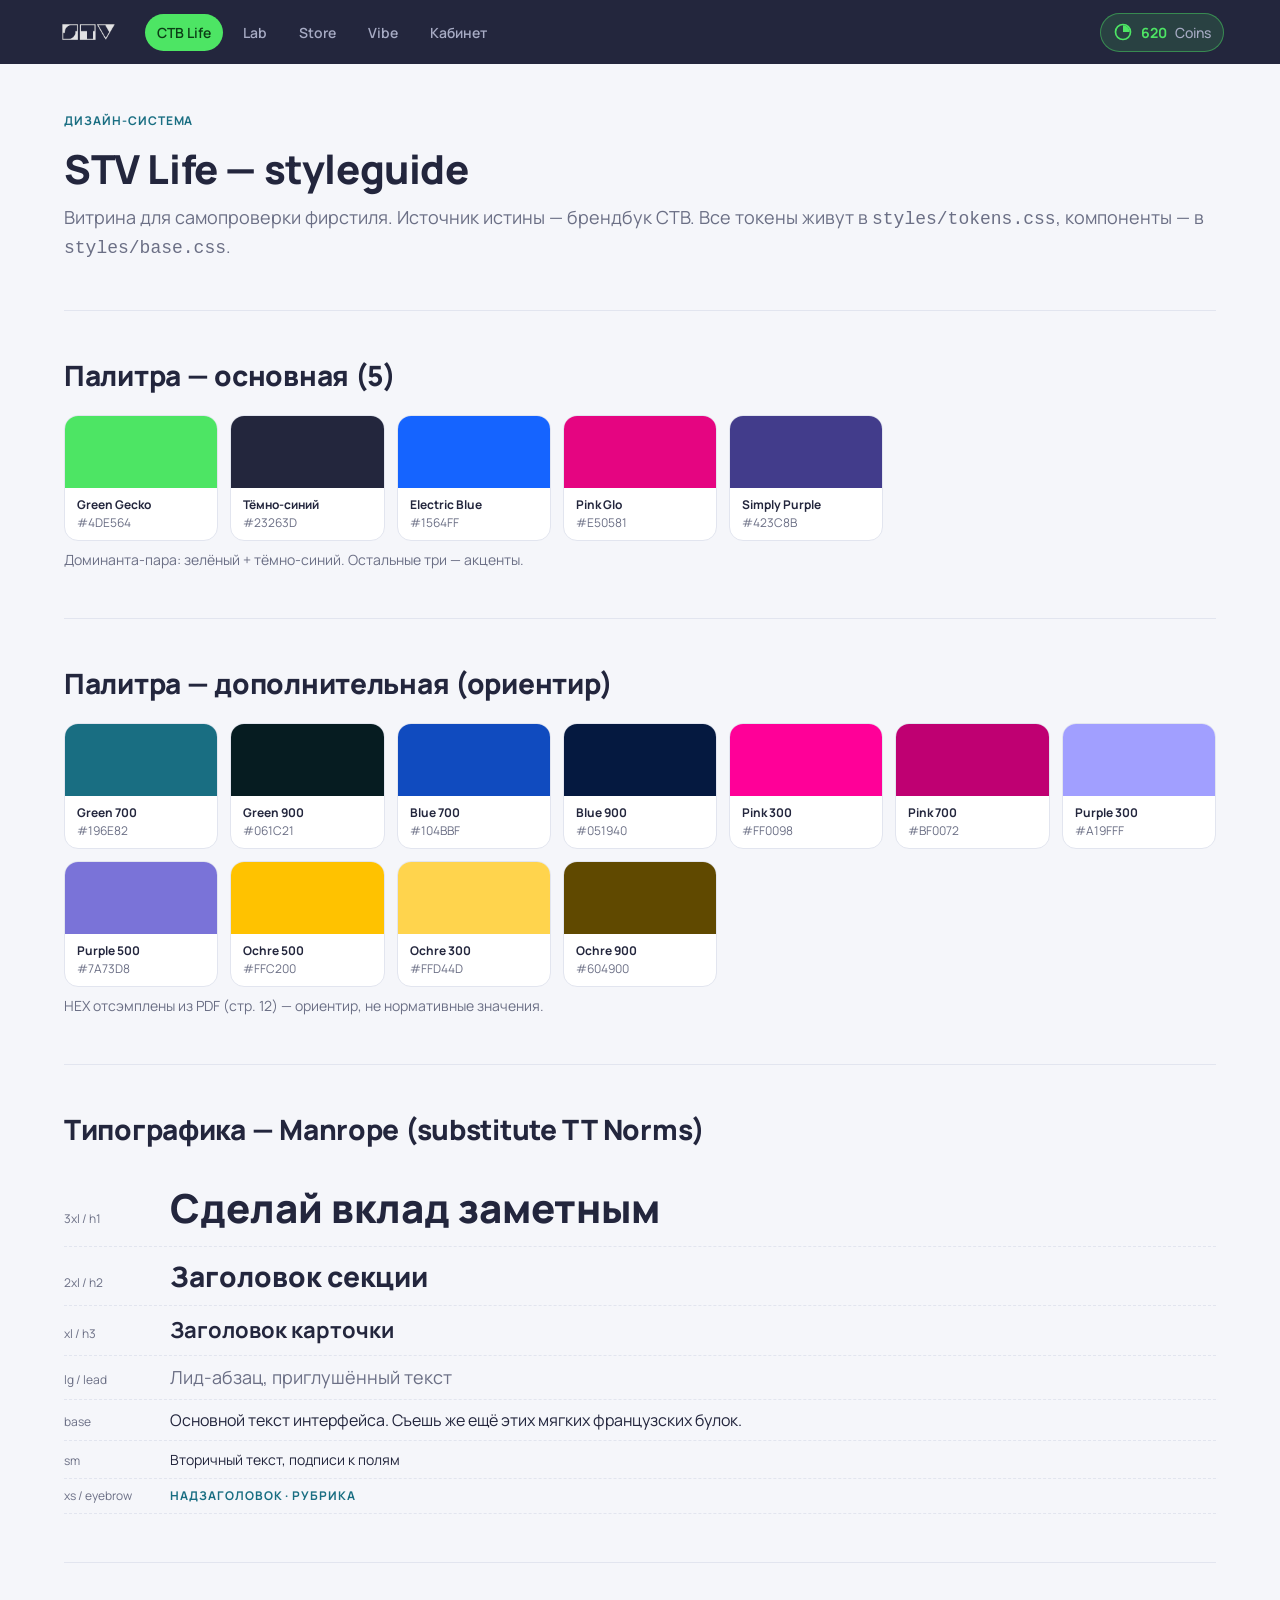
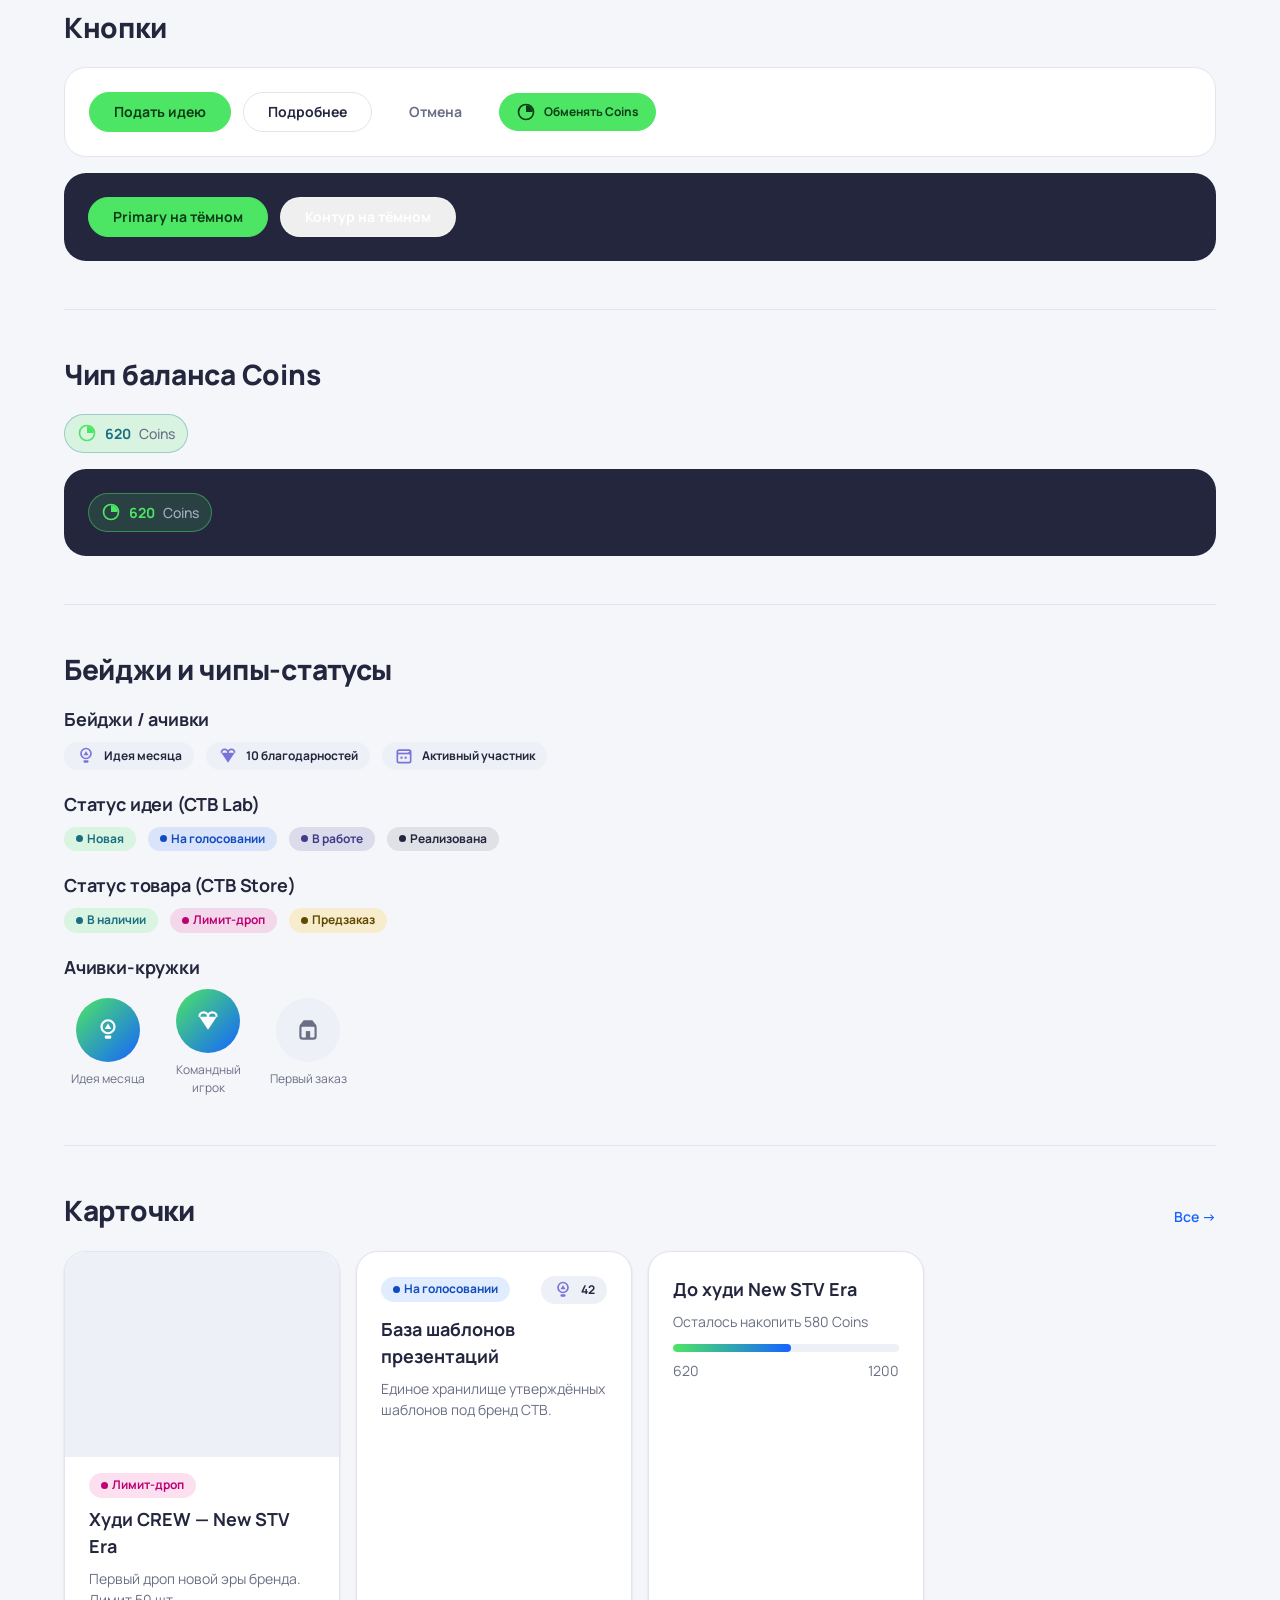
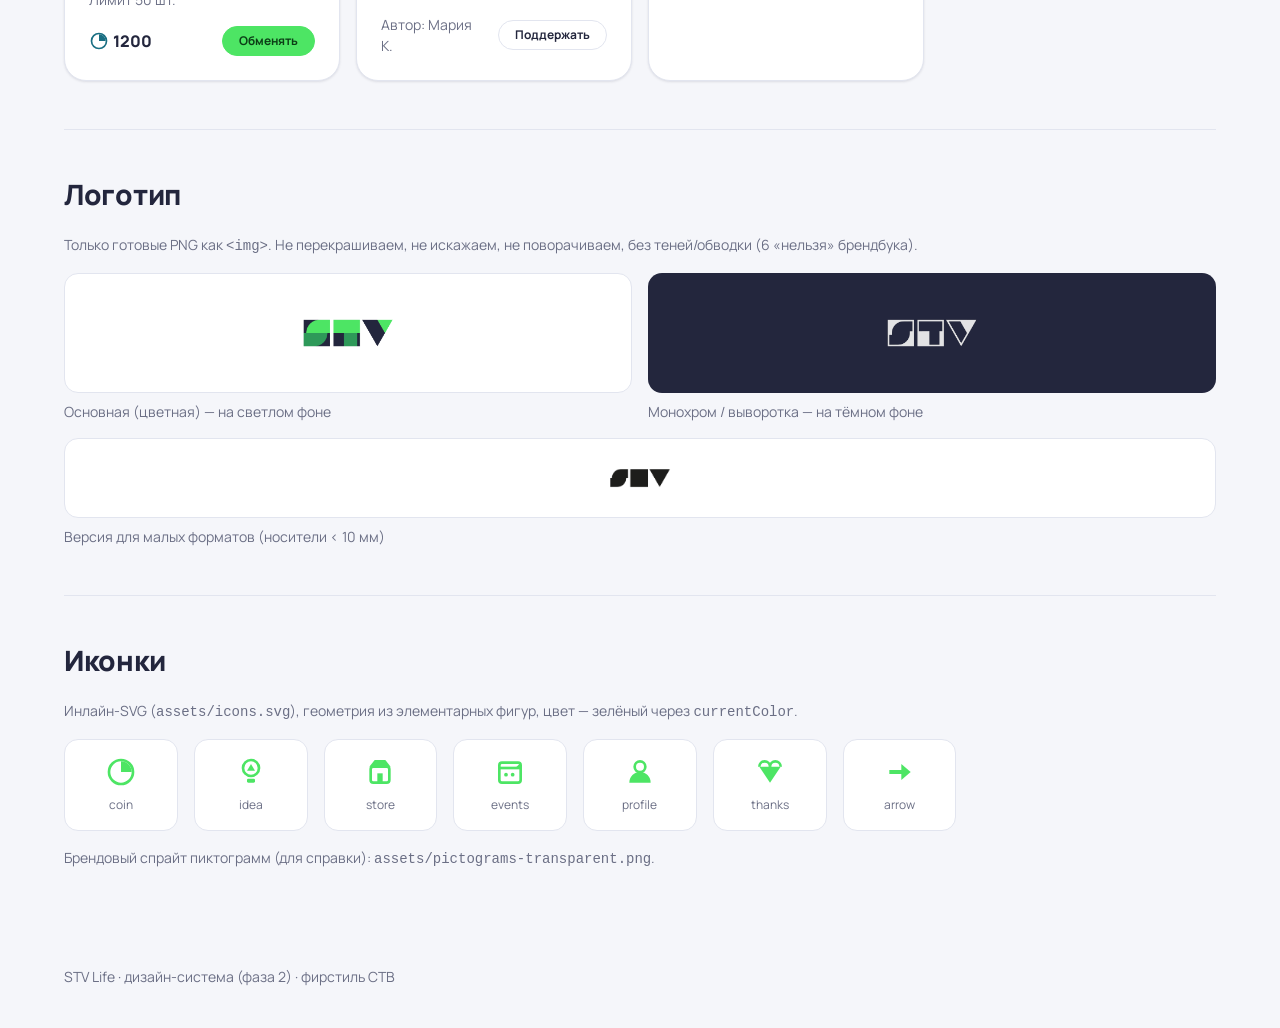
<file: styleguide.html>
<!DOCTYPE html>
<html lang="ru">
<head>
  <meta charset="UTF-8">
  <meta name="viewport" content="width=device-width, initial-scale=1">
  <title>STV Life — Дизайн-система (styleguide)</title>
  <link rel="stylesheet" href="styles/tokens.css">
  <link rel="stylesheet" href="styles/base.css">
  <style>
    /* Стили только для самой витрины — не часть дизайн-системы */
    .sg-section { padding-block: var(--space-8); border-top: 1px solid var(--color-border); }
    .sg-section:first-of-type { border-top: 0; }
    .sg-grid-swatch { display: grid; gap: var(--space-3); grid-template-columns: repeat(auto-fill, minmax(150px, 1fr)); }
    .sg-swatch { border: 1px solid var(--color-border); border-radius: var(--radius-md); overflow: hidden; background: var(--color-surface); }
    .sg-swatch__color { height: 72px; }
    .sg-swatch__meta { padding: var(--space-2) var(--space-3); font-size: var(--text-xs); }
    .sg-swatch__name { font-weight: var(--weight-bold); }
    .sg-swatch__hex { color: var(--color-text-muted); text-transform: uppercase; }
    .sg-type-row { display: flex; align-items: baseline; gap: var(--space-4); padding-block: var(--space-2); border-bottom: 1px dashed var(--color-border); }
    .sg-type-row__label { width: 90px; flex-shrink: 0; font-size: var(--text-xs); color: var(--color-text-muted); }
    .sg-panel { padding: var(--space-5); border-radius: var(--radius-lg); }
    .sg-panel--light { background: var(--color-surface); border: 1px solid var(--color-border); }
    .sg-panel--dark { background: var(--color-dark-bg); }
    .sg-icon-grid { display: grid; gap: var(--space-4); grid-template-columns: repeat(auto-fill, minmax(110px, 1fr)); }
    .sg-icon-cell { display: flex; flex-direction: column; align-items: center; gap: var(--space-2); padding: var(--space-4); border: 1px solid var(--color-border); border-radius: var(--radius-md); background: var(--color-surface); font-size: var(--text-xs); color: var(--color-text-muted); }
    .sg-icon-cell svg { width: 32px; height: 32px; color: var(--stv-green); }
    .sg-icon-cell svg .dark-fix { color: inherit; }
    .stv-icon { width: 20px; height: 20px; }
    .sg-logo-box { display: flex; align-items: center; justify-content: center; min-height: 120px; border-radius: var(--radius-md); }
    .sg-logo-box img { height: 48px; width: auto; }
    .sg-note { font-size: var(--text-sm); color: var(--color-text-muted); margin-top: var(--space-2); }
  </style>
</head>
<body>

  <!-- ===== СПРАЙТ ИКОНОК (встроен инлайн: <use> на внешний файл блокируется при file://) ===== -->
  <svg xmlns="http://www.w3.org/2000/svg" style="display:none" aria-hidden="true">
    <symbol id="stv-coin" viewBox="0 0 24 24">
      <circle cx="12" cy="12" r="9" fill="none" stroke="currentColor" stroke-width="2"/>
      <path d="M12 12 L12 4 A8 8 0 0 1 20 12 Z" fill="currentColor"/>
    </symbol>
    <symbol id="stv-idea" viewBox="0 0 24 24">
      <circle cx="12" cy="9" r="6" fill="none" stroke="currentColor" stroke-width="2"/>
      <path d="M12 6 L15 11 L9 11 Z" fill="currentColor"/>
      <rect x="9" y="17" width="6" height="3" rx="1" fill="currentColor"/>
    </symbol>
    <symbol id="stv-store" viewBox="0 0 24 24">
      <path d="M4 8 L8 3 L16 3 L20 8 Z" fill="currentColor"/>
      <rect x="5" y="8" width="14" height="12" rx="2" fill="none" stroke="currentColor" stroke-width="2"/>
      <rect x="10" y="13" width="4" height="7" fill="currentColor"/>
    </symbol>
    <symbol id="stv-events" viewBox="0 0 24 24">
      <rect x="4" y="5" width="16" height="15" rx="2" fill="none" stroke="currentColor" stroke-width="2"/>
      <path d="M4 9 L20 9" stroke="currentColor" stroke-width="2"/>
      <path d="M20 5 L20 9 L16 9 Z" fill="currentColor"/>
      <circle cx="9" cy="14" r="1.4" fill="currentColor"/>
      <circle cx="14" cy="14" r="1.4" fill="currentColor"/>
    </symbol>
    <symbol id="stv-profile" viewBox="0 0 24 24">
      <circle cx="12" cy="8" r="4" fill="none" stroke="currentColor" stroke-width="2"/>
      <path d="M4 20 A8 8 0 0 1 20 20 Z" fill="currentColor"/>
    </symbol>
    <symbol id="stv-thanks" viewBox="0 0 24 24">
      <path d="M12 8 A4 4 0 0 1 20 8" fill="none" stroke="currentColor" stroke-width="2"/>
      <path d="M4 8 A4 4 0 0 1 12 8" fill="none" stroke="currentColor" stroke-width="2"/>
      <path d="M4 8 L12 20 L20 8 Z" fill="currentColor"/>
    </symbol>
    <symbol id="stv-arrow" viewBox="0 0 24 24">
      <rect x="4" y="10.5" width="11" height="3" fill="currentColor"/>
      <path d="M13 6 L20 12 L13 18 Z" fill="currentColor"/>
    </symbol>
  </svg>

  <!-- ===== НАВБАР (живой компонент) ===== -->
  <header class="stv-navbar">
    <div class="stv-navbar__inner">
      <a class="stv-navbar__brand" href="#" aria-label="СТВ Life">
        <img src="assets/logo/logo-mono-invert-transparent.png" alt="СТВ">
      </a>
      <nav class="stv-navbar__nav">
        <a class="stv-navbar__link is-active" href="#">СТВ Life</a>
        <a class="stv-navbar__link" href="#">Lab</a>
        <a class="stv-navbar__link" href="#">Store</a>
        <a class="stv-navbar__link" href="#">Vibe</a>
        <a class="stv-navbar__link" href="#">Кабинет</a>
      </nav>
      <span class="stv-balance">
        <svg class="stv-balance__icon stv-icon" aria-hidden="true"><use href="#stv-coin"></use></svg>
        <span class="stv-balance__value">620</span>
        <span class="stv-balance__unit">Coins</span>
      </span>
    </div>
  </header>

  <main class="stv-container">

    <section class="sg-section">
      <p class="stv-eyebrow">Дизайн-система</p>
      <h1>STV Life — styleguide</h1>
      <p class="stv-lead">Витрина для самопроверки фирстиля. Источник истины — брендбук СТВ.
        Все токены живут в <code>styles/tokens.css</code>, компоненты — в <code>styles/base.css</code>.</p>
    </section>

    <!-- ===== ПАЛИТРА: основная ===== -->
    <section class="sg-section">
      <div class="stv-section-head"><h2>Палитра — основная (5)</h2></div>
      <div class="sg-grid-swatch">
        <div class="sg-swatch"><div class="sg-swatch__color" style="background:var(--stv-green)"></div><div class="sg-swatch__meta"><div class="sg-swatch__name">Green Gecko</div><div class="sg-swatch__hex">#4DE564</div></div></div>
        <div class="sg-swatch"><div class="sg-swatch__color" style="background:var(--stv-dark)"></div><div class="sg-swatch__meta"><div class="sg-swatch__name">Тёмно-синий</div><div class="sg-swatch__hex">#23263D</div></div></div>
        <div class="sg-swatch"><div class="sg-swatch__color" style="background:var(--stv-blue)"></div><div class="sg-swatch__meta"><div class="sg-swatch__name">Electric Blue</div><div class="sg-swatch__hex">#1564FF</div></div></div>
        <div class="sg-swatch"><div class="sg-swatch__color" style="background:var(--stv-pink)"></div><div class="sg-swatch__meta"><div class="sg-swatch__name">Pink Glo</div><div class="sg-swatch__hex">#E50581</div></div></div>
        <div class="sg-swatch"><div class="sg-swatch__color" style="background:var(--stv-purple)"></div><div class="sg-swatch__meta"><div class="sg-swatch__name">Simply Purple</div><div class="sg-swatch__hex">#423C8B</div></div></div>
      </div>
      <p class="sg-note">Доминанта-пара: зелёный + тёмно-синий. Остальные три — акценты.</p>
    </section>

    <!-- ===== ПАЛИТРА: дополнительная ===== -->
    <section class="sg-section">
      <div class="stv-section-head"><h2>Палитра — дополнительная (ориентир)</h2></div>
      <div class="sg-grid-swatch">
        <div class="sg-swatch"><div class="sg-swatch__color" style="background:var(--stv-green-700)"></div><div class="sg-swatch__meta"><div class="sg-swatch__name">Green 700</div><div class="sg-swatch__hex">#196E82</div></div></div>
        <div class="sg-swatch"><div class="sg-swatch__color" style="background:var(--stv-green-900)"></div><div class="sg-swatch__meta"><div class="sg-swatch__name">Green 900</div><div class="sg-swatch__hex">#061C21</div></div></div>
        <div class="sg-swatch"><div class="sg-swatch__color" style="background:var(--stv-blue-700)"></div><div class="sg-swatch__meta"><div class="sg-swatch__name">Blue 700</div><div class="sg-swatch__hex">#104BBF</div></div></div>
        <div class="sg-swatch"><div class="sg-swatch__color" style="background:var(--stv-blue-900)"></div><div class="sg-swatch__meta"><div class="sg-swatch__name">Blue 900</div><div class="sg-swatch__hex">#051940</div></div></div>
        <div class="sg-swatch"><div class="sg-swatch__color" style="background:var(--stv-pink-300)"></div><div class="sg-swatch__meta"><div class="sg-swatch__name">Pink 300</div><div class="sg-swatch__hex">#FF0098</div></div></div>
        <div class="sg-swatch"><div class="sg-swatch__color" style="background:var(--stv-pink-700)"></div><div class="sg-swatch__meta"><div class="sg-swatch__name">Pink 700</div><div class="sg-swatch__hex">#BF0072</div></div></div>
        <div class="sg-swatch"><div class="sg-swatch__color" style="background:var(--stv-purple-300)"></div><div class="sg-swatch__meta"><div class="sg-swatch__name">Purple 300</div><div class="sg-swatch__hex">#A19FFF</div></div></div>
        <div class="sg-swatch"><div class="sg-swatch__color" style="background:var(--stv-purple-500)"></div><div class="sg-swatch__meta"><div class="sg-swatch__name">Purple 500</div><div class="sg-swatch__hex">#7A73D8</div></div></div>
        <div class="sg-swatch"><div class="sg-swatch__color" style="background:var(--stv-ochre-500)"></div><div class="sg-swatch__meta"><div class="sg-swatch__name">Ochre 500</div><div class="sg-swatch__hex">#FFC200</div></div></div>
        <div class="sg-swatch"><div class="sg-swatch__color" style="background:var(--stv-ochre-300)"></div><div class="sg-swatch__meta"><div class="sg-swatch__name">Ochre 300</div><div class="sg-swatch__hex">#FFD44D</div></div></div>
        <div class="sg-swatch"><div class="sg-swatch__color" style="background:var(--stv-ochre-900)"></div><div class="sg-swatch__meta"><div class="sg-swatch__name">Ochre 900</div><div class="sg-swatch__hex">#604900</div></div></div>
      </div>
      <p class="sg-note">HEX отсэмплены из PDF (стр. 12) — ориентир, не нормативные значения.</p>
    </section>

    <!-- ===== ТИПОГРАФИКА ===== -->
    <section class="sg-section">
      <div class="stv-section-head"><h2>Типографика — Manrope (substitute TT Norms)</h2></div>
      <div class="sg-type-row"><span class="sg-type-row__label">3xl / h1</span><span style="font-size:var(--text-3xl);font-weight:var(--weight-extrabold)">Сделай вклад заметным</span></div>
      <div class="sg-type-row"><span class="sg-type-row__label">2xl / h2</span><span style="font-size:var(--text-2xl);font-weight:var(--weight-extrabold)">Заголовок секции</span></div>
      <div class="sg-type-row"><span class="sg-type-row__label">xl / h3</span><span style="font-size:var(--text-xl);font-weight:var(--weight-bold)">Заголовок карточки</span></div>
      <div class="sg-type-row"><span class="sg-type-row__label">lg / lead</span><span class="stv-lead">Лид-абзац, приглушённый текст</span></div>
      <div class="sg-type-row"><span class="sg-type-row__label">base</span><span>Основной текст интерфейса. Съешь же ещё этих мягких французских булок.</span></div>
      <div class="sg-type-row"><span class="sg-type-row__label">sm</span><span class="stv-small">Вторичный текст, подписи к полям</span></div>
      <div class="sg-type-row"><span class="sg-type-row__label">xs / eyebrow</span><span class="stv-eyebrow">Надзаголовок · рубрика</span></div>
    </section>

    <!-- ===== КНОПКИ ===== -->
    <section class="sg-section">
      <div class="stv-section-head"><h2>Кнопки</h2></div>
      <div class="sg-panel sg-panel--light stv-row" style="margin-bottom:var(--space-4)">
        <button class="stv-btn stv-btn--primary">Подать идею</button>
        <button class="stv-btn stv-btn--secondary">Подробнее</button>
        <button class="stv-btn stv-btn--ghost">Отмена</button>
        <button class="stv-btn stv-btn--primary stv-btn--sm">
          <svg class="stv-icon" aria-hidden="true"><use href="#stv-coin"></use></svg>Обменять Coins
        </button>
      </div>
      <div class="sg-panel sg-panel--dark stv-row">
        <button class="stv-btn stv-btn--primary">Primary на тёмном</button>
        <button class="stv-btn stv-btn--on-dark">Контур на тёмном</button>
      </div>
    </section>

    <!-- ===== ЧИПЫ БАЛАНСА ===== -->
    <section class="sg-section">
      <div class="stv-section-head"><h2>Чип баланса Coins</h2></div>
      <div class="stv-row" style="margin-bottom:var(--space-4)">
        <span class="stv-balance stv-balance--light">
          <svg class="stv-balance__icon stv-icon" aria-hidden="true"><use href="#stv-coin"></use></svg>
          <span class="stv-balance__value">620</span><span class="stv-balance__unit">Coins</span>
        </span>
      </div>
      <div class="sg-panel sg-panel--dark">
        <span class="stv-balance">
          <svg class="stv-balance__icon stv-icon" aria-hidden="true"><use href="#stv-coin"></use></svg>
          <span class="stv-balance__value">620</span><span class="stv-balance__unit">Coins</span>
        </span>
      </div>
    </section>

    <!-- ===== БЕЙДЖИ И ЧИПЫ-СТАТУСЫ ===== -->
    <section class="sg-section">
      <div class="stv-section-head"><h2>Бейджи и чипы-статусы</h2></div>
      <h4>Бейджи / ачивки</h4>
      <div class="stv-row" style="margin-bottom:var(--space-5)">
        <span class="stv-badge"><svg class="stv-icon" aria-hidden="true"><use href="#stv-idea"></use></svg>Идея месяца</span>
        <span class="stv-badge"><svg class="stv-icon" aria-hidden="true"><use href="#stv-thanks"></use></svg>10 благодарностей</span>
        <span class="stv-badge"><svg class="stv-icon" aria-hidden="true"><use href="#stv-events"></use></svg>Активный участник</span>
      </div>
      <h4>Статус идеи (СТВ Lab)</h4>
      <div class="stv-row" style="margin-bottom:var(--space-5)">
        <span class="stv-status stv-status--new">Новая</span>
        <span class="stv-status stv-status--vote">На голосовании</span>
        <span class="stv-status stv-status--progress">В работе</span>
        <span class="stv-status stv-status--done">Реализована</span>
      </div>
      <h4>Статус товара (СТВ Store)</h4>
      <div class="stv-row" style="margin-bottom:var(--space-5)">
        <span class="stv-status stv-status--instock">В наличии</span>
        <span class="stv-status stv-status--drop">Лимит-дроп</span>
        <span class="stv-status stv-status--preorder">Предзаказ</span>
      </div>
      <h4>Ачивки-кружки</h4>
      <div class="stv-row">
        <span class="stv-achievement"><span class="stv-achievement__disc"><svg class="stv-icon" style="width:26px;height:26px" aria-hidden="true"><use href="#stv-idea"></use></svg></span>Идея месяца</span>
        <span class="stv-achievement"><span class="stv-achievement__disc"><svg class="stv-icon" style="width:26px;height:26px" aria-hidden="true"><use href="#stv-thanks"></use></svg></span>Командный игрок</span>
        <span class="stv-achievement stv-achievement--locked"><span class="stv-achievement__disc"><svg class="stv-icon" style="width:26px;height:26px" aria-hidden="true"><use href="#stv-store"></use></svg></span>Первый заказ</span>
      </div>
    </section>

    <!-- ===== КАРТОЧКИ ===== -->
    <section class="sg-section">
      <div class="stv-section-head"><h2>Карточки</h2><a class="stv-section-head__link" href="#">Все →</a></div>
      <div class="stv-grid">
        <!-- Карточка товара Store -->
        <article class="stv-card stv-card--hover">
          <div class="stv-card__media"></div>
          <div class="stv-row stv-row--between" style="margin-bottom:var(--space-2)">
            <span class="stv-status stv-status--drop">Лимит-дроп</span>
          </div>
          <div class="stv-card__title">Худи CREW — New STV Era</div>
          <div class="stv-card__body">Первый дроп новой эры бренда. Лимит 50 шт.</div>
          <div class="stv-card__foot">
            <span class="stv-price"><svg class="stv-icon stv-price__coin" aria-hidden="true"><use href="#stv-coin"></use></svg>1200</span>
            <button class="stv-btn stv-btn--primary stv-btn--sm">Обменять</button>
          </div>
        </article>
        <!-- Карточка идеи Lab -->
        <article class="stv-card stv-card--hover">
          <div class="stv-row stv-row--between" style="margin-bottom:var(--space-3)">
            <span class="stv-status stv-status--vote">На голосовании</span>
            <span class="stv-badge"><svg class="stv-icon" aria-hidden="true"><use href="#stv-idea"></use></svg>42</span>
          </div>
          <div class="stv-card__title">База шаблонов презентаций</div>
          <div class="stv-card__body">Единое хранилище утверждённых шаблонов под бренд СТВ.</div>
          <div class="stv-card__foot">
            <span class="stv-small stv-muted">Автор: Мария К.</span>
            <button class="stv-btn stv-btn--secondary stv-btn--sm">Поддержать</button>
          </div>
        </article>
        <!-- Карточка прогресса к награде -->
        <article class="stv-card">
          <div class="stv-card__title">До худи New STV Era</div>
          <div class="stv-card__body" style="margin-bottom:var(--space-3)">Осталось накопить 580 Coins</div>
          <div class="stv-progress" style="margin-bottom:var(--space-2)"><div class="stv-progress__bar" style="width:52%"></div></div>
          <div class="stv-row stv-row--between stv-small stv-muted"><span>620</span><span>1200</span></div>
        </article>
      </div>
    </section>

    <!-- ===== ЛОГОТИП ===== -->
    <section class="sg-section">
      <div class="stv-section-head"><h2>Логотип</h2></div>
      <p class="sg-note" style="margin-bottom:var(--space-4)">Только готовые PNG как <code>&lt;img&gt;</code>. Не перекрашиваем, не искажаем, не поворачиваем, без теней/обводки (6 «нельзя» брендбука).</p>
      <div class="stv-grid stv-grid--2">
        <div>
          <div class="sg-logo-box" style="background:#FFFFFF;border:1px solid var(--color-border)">
            <img src="assets/logo/logo-main-color-transparent.png" alt="СТВ — основная цветная версия">
          </div>
          <p class="sg-note">Основная (цветная) — на светлом фоне</p>
        </div>
        <div>
          <div class="sg-logo-box" style="background:var(--stv-dark)">
            <img src="assets/logo/logo-mono-invert-transparent.png" alt="СТВ — выворотка">
          </div>
          <p class="sg-note">Монохром / выворотка — на тёмном фоне</p>
        </div>
      </div>
      <div style="margin-top:var(--space-4)">
        <div class="sg-logo-box" style="background:#FFFFFF;border:1px solid var(--color-border);min-height:80px">
          <img src="assets/logo/logo-small-transparent.png" alt="СТВ — малые форматы" style="height:32px">
        </div>
        <p class="sg-note">Версия для малых форматов (носители &lt; 10 мм)</p>
      </div>
    </section>

    <!-- ===== ИКОНКИ ===== -->
    <section class="sg-section">
      <div class="stv-section-head"><h2>Иконки</h2></div>
      <p class="sg-note" style="margin-bottom:var(--space-4)">Инлайн-SVG (<code>assets/icons.svg</code>), геометрия из элементарных фигур, цвет — зелёный через <code>currentColor</code>.</p>
      <div class="sg-icon-grid">
        <div class="sg-icon-cell"><svg aria-hidden="true"><use href="#stv-coin"></use></svg>coin</div>
        <div class="sg-icon-cell"><svg aria-hidden="true"><use href="#stv-idea"></use></svg>idea</div>
        <div class="sg-icon-cell"><svg aria-hidden="true"><use href="#stv-store"></use></svg>store</div>
        <div class="sg-icon-cell"><svg aria-hidden="true"><use href="#stv-events"></use></svg>events</div>
        <div class="sg-icon-cell"><svg aria-hidden="true"><use href="#stv-profile"></use></svg>profile</div>
        <div class="sg-icon-cell"><svg aria-hidden="true"><use href="#stv-thanks"></use></svg>thanks</div>
        <div class="sg-icon-cell"><svg aria-hidden="true"><use href="#stv-arrow"></use></svg>arrow</div>
      </div>
      <p class="sg-note" style="margin-top:var(--space-4)">Брендовый спрайт пиктограмм (для справки): <code>assets/pictograms-transparent.png</code>.</p>
    </section>

  </main>

  <footer class="stv-container" style="padding-block:var(--space-8);color:var(--color-text-muted);font-size:var(--text-sm)">
    STV Life · дизайн-система (фаза 2) · фирстиль СТВ
  </footer>

</body>
</html>
</file>
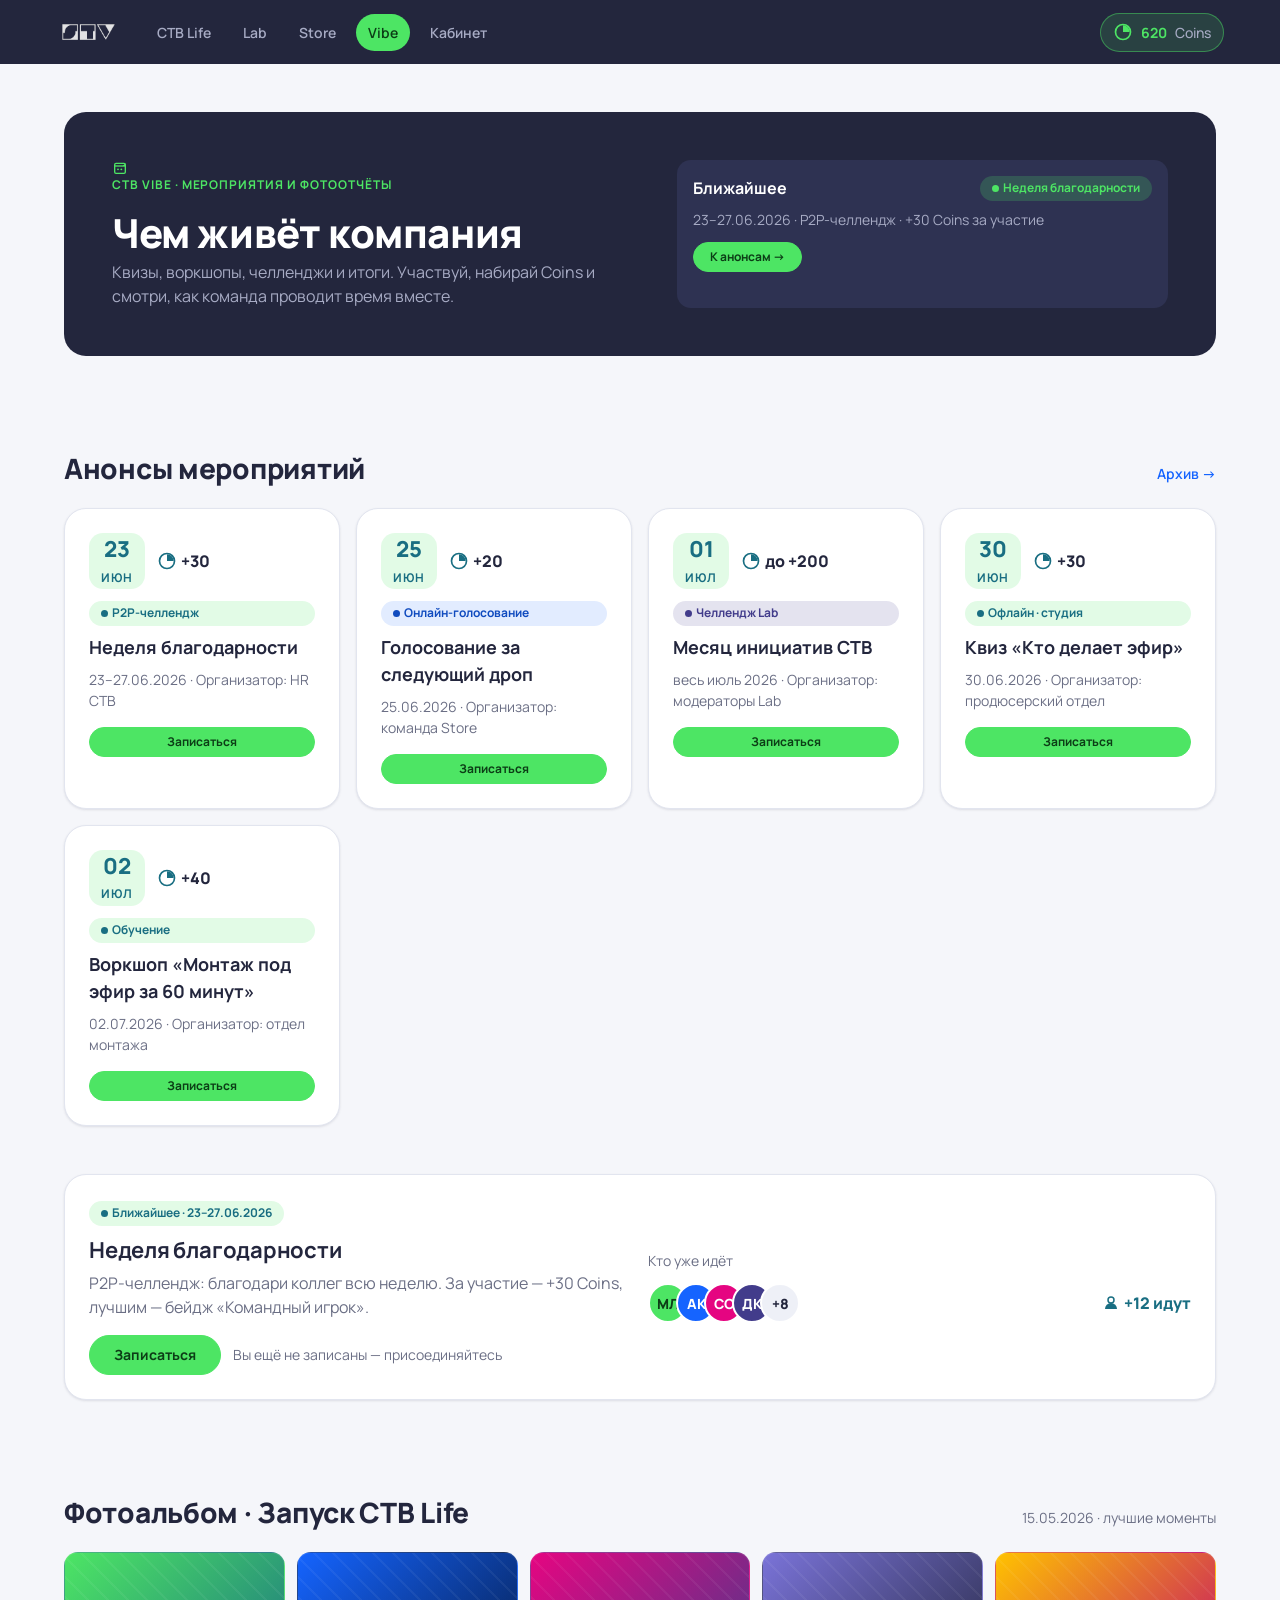
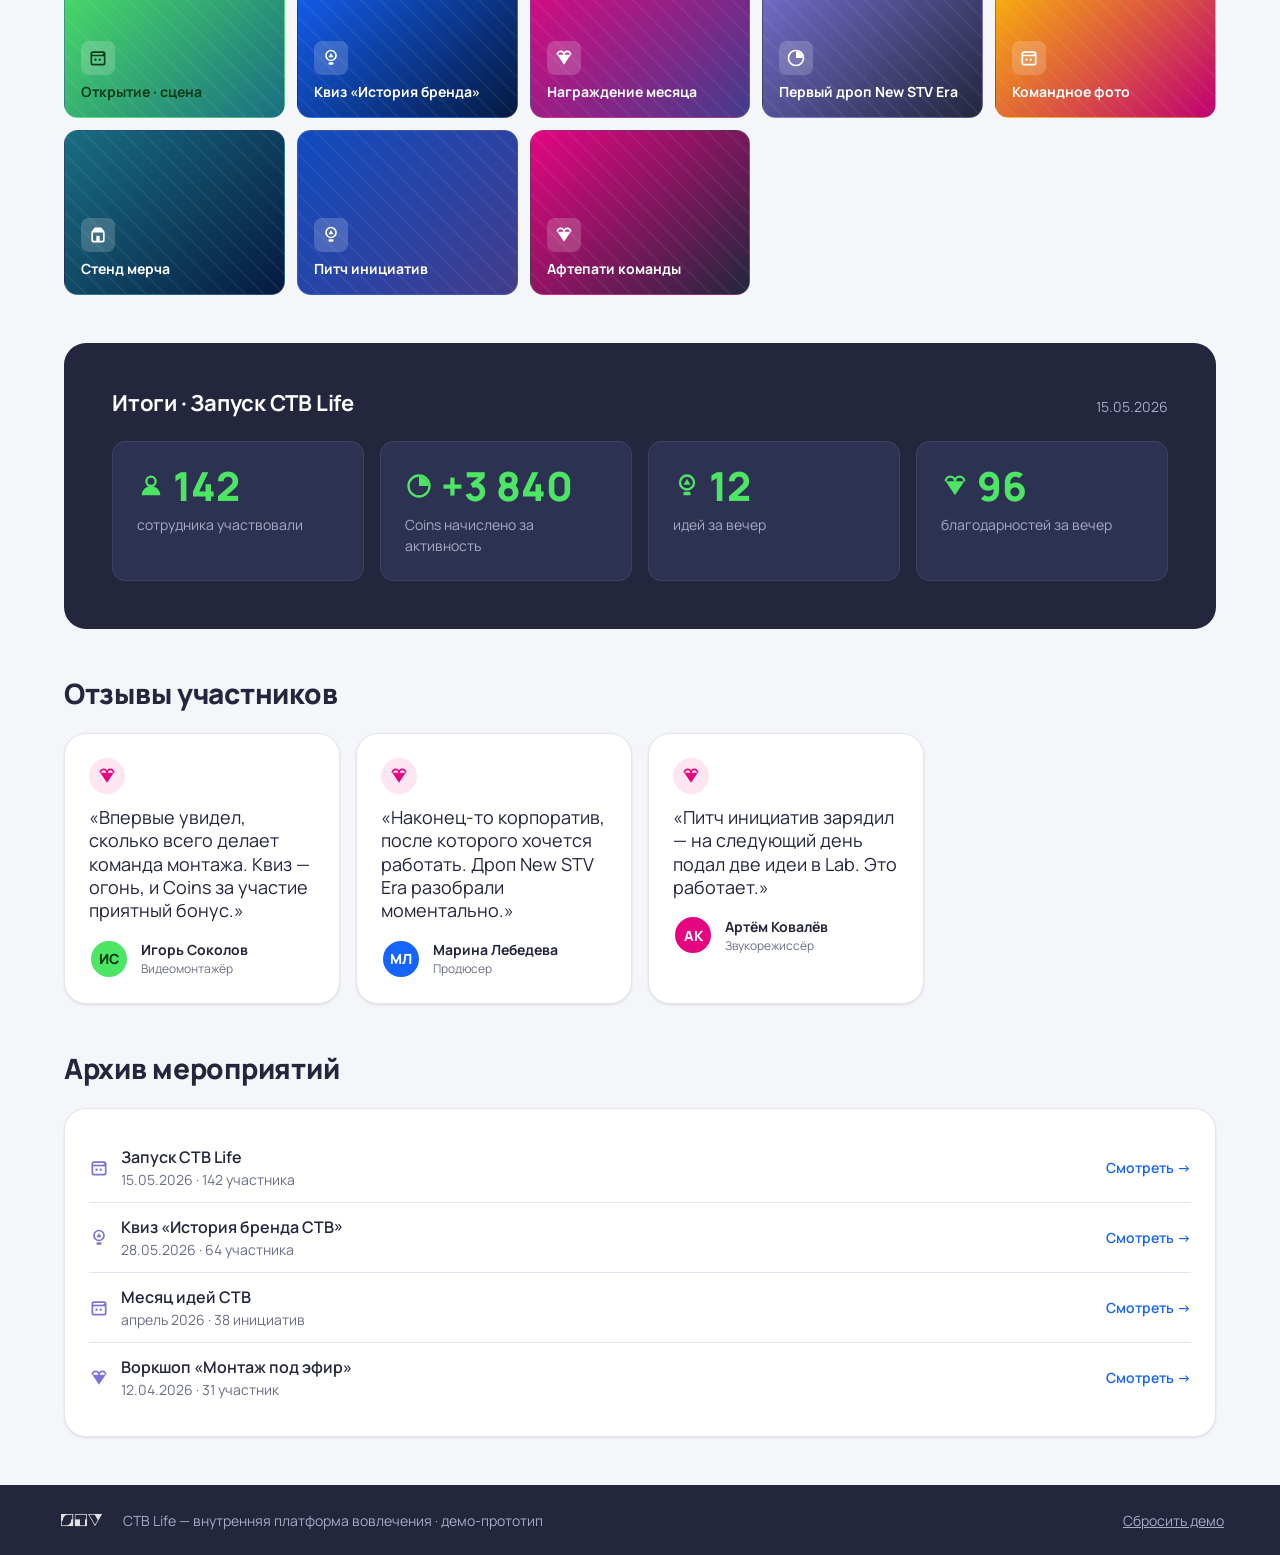
<file: vibe.html>
<!DOCTYPE html>
<html lang="ru">
<head>
  <meta charset="UTF-8">
  <meta name="viewport" content="width=device-width, initial-scale=1">
  <title>СТВ Vibe</title>
  <!-- Веб-шрифт Manrope (substitute TT Norms) — как в styleguide.html.
       base.css также импортирует его через @import; здесь дублируем preconnect для скорости. -->
  <link rel="preconnect" href="https://fonts.googleapis.com">
  <link rel="preconnect" href="https://fonts.gstatic.com" crossorigin>
  <link href="https://fonts.googleapis.com/css2?family=Manrope:wght@300;400;500;600;700;800&display=swap&subset=cyrillic,cyrillic-ext,latin,latin-ext" rel="stylesheet">
  <link rel="stylesheet" href="styles/tokens.css">
  <link rel="stylesheet" href="styles/base.css">
  <style>
    /* ======================================================================
       ЛОКАЛЬНЫЕ СТИЛИ ГЛАВНОЙ (часть эталонной оболочки — копируется экранами).
       Только то, чего нет в base.css. Все значения — через токены.
       ====================================================================== */

    /* --- Герой-блок: приветствие + баланс на тёмном фоне бренда --- */
    .stv-hero {
      background: var(--color-dark-bg);
      color: var(--color-on-dark);
      border-radius: var(--radius-lg);
      padding: var(--space-6);
      display: grid;
      gap: var(--space-5);
      grid-template-columns: 1fr;
    }
    .stv-hero h1 { color: var(--color-on-dark); margin-bottom: var(--space-1); }
    .stv-hero__balance-value {
      font-size: var(--text-3xl);
      font-weight: var(--weight-extrabold);
      line-height: 1;
      color: var(--stv-green);
      display: inline-flex;
      align-items: center;
      gap: var(--space-2);
    }
    .stv-hero__balance-value .stv-icon { width: 32px; height: 32px; }
    .stv-hero__unit { color: var(--color-on-dark-muted); font-size: var(--text-lg); font-weight: var(--weight-semibold); }
    .stv-hero__gain {
      display: inline-flex; align-items: center; gap: var(--space-1);
      color: var(--stv-green); font-weight: var(--weight-bold); font-size: var(--text-sm);
    }
    .stv-hero__goal { background: var(--color-dark-surface); border-radius: var(--radius-md); padding: var(--space-4); }
    .stv-progress--on-dark { background: rgba(255,255,255,0.10); }
    @media (min-width: 768px) {
      .stv-hero { grid-template-columns: 1.1fr 1fr; align-items: center; padding: var(--space-8); }
    }

    /* --- Быстрые действия: карточки-кнопки с иконкой --- */
    .stv-actions {
      display: grid;
      gap: var(--space-3);
      grid-template-columns: repeat(auto-fill, minmax(160px, 1fr));
    }
    .stv-action {
      display: flex; flex-direction: column; gap: var(--space-3);
      padding: var(--space-4);
      background: var(--color-surface);
      border: 1px solid var(--color-border);
      border-radius: var(--radius-md);
      box-shadow: var(--shadow-sm);
      color: var(--color-text);
      font-weight: var(--weight-bold);
      transition: box-shadow var(--transition), transform var(--transition), border-color var(--transition);
    }
    .stv-action:hover { box-shadow: var(--shadow-md); transform: translateY(-2px); border-color: var(--stv-green); color: var(--color-text); }
    .stv-action__icon {
      display: grid; place-items: center;
      width: 40px; height: 40px;
      border-radius: var(--radius-sm);
      background: rgba(77,229,100,0.16);
    }
    .stv-action__icon .stv-icon { width: 22px; height: 22px; color: var(--stv-green-700); }

    /* --- Иконка по умолчанию (если не задан размер выше) --- */
    .stv-icon { width: 20px; height: 20px; }

    /* --- Список-таблица рейтинга / благодарностей --- */
    .stv-rank { display: flex; flex-direction: column; }
    .stv-rank__row {
      display: flex; align-items: center; gap: var(--space-3);
      padding-block: var(--space-3);
      border-bottom: 1px solid var(--color-border);
    }
    .stv-rank__row:last-child { border-bottom: 0; }
    .stv-rank__num {
      flex-shrink: 0;
      width: 28px; height: 28px;
      display: grid; place-items: center;
      border-radius: var(--radius-pill);
      background: var(--color-surface-2);
      font-weight: var(--weight-extrabold);
      font-size: var(--text-sm);
    }
    .stv-rank__row.is-me { background: rgba(77,229,100,0.10); border-radius: var(--radius-sm); padding-inline: var(--space-3); }
    .stv-rank__row.is-me .stv-rank__num { background: var(--stv-green); color: var(--color-accent-ink); }
    .stv-rank__name { font-weight: var(--weight-semibold); }
    .stv-rank__role { color: var(--color-text-muted); font-size: var(--text-sm); }
    .stv-rank__gain { margin-left: auto; color: var(--stv-green-700); font-weight: var(--weight-extrabold); white-space: nowrap; }

    /* --- Лента благодарностей --- */
    .stv-thank { display: flex; gap: var(--space-3); }
    .stv-thank__icon {
      flex-shrink: 0; width: 36px; height: 36px;
      display: grid; place-items: center;
      border-radius: var(--radius-pill);
      background: rgba(229,5,129,0.10);
    }
    .stv-thank__icon .stv-icon { width: 20px; height: 20px; color: var(--stv-pink); }
    .stv-thank__who { font-weight: var(--weight-bold); font-size: var(--text-sm); margin-bottom: 2px; }
    .stv-thank__text { color: var(--color-text-muted); font-size: var(--text-sm); }

    /* --- Карточка анонса / активности (лёгкая, без медиа) --- */
    .stv-meta { color: var(--color-text-muted); font-size: var(--text-sm); display: flex; flex-wrap: wrap; gap: var(--space-1) var(--space-3); }

    /* --- Футер --- */
    .stv-footer { background: var(--color-dark-bg); color: var(--color-on-dark-muted); }
    .stv-footer__inner {
      display: flex; align-items: center; gap: var(--space-4); flex-wrap: wrap;
      max-width: var(--container-max); margin-inline: auto;
      padding: var(--space-5) var(--space-4);
      font-size: var(--text-sm);
    }
    .stv-footer__inner img { height: 22px; width: auto; }

    /* ======================================================================
       ЛОКАЛЬНЫЕ СТИЛИ ЭКРАНА VIBE (только то, чего нет в base.css).
       Все значения — через токены. Идут ПОСЛЕ эталонной оболочки.
       ====================================================================== */

    /* --- Дата-бейдж в карточке анонса (день + месяц) --- */
    .stv-datechip {
      flex-shrink: 0;
      display: grid; place-items: center;
      width: 56px; height: 56px;
      border-radius: var(--radius-md);
      background: rgba(77,229,100,0.16);
      color: var(--stv-green-700);
      line-height: 1.05;
      text-align: center;
    }
    .stv-datechip__day { font-size: var(--text-xl); font-weight: var(--weight-extrabold); }
    .stv-datechip__mon { font-size: var(--text-xs); font-weight: var(--weight-bold); text-transform: uppercase; letter-spacing: 0.06em; }

    /* --- Аватары-плейсхолдеры участников (кружки с инициалами) --- */
    .stv-avatars { display: flex; align-items: center; }
    .stv-avatar {
      width: 40px; height: 40px;
      display: grid; place-items: center;
      border-radius: var(--radius-pill);
      border: 2px solid var(--color-surface);
      color: #fff;
      font-size: var(--text-sm);
      font-weight: var(--weight-extrabold);
      margin-left: calc(-1 * var(--space-3));
      flex-shrink: 0;
    }
    .stv-avatar:first-child { margin-left: 0; }
    .stv-avatar--green  { background: var(--stv-green); color: var(--color-accent-ink); }
    .stv-avatar--blue   { background: var(--stv-blue); }
    .stv-avatar--pink   { background: var(--stv-pink); }
    .stv-avatar--purple { background: var(--stv-purple); }
    .stv-avatar--more   { background: var(--color-surface-2); color: var(--color-text); border-color: var(--color-surface); }

    /* --- Фотоальбом: брендовые плейсхолдер-плитки (честный демо, без фото мерча) --- */
    .stv-album {
      display: grid;
      gap: var(--space-3);
      grid-template-columns: repeat(auto-fill, minmax(200px, 1fr));
    }
    .stv-photo {
      position: relative;
      display: flex;
      flex-direction: column;
      justify-content: flex-end;
      gap: var(--space-2);
      aspect-ratio: 4 / 3;
      border-radius: var(--radius-md);
      padding: var(--space-4);
      color: #fff;
      overflow: hidden;
      border: 1px solid rgba(255,255,255,0.10);
    }
    /* Брендовые градиенты из основной + доп. палитры (не доминируют над основной) */
    .stv-photo--g1 { background: linear-gradient(135deg, var(--stv-green) 0%, var(--stv-green-700) 100%); color: var(--color-accent-ink); }
    .stv-photo--g2 { background: linear-gradient(135deg, var(--stv-blue) 0%, var(--stv-blue-900) 100%); }
    .stv-photo--g3 { background: linear-gradient(135deg, var(--stv-pink) 0%, var(--stv-purple-700) 100%); }
    .stv-photo--g4 { background: linear-gradient(135deg, var(--stv-purple-500) 0%, var(--stv-dark) 100%); }
    .stv-photo--g5 { background: linear-gradient(135deg, var(--stv-ochre-500) 0%, var(--stv-pink-700) 100%); }
    .stv-photo--g6 { background: linear-gradient(135deg, var(--stv-green-700) 0%, var(--stv-blue-900) 100%); }
    .stv-photo--g7 { background: linear-gradient(135deg, var(--stv-blue-700) 0%, var(--stv-purple-700) 100%); }
    .stv-photo--g8 { background: linear-gradient(135deg, var(--stv-pink-500) 0%, var(--stv-dark) 100%); }
    .stv-photo__icon {
      width: 34px; height: 34px;
      display: grid; place-items: center;
      border-radius: var(--radius-sm);
      background: rgba(255,255,255,0.18);
    }
    .stv-photo__icon .stv-icon { width: 20px; height: 20px; color: currentColor; }
    .stv-photo__cap { font-weight: var(--weight-bold); font-size: var(--text-sm); line-height: var(--leading-snug); }
    /* Лёгкая «фото»-сетка поверх для честного эффекта плейсхолдера */
    .stv-photo::after {
      content: "";
      position: absolute; inset: 0;
      background:
        repeating-linear-gradient(45deg, rgba(255,255,255,0.05) 0 2px, transparent 2px 14px);
      pointer-events: none;
    }
    .stv-photo > * { position: relative; z-index: 1; }

    /* --- Плашка итогов события: крупные цифры --- */
    .stv-stats {
      display: grid;
      gap: var(--space-4);
      grid-template-columns: repeat(auto-fit, minmax(180px, 1fr));
    }
    .stv-stat {
      background: var(--color-dark-surface);
      border: 1px solid rgba(255,255,255,0.08);
      border-radius: var(--radius-md);
      padding: var(--space-5);
    }
    .stv-stat__num {
      font-size: var(--text-3xl);
      font-weight: var(--weight-extrabold);
      line-height: 1;
      color: var(--stv-green);
      display: inline-flex; align-items: center; gap: var(--space-2);
    }
    .stv-stat__num .stv-icon { width: 28px; height: 28px; }
    .stv-stat__label { color: var(--color-on-dark-muted); font-size: var(--text-sm); margin-top: var(--space-2); }

    /* --- Отзыв-цитата --- */
    .stv-quote__text { font-size: var(--text-lg); line-height: var(--leading-snug); margin-bottom: var(--space-4); }
    .stv-quote__author { display: flex; align-items: center; gap: var(--space-3); }
    .stv-quote__name { font-weight: var(--weight-bold); font-size: var(--text-sm); }
    .stv-quote__role { color: var(--color-text-muted); font-size: var(--text-xs); }

    /* --- Архив мероприятий: компактный список --- */
    .stv-archive { display: flex; flex-direction: column; }
    .stv-archive__row {
      display: flex; align-items: center; gap: var(--space-3);
      padding-block: var(--space-3);
      border-bottom: 1px solid var(--color-border);
    }
    .stv-archive__row:last-child { border-bottom: 0; }
    .stv-archive__icon { color: var(--stv-purple-500); flex-shrink: 0; }
    .stv-archive__name { font-weight: var(--weight-semibold); }
    .stv-archive__date { color: var(--color-text-muted); font-size: var(--text-sm); }
    .stv-archive__link { margin-left: auto; font-size: var(--text-sm); font-weight: var(--weight-semibold); white-space: nowrap; }
  </style>
</head>
<body>

  <!-- ============================================================================
       ИНЛАЙН-СПРАЙТ ИКОНОК (часть эталонной оболочки — копируется всеми экранами).
       <use href="assets/icons.svg#..."> блокируется при открытии по file://,
       поэтому все <symbol> вставлены прямо в начало <body>. После этого иконки
       работают через <svg class="stv-icon"><use href="#stv-coin"></use></svg>.
       ============================================================================ -->
  <svg width="0" height="0" style="position:absolute" aria-hidden="true">
    <symbol id="stv-coin" viewBox="0 0 24 24">
      <circle cx="12" cy="12" r="9" fill="none" stroke="currentColor" stroke-width="2"/>
      <path d="M12 12 L12 4 A8 8 0 0 1 20 12 Z" fill="currentColor"/>
    </symbol>
    <symbol id="stv-idea" viewBox="0 0 24 24">
      <circle cx="12" cy="9" r="6" fill="none" stroke="currentColor" stroke-width="2"/>
      <path d="M12 6 L15 11 L9 11 Z" fill="currentColor"/>
      <rect x="9" y="17" width="6" height="3" rx="1" fill="currentColor"/>
    </symbol>
    <symbol id="stv-store" viewBox="0 0 24 24">
      <path d="M4 8 L8 3 L16 3 L20 8 Z" fill="currentColor"/>
      <rect x="5" y="8" width="14" height="12" rx="2" fill="none" stroke="currentColor" stroke-width="2"/>
      <rect x="10" y="13" width="4" height="7" fill="currentColor"/>
    </symbol>
    <symbol id="stv-events" viewBox="0 0 24 24">
      <rect x="4" y="5" width="16" height="15" rx="2" fill="none" stroke="currentColor" stroke-width="2"/>
      <path d="M4 9 L20 9" stroke="currentColor" stroke-width="2"/>
      <path d="M20 5 L20 9 L16 9 Z" fill="currentColor"/>
      <circle cx="9" cy="14" r="1.4" fill="currentColor"/>
      <circle cx="14" cy="14" r="1.4" fill="currentColor"/>
    </symbol>
    <symbol id="stv-profile" viewBox="0 0 24 24">
      <circle cx="12" cy="8" r="4" fill="none" stroke="currentColor" stroke-width="2"/>
      <path d="M4 20 A8 8 0 0 1 20 20 Z" fill="currentColor"/>
    </symbol>
    <symbol id="stv-thanks" viewBox="0 0 24 24">
      <path d="M12 8 A4 4 0 0 1 20 8" fill="none" stroke="currentColor" stroke-width="2"/>
      <path d="M4 8 A4 4 0 0 1 12 8" fill="none" stroke="currentColor" stroke-width="2"/>
      <path d="M4 8 L12 20 L20 8 Z" fill="currentColor"/>
    </symbol>
    <symbol id="stv-arrow" viewBox="0 0 24 24">
      <rect x="4" y="10.5" width="11" height="3" fill="currentColor"/>
      <path d="M13 6 L20 12 L13 18 Z" fill="currentColor"/>
    </symbol>
  </svg>

  <!-- ============================================================================
       НАВБАР (эталонная оболочка — копируется всеми экранами; меняется только
       класс .is-active на соответствующем пункте). Активен: Vibe.
       ============================================================================ -->
  <header class="stv-navbar">
    <div class="stv-navbar__inner">
      <a class="stv-navbar__brand" href="index.html" aria-label="СТВ Life — на главную">
        <img src="assets/logo/logo-mono-invert-transparent.png" alt="СТВ">
      </a>
      <nav class="stv-navbar__nav">
        <a class="stv-navbar__link" href="index.html">СТВ Life</a>
        <a class="stv-navbar__link" href="lab.html">Lab</a>
        <a class="stv-navbar__link" href="store.html">Store</a>
        <a class="stv-navbar__link is-active" href="vibe.html">Vibe</a>
        <a class="stv-navbar__link" href="cabinet.html">Кабинет</a>
      </nav>
      <!-- Чип баланса кликабелен → ЛК (сквозное правило §2) -->
      <a class="stv-balance" href="cabinet.html" aria-label="Баланс 620 Coins — в личный кабинет">
        <svg class="stv-balance__icon stv-icon" aria-hidden="true"><use href="#stv-coin"></use></svg>
        <span class="stv-balance__value" data-balance>620</span>
        <span class="stv-balance__unit">Coins</span>
      </a>
    </div>
  </header>

  <main class="stv-container">

    <!-- ========================================================================
         1. ШАПКА VIBE (§1.5 / §8) — заголовок + эмоциональный подзаголовок
         ======================================================================== -->
    <section class="stv-section">
      <div class="stv-hero">
        <div>
          <p class="stv-eyebrow" style="color:var(--stv-green)">
            <svg class="stv-icon" style="width:16px;height:16px;vertical-align:-3px" aria-hidden="true"><use href="#stv-events"></use></svg>
            СТВ Vibe · мероприятия и фотоотчёты
          </p>
          <h1>Чем живёт компания</h1>
          <p style="color:var(--color-on-dark-muted);margin:0">
            Квизы, воркшопы, челленджи и итоги. Участвуй, набирай Coins и смотри, как команда проводит время вместе.
          </p>
        </div>
        <div class="stv-hero__goal" style="align-self:stretch">
          <div class="stv-row stv-row--between" style="margin-bottom:var(--space-2)">
            <span style="font-weight:var(--weight-bold)">Ближайшее</span>
            <span class="stv-status stv-status--new" style="background:rgba(77,229,100,0.20);color:var(--stv-green)">Неделя благодарности</span>
          </div>
          <p style="color:var(--color-on-dark-muted);margin:0 0 var(--space-3);font-size:var(--text-sm)">
            23–27.06.2026 · P2P-челлендж · +30 Coins за участие
          </p>
          <a class="stv-btn stv-btn--primary stv-btn--sm" href="#anonsy">К анонсам →</a>
        </div>
      </div>
    </section>

    <!-- ========================================================================
         2. АНОНСЫ ПРЕДСТОЯЩИХ МЕРОПРИЯТИЙ (§1.5 + §3.7)
         5 событий: дата, название, формат, организатор, +Coins, «Записаться».
         Кнопка статична (data-action для интерактива фазы 4).
         ======================================================================== -->
    <section class="stv-section" id="anonsy">
      <div class="stv-section-head">
        <h2>Анонсы мероприятий</h2>
        <a class="stv-section-head__link" href="#arhiv">Архив →</a>
      </div>
      <div class="stv-grid">

        <article class="stv-card stv-card--hover">
          <div class="stv-row" style="margin-bottom:var(--space-3)">
            <span class="stv-datechip"><span class="stv-datechip__day">23</span><span class="stv-datechip__mon">июн</span></span>
            <span class="stv-price"><svg class="stv-icon stv-price__coin" aria-hidden="true"><use href="#stv-coin"></use></svg>+30</span>
          </div>
          <span class="stv-status stv-status--new" style="margin-bottom:var(--space-2)">P2P-челлендж</span>
          <div class="stv-card__title">Неделя благодарности</div>
          <p class="stv-meta" style="margin-bottom:var(--space-4)">23–27.06.2026 · Организатор: HR СТВ</p>
          <a class="stv-btn stv-btn--primary stv-btn--sm stv-btn--block" href="#registraciya" id="signup-week-thanks" data-action="signup" data-event="nedelya-blagodarnosti">Записаться</a>
        </article>

        <article class="stv-card stv-card--hover">
          <div class="stv-row" style="margin-bottom:var(--space-3)">
            <span class="stv-datechip"><span class="stv-datechip__day">25</span><span class="stv-datechip__mon">июн</span></span>
            <span class="stv-price"><svg class="stv-icon stv-price__coin" aria-hidden="true"><use href="#stv-coin"></use></svg>+20</span>
          </div>
          <span class="stv-status stv-status--vote" style="margin-bottom:var(--space-2)">Онлайн-голосование</span>
          <div class="stv-card__title">Голосование за следующий дроп</div>
          <p class="stv-meta" style="margin-bottom:var(--space-4)">25.06.2026 · Организатор: команда Store</p>
          <a class="stv-btn stv-btn--primary stv-btn--sm stv-btn--block" href="#registraciya" id="signup-drop-vote" data-action="signup" data-event="golosovanie-drop">Записаться</a>
        </article>

        <article class="stv-card stv-card--hover">
          <div class="stv-row" style="margin-bottom:var(--space-3)">
            <span class="stv-datechip"><span class="stv-datechip__day">01</span><span class="stv-datechip__mon">июл</span></span>
            <span class="stv-price"><svg class="stv-icon stv-price__coin" aria-hidden="true"><use href="#stv-coin"></use></svg>до +200</span>
          </div>
          <span class="stv-status stv-status--progress" style="margin-bottom:var(--space-2)">Челлендж Lab</span>
          <div class="stv-card__title">Месяц инициатив СТВ</div>
          <p class="stv-meta" style="margin-bottom:var(--space-4)">весь июль 2026 · Организатор: модераторы Lab</p>
          <a class="stv-btn stv-btn--primary stv-btn--sm stv-btn--block" href="#registraciya" id="signup-month-init" data-action="signup" data-event="mesyac-iniciativ">Записаться</a>
        </article>

        <article class="stv-card stv-card--hover">
          <div class="stv-row" style="margin-bottom:var(--space-3)">
            <span class="stv-datechip"><span class="stv-datechip__day">30</span><span class="stv-datechip__mon">июн</span></span>
            <span class="stv-price"><svg class="stv-icon stv-price__coin" aria-hidden="true"><use href="#stv-coin"></use></svg>+30</span>
          </div>
          <span class="stv-status stv-status--instock" style="margin-bottom:var(--space-2)">Офлайн · студия</span>
          <div class="stv-card__title">Квиз «Кто делает эфир»</div>
          <p class="stv-meta" style="margin-bottom:var(--space-4)">30.06.2026 · Организатор: продюсерский отдел</p>
          <a class="stv-btn stv-btn--primary stv-btn--sm stv-btn--block" href="#registraciya" id="signup-quiz-air" data-action="signup" data-event="kviz-kto-delaet-efir">Записаться</a>
        </article>

        <article class="stv-card stv-card--hover">
          <div class="stv-row" style="margin-bottom:var(--space-3)">
            <span class="stv-datechip"><span class="stv-datechip__day">02</span><span class="stv-datechip__mon">июл</span></span>
            <span class="stv-price"><svg class="stv-icon stv-price__coin" aria-hidden="true"><use href="#stv-coin"></use></svg>+40</span>
          </div>
          <span class="stv-status stv-status--instock" style="margin-bottom:var(--space-2)">Обучение</span>
          <div class="stv-card__title">Воркшоп «Монтаж под эфир за 60 минут»</div>
          <p class="stv-meta" style="margin-bottom:var(--space-4)">02.07.2026 · Организатор: отдел монтажа</p>
          <a class="stv-btn stv-btn--primary stv-btn--sm stv-btn--block" href="#registraciya" id="signup-workshop-edit" data-action="signup" data-event="vorkshop-montazh">Записаться</a>
        </article>

      </div>
    </section>

    <!-- ========================================================================
         3. РЕГИСТРАЦИЯ / УЧАСТНИКИ (§1.5) — для ближайшего события
         «Вы записаны?» + аватары-плейсхолдеры + счётчик «+12 идут».
         ======================================================================== -->
    <section class="stv-section" id="registraciya" style="padding-top:0">
      <div class="stv-card">
        <div class="stv-grid stv-grid--2" style="align-items:center">
          <div>
            <span class="stv-status stv-status--new" style="margin-bottom:var(--space-3)">Ближайшее · 23–27.06.2026</span>
            <h3 style="margin:0 0 var(--space-2)">Неделя благодарности</h3>
            <p class="stv-muted" style="margin:0 0 var(--space-4)">
              P2P-челлендж: благодари коллег всю неделю. За участие — +30 Coins, лучшим — бейдж «Командный игрок».
            </p>
            <div class="stv-row">
              <a class="stv-btn stv-btn--primary" href="#registraciya" id="signup-featured" data-action="signup" data-event="nedelya-blagodarnosti">Записаться</a>
              <span class="stv-small stv-muted">Вы ещё не записаны — присоединяйтесь</span>
            </div>
          </div>
          <div>
            <p class="stv-small stv-muted" style="margin:0 0 var(--space-3)">Кто уже идёт</p>
            <div class="stv-row stv-row--between" style="flex-wrap:nowrap">
              <div class="stv-avatars">
                <span class="stv-avatar stv-avatar--green">МЛ</span>
                <span class="stv-avatar stv-avatar--blue">АК</span>
                <span class="stv-avatar stv-avatar--pink">СО</span>
                <span class="stv-avatar stv-avatar--purple">ДК</span>
                <span class="stv-avatar stv-avatar--more">+8</span>
              </div>
              <span class="stv-price" style="color:var(--stv-green-700)">
                <svg class="stv-icon" style="width:18px;height:18px;color:var(--stv-green-700)" aria-hidden="true"><use href="#stv-profile"></use></svg>
                <span id="signup-counter" data-base="12" data-event="nedelya-blagodarnosti">+12 идут</span>
              </span>
            </div>
          </div>
        </div>
      </div>
    </section>

    <!-- ========================================================================
         4. ФОТОАЛЬБОМ ПРОШЕДШЕГО СОБЫТИЯ (§1.5 / §8)
         Заголовок события + сетка брендовых плейсхолдер-плиток (8 шт).
         ВАЖНО: реальных фото мероприятий нет — плитки это честные брендовые
         плейсхолдеры (градиенты из палитры через токены), НЕ фото мерча.
         ======================================================================== -->
    <section class="stv-section">
      <div class="stv-section-head">
        <h2>Фотоальбом · Запуск СТВ Life</h2>
        <span class="stv-small stv-muted">15.05.2026 · лучшие моменты</span>
      </div>
      <div class="stv-album">
        <figure class="stv-photo stv-photo--g1" style="margin:0">
          <span class="stv-photo__icon"><svg class="stv-icon" aria-hidden="true"><use href="#stv-events"></use></svg></span>
          <figcaption class="stv-photo__cap">Открытие · сцена</figcaption>
        </figure>
        <figure class="stv-photo stv-photo--g2" style="margin:0">
          <span class="stv-photo__icon"><svg class="stv-icon" aria-hidden="true"><use href="#stv-idea"></use></svg></span>
          <figcaption class="stv-photo__cap">Квиз «История бренда»</figcaption>
        </figure>
        <figure class="stv-photo stv-photo--g3" style="margin:0">
          <span class="stv-photo__icon"><svg class="stv-icon" aria-hidden="true"><use href="#stv-thanks"></use></svg></span>
          <figcaption class="stv-photo__cap">Награждение месяца</figcaption>
        </figure>
        <figure class="stv-photo stv-photo--g4" style="margin:0">
          <span class="stv-photo__icon"><svg class="stv-icon" aria-hidden="true"><use href="#stv-coin"></use></svg></span>
          <figcaption class="stv-photo__cap">Первый дроп New STV Era</figcaption>
        </figure>
        <figure class="stv-photo stv-photo--g5" style="margin:0">
          <span class="stv-photo__icon"><svg class="stv-icon" aria-hidden="true"><use href="#stv-events"></use></svg></span>
          <figcaption class="stv-photo__cap">Командное фото</figcaption>
        </figure>
        <figure class="stv-photo stv-photo--g6" style="margin:0">
          <span class="stv-photo__icon"><svg class="stv-icon" aria-hidden="true"><use href="#stv-store"></use></svg></span>
          <figcaption class="stv-photo__cap">Стенд мерча</figcaption>
        </figure>
        <figure class="stv-photo stv-photo--g7" style="margin:0">
          <span class="stv-photo__icon"><svg class="stv-icon" aria-hidden="true"><use href="#stv-idea"></use></svg></span>
          <figcaption class="stv-photo__cap">Питч инициатив</figcaption>
        </figure>
        <figure class="stv-photo stv-photo--g8" style="margin:0">
          <span class="stv-photo__icon"><svg class="stv-icon" aria-hidden="true"><use href="#stv-thanks"></use></svg></span>
          <figcaption class="stv-photo__cap">Афтепати команды</figcaption>
        </figure>
      </div>
    </section>

    <!-- ========================================================================
         5. ИТОГИ СОБЫТИЯ (§8) — плашка с цифрами на тёмном фоне бренда
         Сколько участвовало, сколько Coins начислено, сколько идей появилось.
         ======================================================================== -->
    <section class="stv-section" style="padding-top:0">
      <div class="stv-hero" style="display:block">
        <div class="stv-section-head" style="margin-bottom:var(--space-5)">
          <h3 style="margin:0;color:var(--color-on-dark)">Итоги · Запуск СТВ Life</h3>
          <span class="stv-small" style="color:var(--color-on-dark-muted)">15.05.2026</span>
        </div>
        <div class="stv-stats">
          <div class="stv-stat">
            <div class="stv-stat__num">
              <svg class="stv-icon" style="width:28px;height:28px;color:var(--stv-green)" aria-hidden="true"><use href="#stv-profile"></use></svg>
              142
            </div>
            <div class="stv-stat__label">сотрудника участвовали</div>
          </div>
          <div class="stv-stat">
            <div class="stv-stat__num">
              <svg class="stv-icon" aria-hidden="true"><use href="#stv-coin"></use></svg>
              +3 840
            </div>
            <div class="stv-stat__label">Coins начислено за активность</div>
          </div>
          <div class="stv-stat">
            <div class="stv-stat__num">
              <svg class="stv-icon" style="width:28px;height:28px;color:var(--stv-green)" aria-hidden="true"><use href="#stv-idea"></use></svg>
              12
            </div>
            <div class="stv-stat__label">идей за вечер</div>
          </div>
          <div class="stv-stat">
            <div class="stv-stat__num">
              <svg class="stv-icon" style="width:28px;height:28px;color:var(--stv-green)" aria-hidden="true"><use href="#stv-thanks"></use></svg>
              96
            </div>
            <div class="stv-stat__label">благодарностей за вечер</div>
          </div>
        </div>
      </div>
    </section>

    <!-- ========================================================================
         6. ОТЗЫВЫ УЧАСТНИКОВ (§8) — 3 цитаты-карточки
         ======================================================================== -->
    <section class="stv-section" style="padding-top:0">
      <div class="stv-section-head"><h2>Отзывы участников</h2></div>
      <div class="stv-grid">

        <article class="stv-card">
          <span class="stv-thank__icon" style="margin-bottom:var(--space-3)"><svg class="stv-icon" aria-hidden="true"><use href="#stv-thanks"></use></svg></span>
          <p class="stv-quote__text">«Впервые увидел, сколько всего делает команда монтажа. Квиз — огонь, и Coins за участие приятный бонус.»</p>
          <div class="stv-quote__author">
            <span class="stv-avatar stv-avatar--green" style="margin:0">ИС</span>
            <span>
              <div class="stv-quote__name">Игорь Соколов</div>
              <div class="stv-quote__role">Видеомонтажёр</div>
            </span>
          </div>
        </article>

        <article class="stv-card">
          <span class="stv-thank__icon" style="margin-bottom:var(--space-3)"><svg class="stv-icon" aria-hidden="true"><use href="#stv-thanks"></use></svg></span>
          <p class="stv-quote__text">«Наконец-то корпоратив, после которого хочется работать. Дроп New STV Era разобрали моментально.»</p>
          <div class="stv-quote__author">
            <span class="stv-avatar stv-avatar--blue" style="margin:0">МЛ</span>
            <span>
              <div class="stv-quote__name">Марина Лебедева</div>
              <div class="stv-quote__role">Продюсер</div>
            </span>
          </div>
        </article>

        <article class="stv-card">
          <span class="stv-thank__icon" style="margin-bottom:var(--space-3)"><svg class="stv-icon" aria-hidden="true"><use href="#stv-thanks"></use></svg></span>
          <p class="stv-quote__text">«Питч инициатив зарядил — на следующий день подал две идеи в Lab. Это работает.»</p>
          <div class="stv-quote__author">
            <span class="stv-avatar stv-avatar--pink" style="margin:0">АК</span>
            <span>
              <div class="stv-quote__name">Артём Ковалёв</div>
              <div class="stv-quote__role">Звукорежиссёр</div>
            </span>
          </div>
        </article>

      </div>
    </section>

    <!-- ========================================================================
         7. АРХИВ МЕРОПРИЯТИЙ (§8) — компактный список прошедших
         ======================================================================== -->
    <section class="stv-section" id="arhiv" style="padding-top:0">
      <div class="stv-section-head"><h2>Архив мероприятий</h2></div>
      <div class="stv-card">
        <div class="stv-archive">
          <div class="stv-archive__row">
            <svg class="stv-icon stv-archive__icon" aria-hidden="true"><use href="#stv-events"></use></svg>
            <span>
              <div class="stv-archive__name">Запуск СТВ Life</div>
              <div class="stv-archive__date">15.05.2026 · 142 участника</div>
            </span>
            <a class="stv-archive__link" href="#" data-action="open-archive" data-event="zapusk-stv-life">Смотреть →</a>
          </div>
          <div class="stv-archive__row">
            <svg class="stv-icon stv-archive__icon" aria-hidden="true"><use href="#stv-idea"></use></svg>
            <span>
              <div class="stv-archive__name">Квиз «История бренда СТВ»</div>
              <div class="stv-archive__date">28.05.2026 · 64 участника</div>
            </span>
            <a class="stv-archive__link" href="#" data-action="open-archive" data-event="kviz-istoriya-brenda">Смотреть →</a>
          </div>
          <div class="stv-archive__row">
            <svg class="stv-icon stv-archive__icon" aria-hidden="true"><use href="#stv-events"></use></svg>
            <span>
              <div class="stv-archive__name">Месяц идей СТВ</div>
              <div class="stv-archive__date">апрель 2026 · 38 инициатив</div>
            </span>
            <a class="stv-archive__link" href="#" data-action="open-archive" data-event="mesyac-idey">Смотреть →</a>
          </div>
          <div class="stv-archive__row">
            <svg class="stv-icon stv-archive__icon" aria-hidden="true"><use href="#stv-thanks"></use></svg>
            <span>
              <div class="stv-archive__name">Воркшоп «Монтаж под эфир»</div>
              <div class="stv-archive__date">12.04.2026 · 31 участник</div>
            </span>
            <a class="stv-archive__link" href="#" data-action="open-archive" data-event="vorkshop-aprel">Смотреть →</a>
          </div>
        </div>
      </div>
    </section>

  </main>

  <!-- ============================================================================
       ФУТЕР (эталонная оболочка — копируется всеми экранами).
       ============================================================================ -->
  <footer class="stv-footer">
    <div class="stv-footer__inner">
      <img src="assets/logo/logo-mono-invert-transparent.png" alt="СТВ">
      <span>СТВ Life — внутренняя платформа вовлечения · демо-прототип</span>
      <a href="#" id="stv-reset-demo" style="margin-left:auto;color:var(--color-on-dark-muted);text-decoration:underline">Сбросить демо</a>
    </div>
  </footer>

  <!-- Интерактив демо-сценария (Фаза 4). defer — DOM готов к моменту запуска. -->
  <script src="scripts/app.js" defer></script>

</body>
</html>
</file>
<file: styles/tokens.css>
/* ==========================================================================
   STV Life — ДИЗАЙН-ТОКЕНЫ
   Источник истины: .business/assets/brand-guidelines.md (брендбук СТВ)
   Принцип №1 проекта: «Брендбук — закон». Все HEX взяты буквально из брендбука.
   Не редактировать цвета «на глаз». Менять — только сверившись с брендбуком.
   ========================================================================== */

:root {

  /* ----------------------------------------------------------------------
     1. ОСНОВНАЯ ПАЛИТРА (5 цветов) — нормативные HEX из брендбука
     Доминанта-пара: --stv-green + --stv-dark
     ---------------------------------------------------------------------- */
  --stv-green:  #4DE564; /* Green Gecko — фирменный зелёный */
  --stv-dark:   #23263D; /* Тёмно-синий — базовый тёмный */
  --stv-blue:   #1564FF; /* Electric Blue Lemonade */
  --stv-pink:   #E50581; /* Pink Glo — фуксия */
  --stv-purple: #423C8B; /* Simply Purple */

  /* ----------------------------------------------------------------------
     2. ДОПОЛНИТЕЛЬНАЯ ПАЛИТРА — ОРИЕНТИР (отсэмплено из PDF, не нормативно).
     Использовать для инфографики/статусов/оттенков. Не должна доминировать
     над основной палитрой (правило брендбука).
     ---------------------------------------------------------------------- */
  /* Зелёная шкала */
  --stv-green-300: #4DE564; /* = основной зелёный (светлый край) */
  --stv-green-700: #196E82;
  --stv-green-900: #061C21;

  /* Синяя шкала */
  --stv-blue-300:  #1464FF; /* почти = основной синий */
  --stv-blue-700:  #104BBF;
  --stv-blue-900:  #051940;

  /* Розовая шкала */
  --stv-pink-300:  #FF0098;
  --stv-pink-500:  #E50581; /* = основной розовый */
  --stv-pink-700:  #BF0072;

  /* Фиолетовая шкала */
  --stv-purple-300: #A19FFF;
  --stv-purple-500: #7A73D8;
  --stv-purple-700: #423C8B; /* = основной фиолетовый */
  --stv-purple-900: #23263D; /* = тёмно-синий */

  /* Охра / жёлтая шкала */
  --stv-ochre-300: #FFD44D;
  --stv-ochre-500: #FFC200;
  --stv-ochre-900: #604900;

  /* ----------------------------------------------------------------------
     3. СЕМАНТИЧЕСКИЕ ЦВЕТА (роли в интерфейсе)
     ---------------------------------------------------------------------- */
  --color-bg:         #F5F6FA;          /* фон страницы — очень светлый, оттенок в синеву */
  --color-surface:    #FFFFFF;          /* поверхность карточек */
  --color-surface-2:  #EEF0F7;          /* вторичная поверхность / приглушённые блоки */
  --color-text:       #23263D;          /* основной текст = тёмно-синий бренда */
  --color-text-muted: #6B6F85;          /* приглушённый текст */
  --color-border:     #E2E5EF;          /* границы, разделители */
  --color-accent:     #4DE564;          /* акцент = фирменный зелёный */
  --color-accent-ink: #0C3D16;          /* тёмный текст ПОВЕРХ зелёного (контраст) */
  --color-on-dark:    #FFFFFF;          /* текст на тёмном фоне */
  --color-on-dark-muted: #A7ABC4;       /* приглушённый текст на тёмном */

  /* Подложки тёмной темы (навбар, premium-секции) */
  --color-dark-bg:      #23263D;        /* тёмно-синий бренда */
  --color-dark-surface: #2E3252;        /* чуть светлее для карточек на тёмном */

  /* ----------------------------------------------------------------------
     4. ТИПОГРАФИКА
     TT Norms лицензии нет → substitute Manrope (геом. гротеск, есть кириллица).
     Fallback: Calibri (доп. шрифт брендбука), затем системные.
     ---------------------------------------------------------------------- */
  --font-sans: "Manrope", "Calibri", system-ui, -apple-system, "Segoe UI", Roboto, sans-serif;

  /* Типошкала (1rem = 16px) */
  --text-xs:   0.75rem;   /* 12px — подписи, мелкие чипы */
  --text-sm:   0.875rem;  /* 14px — вторичный текст */
  --text-base: 1rem;      /* 16px — основной текст */
  --text-lg:   1.125rem;  /* 18px — лид, крупный текст */
  --text-xl:   1.375rem;  /* 22px — h4 / заголовок карточки */
  --text-2xl:  1.75rem;   /* 28px — h3 / заголовок секции */
  --text-3xl:  2.5rem;    /* 40px — h1 / hero */

  /* Веса (Manrope: 200–800) */
  --weight-light:    300;
  --weight-regular:  400;
  --weight-medium:   500;
  --weight-semibold: 600;
  --weight-bold:     700;
  --weight-extrabold:800;

  /* Межстрочные */
  --leading-tight:   1.15;
  --leading-snug:    1.3;
  --leading-normal:  1.5;

  /* ----------------------------------------------------------------------
     5. ОТСТУПЫ (шкала 4 / 8 / 12 / 16 / 24 / 32 / 48 / 64)
     ---------------------------------------------------------------------- */
  --space-1:  4px;
  --space-2:  8px;
  --space-3:  12px;
  --space-4:  16px;
  --space-5:  24px;
  --space-6:  32px;
  --space-8:  48px;
  --space-12: 64px;

  /* ----------------------------------------------------------------------
     6. РАДИУСЫ
     ---------------------------------------------------------------------- */
  --radius-sm:   8px;
  --radius-md:   14px;
  --radius-lg:   22px;
  --radius-pill: 999px;

  /* ----------------------------------------------------------------------
     7. ТЕНИ (мягкие, в тон тёмно-синего бренда)
     ---------------------------------------------------------------------- */
  --shadow-sm: 0 1px 3px rgba(35, 38, 61, 0.08), 0 1px 2px rgba(35, 38, 61, 0.04);
  --shadow-md: 0 8px 24px rgba(35, 38, 61, 0.10), 0 2px 6px rgba(35, 38, 61, 0.06);

  /* ----------------------------------------------------------------------
     8. РАСКЛАДКА
     ---------------------------------------------------------------------- */
  --container-max: 1200px;
  --navbar-height: 64px;

  /* Переход по умолчанию */
  --transition: 160ms ease;
}
</file>
<file: styles/base.css>
/* ==========================================================================
   STV Life — БАЗА: reset + типографика + компоненты
   Подключается ПОСЛЕ tokens.css. Все значения — через var(--...).
   Префикс компонентов: .stv-
   ========================================================================== */

/* --- Веб-шрифт: Manrope (substitute TT Norms), сабсет с кириллицей --- */
@import url("https://fonts.googleapis.com/css2?family=Manrope:wght@300;400;500;600;700;800&display=swap&subset=cyrillic,cyrillic-ext,latin,latin-ext");

/* ==========================================================================
   1. RESET
   ========================================================================== */
*, *::before, *::after { box-sizing: border-box; }

html { -webkit-text-size-adjust: 100%; }

body {
  margin: 0;
  font-family: var(--font-sans);
  font-size: var(--text-base);
  font-weight: var(--weight-regular);
  line-height: var(--leading-normal);
  color: var(--color-text);
  background: var(--color-bg);
  -webkit-font-smoothing: antialiased;
  text-rendering: optimizeLegibility;
}

img, svg { max-width: 100%; display: block; }

button, input, textarea, select { font: inherit; color: inherit; }

ul, ol { margin: 0; padding: 0; list-style: none; }

a { color: var(--stv-blue); text-decoration: none; transition: color var(--transition); }
a:hover { color: var(--stv-blue-700); }

/* ==========================================================================
   2. ТИПОГРАФИКА
   ========================================================================== */
h1, h2, h3, h4 {
  margin: 0 0 var(--space-3);
  font-weight: var(--weight-extrabold);
  line-height: var(--leading-tight);
  color: var(--color-text);
  letter-spacing: -0.01em;
  overflow-wrap: break-word;
}
h1 { font-size: var(--text-3xl); }
h2 { font-size: var(--text-2xl); }
h3 { font-size: var(--text-xl); font-weight: var(--weight-bold); }
h4 { font-size: var(--text-lg); font-weight: var(--weight-bold); }

p { margin: 0 0 var(--space-4); }
p:last-child { margin-bottom: 0; }

.stv-lead   { font-size: var(--text-lg); color: var(--color-text-muted); }
.stv-muted  { color: var(--color-text-muted); }
.stv-small  { font-size: var(--text-sm); }
.stv-eyebrow {
  font-size: var(--text-xs);
  font-weight: var(--weight-bold);
  letter-spacing: 0.08em;
  text-transform: uppercase;
  color: var(--stv-green-700);
}

/* ==========================================================================
   3. РАСКЛАДКА: контейнер, сетка, заголовок секции
   ========================================================================== */
.stv-container {
  width: 100%;
  max-width: var(--container-max);
  margin-inline: auto;
  padding-inline: var(--space-4);
}

.stv-section { padding-block: var(--space-8); }

.stv-section-head {
  display: flex;
  align-items: flex-end;
  justify-content: space-between;
  gap: var(--space-4);
  margin-bottom: var(--space-5);
}
.stv-section-head h2 { margin: 0; }
.stv-section-head__link {
  font-size: var(--text-sm);
  font-weight: var(--weight-semibold);
  white-space: nowrap;
}

/* Адаптивная сетка: 1 кол на мобиле → 2–4 на десктопе (auto-fill) */
.stv-grid {
  display: grid;
  gap: var(--space-4);
  grid-template-columns: repeat(auto-fill, minmax(260px, 1fr));
}
.stv-grid--2 { grid-template-columns: 1fr; }
.stv-grid--4 { grid-template-columns: repeat(auto-fill, minmax(220px, 1fr)); }

@media (min-width: 768px) {
  .stv-container { padding-inline: var(--space-5); }
  .stv-grid--2 { grid-template-columns: repeat(2, 1fr); }
}

/* ==========================================================================
   4. НАВБАР (верхняя панель)
   Тёмно-синий фон бренда, логотип-выворотка (img), пункты, чип баланса.
   ========================================================================== */
.stv-navbar {
  position: sticky;
  top: 0;
  z-index: 50;
  background: var(--color-dark-bg);
  color: var(--color-on-dark);
}
.stv-navbar__inner {
  display: flex;
  align-items: center;
  gap: var(--space-5);
  min-height: var(--navbar-height);
  max-width: var(--container-max);
  margin-inline: auto;
  padding-inline: var(--space-4);
}
.stv-navbar__brand { display: flex; align-items: center; flex-shrink: 0; }
.stv-navbar__brand img {
  height: 28px;            /* визуально >> 10мм-эквивалента, охранное поле задаётся padding навбара */
  width: auto;
}
.stv-navbar__nav {
  display: flex;
  align-items: center;
  gap: var(--space-2);
  flex: 1;
}
.stv-navbar__link {
  padding: var(--space-2) var(--space-3);
  border-radius: var(--radius-pill);
  color: var(--color-on-dark-muted);
  font-size: var(--text-sm);
  font-weight: var(--weight-semibold);
  white-space: nowrap;
  transition: color var(--transition), background var(--transition);
}
.stv-navbar__link:hover { color: var(--color-on-dark); background: rgba(255,255,255,0.06); }
.stv-navbar__link.is-active {
  color: var(--color-accent-ink);
  background: var(--stv-green);
}

/* Мобильное состояние: пункты скрываем (в фазе 4 повесим бургер) */
@media (max-width: 767px) {
  .stv-navbar__nav { display: none; }
}

/* ==========================================================================
   5. ЧИП БАЛАНСА COINS
   ========================================================================== */
.stv-balance {
  display: inline-flex;
  align-items: center;
  gap: var(--space-2);
  padding: var(--space-2) var(--space-3);
  border-radius: var(--radius-pill);
  background: rgba(77, 229, 100, 0.14);
  border: 1px solid rgba(77, 229, 100, 0.45);
  color: var(--color-on-dark);
  font-weight: var(--weight-bold);
  font-size: var(--text-sm);
  white-space: nowrap;
  flex-shrink: 0;
}
.stv-balance__icon { color: var(--stv-green); flex-shrink: 0; }
.stv-balance__value { color: var(--stv-green); }
.stv-balance__unit  { color: var(--color-on-dark-muted); font-weight: var(--weight-medium); }

/* Вариант на светлом фоне (для карточек/ЛК) */
.stv-balance--light {
  background: rgba(77, 229, 100, 0.16);
  border-color: rgba(25, 110, 130, 0.30);
  color: var(--color-text);
}
.stv-balance--light .stv-balance__value { color: var(--stv-green-700); }
.stv-balance--light .stv-balance__unit  { color: var(--color-text-muted); }

/* ==========================================================================
   6. КАРТОЧКА
   ========================================================================== */
.stv-card {
  display: flex;
  flex-direction: column;
  background: var(--color-surface);
  border: 1px solid var(--color-border);
  border-radius: var(--radius-lg);
  padding: var(--space-5);
  box-shadow: var(--shadow-sm);
  transition: box-shadow var(--transition), transform var(--transition);
}
.stv-card--hover:hover {
  box-shadow: var(--shadow-md);
  transform: translateY(-2px);
}
.stv-card__media {
  flex-shrink: 0;
  margin: calc(-1 * var(--space-5)) calc(-1 * var(--space-5)) var(--space-4);
  border-radius: var(--radius-lg) var(--radius-lg) 0 0;
  overflow: hidden;
  background: var(--color-surface-2);
  aspect-ratio: 4 / 3;
}
.stv-card__media img { width: 100%; height: 100%; object-fit: cover; }
.stv-card__title { font-size: var(--text-lg); font-weight: var(--weight-bold); margin-bottom: var(--space-2); }
.stv-card__body  { color: var(--color-text-muted); font-size: var(--text-sm); }
.stv-card__foot  {
  display: flex;
  align-items: center;
  justify-content: space-between;
  gap: var(--space-3);
  margin-top: auto;
  padding-top: var(--space-4);
}

/* Карточка на тёмном фоне */
.stv-card--dark {
  background: var(--color-dark-surface);
  border-color: rgba(255,255,255,0.08);
  color: var(--color-on-dark);
}
.stv-card--dark .stv-card__title { color: var(--color-on-dark); }
.stv-card--dark .stv-card__body  { color: var(--color-on-dark-muted); }

/* ==========================================================================
   7. КНОПКИ
   ========================================================================== */
.stv-btn {
  display: inline-flex;
  align-items: center;
  justify-content: center;
  gap: var(--space-2);
  padding: var(--space-3) var(--space-5);
  border-radius: var(--radius-pill);
  border: 1.5px solid transparent;
  font-size: var(--text-sm);
  font-weight: var(--weight-bold);
  line-height: 1;
  cursor: pointer;
  white-space: nowrap;
  transition: background var(--transition), border-color var(--transition),
              color var(--transition), transform var(--transition);
}
.stv-btn:active { transform: translateY(1px); }
.stv-btn svg { flex-shrink: 0; }

/* Primary — зелёный фон, тёмный текст (контраст AA) */
.stv-btn--primary {
  background: var(--stv-green);
  color: var(--color-accent-ink);
  border-color: var(--stv-green);
}
.stv-btn--primary:hover { background: #3ad152; border-color: #3ad152; color: var(--color-accent-ink); }

/* Secondary — контур */
.stv-btn--secondary {
  background: transparent;
  color: var(--color-text);
  border-color: var(--color-border);
}
.stv-btn--secondary:hover { border-color: var(--stv-dark); color: var(--stv-dark); }

/* Ghost — без фона и контура */
.stv-btn--ghost {
  background: transparent;
  color: var(--color-text-muted);
  border-color: transparent;
}
.stv-btn--ghost:hover { color: var(--stv-dark); background: var(--color-surface-2); }

/* На тёмном фоне secondary читается как светлый контур */
.stv-btn--on-dark {
  color: var(--color-on-dark);
  border-color: rgba(255,255,255,0.30);
}
.stv-btn--on-dark:hover { border-color: var(--stv-green); color: var(--stv-green); }

.stv-btn--sm { padding: var(--space-2) var(--space-4); font-size: var(--text-xs); }
.stv-btn--block { width: 100%; }

/* ==========================================================================
   8. БЕЙДЖ / АЧИВКА
   ========================================================================== */
.stv-badge {
  display: inline-flex;
  align-items: center;
  gap: var(--space-2);
  padding: var(--space-1) var(--space-3);
  border-radius: var(--radius-pill);
  font-size: var(--text-xs);
  font-weight: var(--weight-bold);
  background: var(--color-surface-2);
  color: var(--color-text);
}
.stv-badge svg { color: var(--stv-purple-500); }

/* Кружок-ачивка (для ЛК) */
.stv-achievement {
  display: inline-flex;
  flex-direction: column;
  align-items: center;
  gap: var(--space-2);
  width: 88px;
  text-align: center;
  font-size: var(--text-xs);
  color: var(--color-text-muted);
}
.stv-achievement__disc {
  display: grid;
  place-items: center;
  width: 64px;
  height: 64px;
  border-radius: var(--radius-pill);
  background: linear-gradient(135deg, var(--stv-green) 0%, var(--stv-blue) 100%);
  color: #fff;
}
.stv-achievement--locked .stv-achievement__disc {
  background: var(--color-surface-2);
  color: var(--color-text-muted);
}

/* ==========================================================================
   9. ЧИП-СТАТУС (модификаторы под жизненный цикл идеи/товара)
   Цвета берутся из палитры бренда. Контраст текста подобран под фон.
   ========================================================================== */
.stv-status {
  display: inline-flex;
  align-items: center;
  gap: var(--space-1);
  padding: var(--space-1) var(--space-3);
  border-radius: var(--radius-pill);
  font-size: var(--text-xs);
  font-weight: var(--weight-bold);
  line-height: 1.4;
  white-space: nowrap;
}
.stv-status::before {
  content: "";
  width: 7px; height: 7px;
  border-radius: 50%;
  background: currentColor;
}

/* Жизненный цикл ИДЕИ (СТВ Lab) */
.stv-status--new      { background: rgba(77,229,100,0.16);  color: var(--stv-green-700); }   /* новая */
.stv-status--vote     { background: rgba(21,100,255,0.12);  color: var(--stv-blue-700); }    /* на голосовании */
.stv-status--progress { background: rgba(66,60,139,0.14);   color: var(--stv-purple-700); }  /* в работе */
.stv-status--done     { background: rgba(35,38,61,0.10);    color: var(--stv-dark); }        /* реализована */

/* Жизненный цикл ТОВАРА (СТВ Store) */
.stv-status--instock  { background: rgba(77,229,100,0.16);  color: var(--stv-green-700); }   /* в наличии */
.stv-status--drop     { background: rgba(229,5,129,0.12);   color: var(--stv-pink-700); }    /* лимит-дроп */
.stv-status--preorder { background: rgba(255,194,0,0.18);   color: var(--stv-ochre-900); }   /* предзаказ */

/* ==========================================================================
   10. УТИЛИТЫ (минимальный набор для верстки экранов фазы 3)
   ========================================================================== */
.stv-stack > * + * { margin-top: var(--space-4); }
.stv-row   { display: flex; align-items: center; gap: var(--space-3); flex-wrap: wrap; }
.stv-row--between { justify-content: space-between; }
.stv-spacer { flex: 1; }

/* Цена в Coins (для карточек Store) */
.stv-price {
  display: inline-flex;
  align-items: center;
  gap: var(--space-1);
  font-weight: var(--weight-extrabold);
  color: var(--stv-dark);
}
.stv-price__coin { color: var(--stv-green-700); }

/* Прогресс «до награды осталось» */
.stv-progress {
  height: 8px;
  border-radius: var(--radius-pill);
  background: var(--color-surface-2);
  overflow: hidden;
}
.stv-progress__bar {
  height: 100%;
  border-radius: var(--radius-pill);
  background: linear-gradient(90deg, var(--stv-green) 0%, var(--stv-blue) 100%);
}

/* ==========================================================================
   11. ФОКУС-СОСТОЯНИЕ (доступность)
   Видимый фокус в брендовом зелёном для клавиатурной навигации.
   Не затрагивает :focus у инпутов (у них своё состояние).
   ========================================================================== */
.stv-navbar__link:focus-visible,
.stv-btn:focus-visible,
a:focus-visible,
button:focus-visible {
  outline: 2px solid var(--stv-green);
  outline-offset: 2px;
}
</file>
<file: site/styles/tokens.css>
/* ==========================================================================
   STV Life — ДИЗАЙН-ТОКЕНЫ
   Источник истины: .business/assets/brand-guidelines.md (брендбук СТВ)
   Принцип №1 проекта: «Брендбук — закон». Все HEX взяты буквально из брендбука.
   Не редактировать цвета «на глаз». Менять — только сверившись с брендбуком.
   ========================================================================== */

:root {

  /* ----------------------------------------------------------------------
     1. ОСНОВНАЯ ПАЛИТРА (5 цветов) — нормативные HEX из брендбука
     Доминанта-пара: --stv-green + --stv-dark
     ---------------------------------------------------------------------- */
  --stv-green:  #4DE564; /* Green Gecko — фирменный зелёный */
  --stv-dark:   #23263D; /* Тёмно-синий — базовый тёмный */
  --stv-blue:   #1564FF; /* Electric Blue Lemonade */
  --stv-pink:   #E50581; /* Pink Glo — фуксия */
  --stv-purple: #423C8B; /* Simply Purple */

  /* ----------------------------------------------------------------------
     2. ДОПОЛНИТЕЛЬНАЯ ПАЛИТРА — ОРИЕНТИР (отсэмплено из PDF, не нормативно).
     Использовать для инфографики/статусов/оттенков. Не должна доминировать
     над основной палитрой (правило брендбука).
     ---------------------------------------------------------------------- */
  /* Зелёная шкала */
  --stv-green-300: #4DE564; /* = основной зелёный (светлый край) */
  --stv-green-700: #196E82;
  --stv-green-900: #061C21;

  /* Синяя шкала */
  --stv-blue-300:  #1464FF; /* почти = основной синий */
  --stv-blue-700:  #104BBF;
  --stv-blue-900:  #051940;

  /* Розовая шкала */
  --stv-pink-300:  #FF0098;
  --stv-pink-500:  #E50581; /* = основной розовый */
  --stv-pink-700:  #BF0072;

  /* Фиолетовая шкала */
  --stv-purple-300: #A19FFF;
  --stv-purple-500: #7A73D8;
  --stv-purple-700: #423C8B; /* = основной фиолетовый */
  --stv-purple-900: #23263D; /* = тёмно-синий */

  /* Охра / жёлтая шкала */
  --stv-ochre-300: #FFD44D;
  --stv-ochre-500: #FFC200;
  --stv-ochre-900: #604900;

  /* ----------------------------------------------------------------------
     3. СЕМАНТИЧЕСКИЕ ЦВЕТА (роли в интерфейсе)
     ---------------------------------------------------------------------- */
  --color-bg:         #F5F6FA;          /* фон страницы — очень светлый, оттенок в синеву */
  --color-surface:    #FFFFFF;          /* поверхность карточек */
  --color-surface-2:  #EEF0F7;          /* вторичная поверхность / приглушённые блоки */
  --color-text:       #23263D;          /* основной текст = тёмно-синий бренда */
  --color-text-muted: #6B6F85;          /* приглушённый текст */
  --color-border:     #E2E5EF;          /* границы, разделители */
  --color-accent:     #4DE564;          /* акцент = фирменный зелёный */
  --color-accent-ink: #0C3D16;          /* тёмный текст ПОВЕРХ зелёного (контраст) */
  --color-on-dark:    #FFFFFF;          /* текст на тёмном фоне */
  --color-on-dark-muted: #A7ABC4;       /* приглушённый текст на тёмном */

  /* Подложки тёмной темы (навбар, premium-секции) */
  --color-dark-bg:      #23263D;        /* тёмно-синий бренда */
  --color-dark-surface: #2E3252;        /* чуть светлее для карточек на тёмном */

  /* ----------------------------------------------------------------------
     4. ТИПОГРАФИКА
     TT Norms лицензии нет → substitute Manrope (геом. гротеск, есть кириллица).
     Fallback: Calibri (доп. шрифт брендбука), затем системные.
     ---------------------------------------------------------------------- */
  --font-sans: "Manrope", "Calibri", system-ui, -apple-system, "Segoe UI", Roboto, sans-serif;

  /* Типошкала (1rem = 16px) */
  --text-xs:   0.75rem;   /* 12px — подписи, мелкие чипы */
  --text-sm:   0.875rem;  /* 14px — вторичный текст */
  --text-base: 1rem;      /* 16px — основной текст */
  --text-lg:   1.125rem;  /* 18px — лид, крупный текст */
  --text-xl:   1.375rem;  /* 22px — h4 / заголовок карточки */
  --text-2xl:  1.75rem;   /* 28px — h3 / заголовок секции */
  --text-3xl:  2.5rem;    /* 40px — h1 / hero */

  /* Веса (Manrope: 200–800) */
  --weight-light:    300;
  --weight-regular:  400;
  --weight-medium:   500;
  --weight-semibold: 600;
  --weight-bold:     700;
  --weight-extrabold:800;

  /* Межстрочные */
  --leading-tight:   1.15;
  --leading-snug:    1.3;
  --leading-normal:  1.5;

  /* ----------------------------------------------------------------------
     5. ОТСТУПЫ (шкала 4 / 8 / 12 / 16 / 24 / 32 / 48 / 64)
     ---------------------------------------------------------------------- */
  --space-1:  4px;
  --space-2:  8px;
  --space-3:  12px;
  --space-4:  16px;
  --space-5:  24px;
  --space-6:  32px;
  --space-8:  48px;
  --space-12: 64px;

  /* ----------------------------------------------------------------------
     6. РАДИУСЫ
     ---------------------------------------------------------------------- */
  --radius-sm:   8px;
  --radius-md:   14px;
  --radius-lg:   22px;
  --radius-pill: 999px;

  /* ----------------------------------------------------------------------
     7. ТЕНИ (мягкие, в тон тёмно-синего бренда)
     ---------------------------------------------------------------------- */
  --shadow-sm: 0 1px 3px rgba(35, 38, 61, 0.08), 0 1px 2px rgba(35, 38, 61, 0.04);
  --shadow-md: 0 8px 24px rgba(35, 38, 61, 0.10), 0 2px 6px rgba(35, 38, 61, 0.06);

  /* ----------------------------------------------------------------------
     8. РАСКЛАДКА
     ---------------------------------------------------------------------- */
  --container-max: 1200px;
  --navbar-height: 64px;

  /* Переход по умолчанию */
  --transition: 160ms ease;
}
</file>
<file: site/styles/main.css>
/* ==========================================================================
   СТВ — концепт-прототип корпсайта: «Пульс эфира» + «Путь сигнала»
   Светлая «воздушная» тема на нормативных цветах брендбука (см. tokens.css).
   Единственный намеренно тёмный блок — ТВ-стена мультивьюера (реализм аппаратной).
   Ноль зависимостей. Все значения — через токены.
   ========================================================================== */

@import url("https://fonts.googleapis.com/css2?family=Manrope:wght@300;400;500;600;700;800&display=swap");

* { box-sizing: border-box; margin: 0; padding: 0; }

html { scroll-behavior: smooth; }

body {
  font-family: var(--font-sans);
  background: var(--color-bg);
  color: var(--color-text);
  line-height: var(--leading-normal);
  -webkit-font-smoothing: antialiased;
}

.container { max-width: var(--container-max); margin: 0 auto; padding: 0 var(--space-5); }

h1, .h1 { font-size: var(--text-3xl); font-weight: var(--weight-extrabold); line-height: var(--leading-tight); letter-spacing: -0.01em; }
h2 { font-size: var(--text-xl); font-weight: var(--weight-bold); line-height: var(--leading-snug); }

.kicker {
  display: inline-flex; align-items: center; gap: var(--space-2);
  font-size: var(--text-xs); font-weight: var(--weight-extrabold);
  letter-spacing: 0.14em; text-transform: uppercase; color: var(--stv-green-700);
  margin-bottom: var(--space-3);
}

.lead { color: var(--color-text-muted); font-size: var(--text-lg); max-width: 62ch; margin-top: var(--space-3); }

.block-head { display: flex; align-items: baseline; justify-content: space-between; gap: var(--space-3); margin-bottom: var(--space-3); flex-wrap: wrap; }

/* --------------------------------------------------------------------------
   Шапка
   -------------------------------------------------------------------------- */
.site-header {
  position: sticky; top: 0; z-index: 20;
  background: rgba(255, 255, 255, 0.82);
  backdrop-filter: blur(10px);
  border-bottom: 1px solid var(--color-border);
}
.header-inner { display: flex; align-items: center; gap: var(--space-4); min-height: var(--navbar-height); }
.brand { display: inline-flex; align-items: center; gap: var(--space-2); }
.brand img { height: 52px; display: block; }

.badge-proto {
  font-size: var(--text-xs); font-weight: var(--weight-bold);
  color: var(--stv-ochre-900);
  background: rgba(255, 194, 0, 0.14);
  border: 1px solid rgba(255, 194, 0, 0.55);
  border-radius: var(--radius-pill);
  padding: 2px 10px;
  white-space: nowrap;
}

.site-nav { display: flex; gap: var(--space-4); margin-left: auto; }
.site-nav a {
  color: var(--color-text-muted); text-decoration: none;
  font-size: var(--text-sm); font-weight: var(--weight-semibold);
  transition: color var(--transition);
}
.site-nav a:hover, .site-nav a:focus-visible { color: var(--stv-green-700); }

.clock { font-variant-numeric: tabular-nums; color: var(--color-text-muted); font-size: var(--text-sm); font-weight: var(--weight-semibold); }

/* --------------------------------------------------------------------------
   Пульс эфира
   -------------------------------------------------------------------------- */
.pulse { padding: var(--space-12) 0 var(--space-8); }
.pulse .container > h1 + .lead { margin-bottom: var(--space-8); }

.live-dot {
  width: 9px; height: 9px; border-radius: 50%;
  background: var(--stv-green);
  box-shadow: 0 0 0 0 rgba(77, 229, 100, 0.55);
  animation: live-pulse 1.8s ease-out infinite;
}
.live-dot--sm { width: 6px; height: 6px; display: inline-block; margin-right: 4px; }
@keyframes live-pulse {
  0%   { box-shadow: 0 0 0 0 rgba(77, 229, 100, 0.55); }
  70%  { box-shadow: 0 0 0 10px rgba(77, 229, 100, 0); }
  100% { box-shadow: 0 0 0 0 rgba(77, 229, 100, 0); }
}

/* Метрики — без капсул: крупные цифры с тонкой линейкой слева */
.metrics {
  display: grid; gap: var(--space-5);
  grid-template-columns: repeat(4, 1fr);
  margin-bottom: var(--space-8);
}
.metric { padding-left: var(--space-4); border-left: 2px solid var(--color-border); }
.metric--live { border-left-color: var(--stv-green); }
.metric__value {
  font-size: var(--text-3xl); font-weight: var(--weight-extrabold);
  line-height: 1.1; font-variant-numeric: tabular-nums;
  color: var(--color-text);
}
.metric--live .metric__value { color: var(--stv-green-700); }
.metric__unit { font-size: var(--text-xl); font-weight: var(--weight-bold); color: var(--color-text-muted); }
.metric__label { color: var(--color-text-muted); font-size: var(--text-sm); margin-top: var(--space-1); }

.pulse-grid { display: grid; grid-template-columns: 1.6fr 1fr; gap: var(--space-6); align-items: start; }

/* Легенда статусов */
.legend { display: flex; gap: var(--space-4); flex-wrap: wrap; }
.legend span { display: inline-flex; align-items: center; gap: 6px; font-size: var(--text-xs); color: var(--color-text-muted); }
.legend i { width: 8px; height: 8px; border-radius: 50%; }

/* --------------------------------------------------------------------------
   ТВ-стена мультивьюера: единственный тёмный блок — как в аппаратной
   -------------------------------------------------------------------------- */
.wall {
  background: #0B0E1A;
  border-radius: var(--radius-md);
  padding: 10px;
  box-shadow: var(--shadow-md), inset 0 0 0 1px rgba(255, 255, 255, 0.06);
}
.wall__grid {
  display: grid; gap: 6px;
  grid-template-columns: repeat(6, 1fr);
}
.wall__caption {
  margin-top: 8px; text-align: right;
  font-size: 10px; letter-spacing: 0.08em; text-transform: uppercase;
  color: rgba(255, 255, 255, 0.32);
}

.screen {
  position: relative; aspect-ratio: 16 / 9;
  border-radius: 3px; overflow: hidden;
  background: #10131f;
  transition: box-shadow var(--transition);
}
/* Скан-линии + виньетка — «стекло» монитора */
.screen::before {
  content: ""; position: absolute; inset: 0; z-index: 2; pointer-events: none;
  background:
    repeating-linear-gradient(0deg, rgba(255, 255, 255, 0.045) 0 1px, transparent 1px 3px),
    radial-gradient(130% 100% at 50% 15%, transparent 55%, rgba(0, 0, 0, 0.45));
}
.screen__id {
  position: absolute; left: 4px; top: 4px; z-index: 3;
  font-size: 9px; font-weight: var(--weight-extrabold);
  font-variant-numeric: tabular-nums; letter-spacing: 0.06em;
  color: rgba(255, 255, 255, 0.92);
  background: rgba(8, 10, 20, 0.6);
  padding: 1px 5px; border-radius: 2px;
}
.screen__dot {
  position: absolute; right: 5px; top: 6px; z-index: 3;
  width: 6px; height: 6px; border-radius: 50%;
  background: var(--stv-green);
  box-shadow: 0 0 6px rgba(77, 229, 100, 0.9);
}
.screen__state {
  position: absolute; left: 0; right: 0; bottom: 0; z-index: 3;
  display: none; padding: 2px 4px;
  font-size: 8px; font-weight: var(--weight-bold);
  letter-spacing: 0.08em; text-transform: uppercase; text-align: center;
  background: rgba(8, 10, 20, 0.72);
}

/* Контент экрана: процедурный canvas или AI-видеоклип на всю ячейку */
.screen canvas, .screen video {
  position: absolute; inset: 0; z-index: 1;
  width: 100%; height: 100%; object-fit: cover; display: block;
}
.screen.is-prep canvas, .screen.is-prep video,
.screen.is-maint canvas, .screen.is-maint video { visibility: hidden; }

/* Подготовка выпуска: тёмный слейт с охряной подписью */
.screen.is-prep { background: linear-gradient(165deg, #171B2E, #23263D); }
.screen.is-prep .screen__dot { background: var(--stv-ochre-500); box-shadow: 0 0 6px rgba(255, 194, 0, 0.9); animation: blink 1.2s ease-in-out infinite; }
.screen.is-prep .screen__state { display: block; color: var(--stv-ochre-300); }

/* Плановые работы: настроечная таблица */
.screen.is-maint { background: linear-gradient(90deg, #B9B9B9 0 12.5%, #BDBD24 0 25%, #24BDBD 0 37.5%, #28B928 0 50%, #BD24BD 0 62.5%, #B92828 0 75%, #2828B9 0 87.5%, #161616 0); }
.screen.is-maint .screen__dot { background: var(--stv-blue); box-shadow: 0 0 6px rgba(21, 100, 255, 0.9); }
.screen.is-maint .screen__state { display: block; color: #9FC3FF; }

@keyframes blink { 50% { opacity: 0.25; } }

/* Смена программы — короткий «телевизионный» флик */
.screen.is-switching { animation: flick 0.45s steps(3, end); }
@keyframes flick {
  0%   { filter: brightness(2.2) contrast(1.6) saturate(0.2); }
  50%  { filter: brightness(0.4); }
  100% { filter: none; }
}

/* Вспышка экрана, когда событие журнала касается этого канала */
.screen.is-flash { box-shadow: 0 0 0 2px var(--stv-green), 0 0 18px rgba(77, 229, 100, 0.8); z-index: 4; }

/* --------------------------------------------------------------------------
   Журнал эфира — таймлайн без коробки
   -------------------------------------------------------------------------- */
.feed__hint { display: inline-flex; align-items: center; font-size: var(--text-xs); color: var(--color-text-muted); }

.feed__list { list-style: none; position: relative; overflow: hidden; max-height: 480px; }
/* Вертикальный рельс таймлайна */
.feed__list::before {
  content: ""; position: absolute; left: 13px; top: 8px; bottom: 8px;
  width: 2px; background: var(--color-border); border-radius: 1px;
}

.ev {
  position: relative; display: flex; gap: var(--space-3); align-items: flex-start;
  padding: var(--space-2) var(--space-2) var(--space-2) 0;
  animation: ev-in 420ms cubic-bezier(0.2, 0.9, 0.3, 1.2);
  border-radius: var(--radius-sm);
}
.ev:first-child { animation: ev-in 420ms cubic-bezier(0.2, 0.9, 0.3, 1.2), ev-glow 2s ease-out; }
@keyframes ev-in { from { opacity: 0; transform: translateY(-14px) scale(0.97); } }
@keyframes ev-glow { 0% { background: rgba(77, 229, 100, 0.16); } 100% { background: transparent; } }

.ev__badge {
  position: relative; z-index: 1; flex: none;
  width: 28px; height: 28px; border-radius: 50%;
  display: inline-flex; align-items: center; justify-content: center;
  font-size: 12px; font-weight: var(--weight-extrabold);
  background: var(--color-surface); box-shadow: var(--shadow-sm);
}
.ev__body { min-width: 0; }
.ev__meta { display: flex; align-items: baseline; gap: var(--space-2); }
.ev__meta time { font-variant-numeric: tabular-nums; font-size: var(--text-xs); font-weight: var(--weight-bold); color: var(--color-text-muted); }
.ev__tag { font-size: 10px; font-weight: var(--weight-extrabold); letter-spacing: 0.1em; text-transform: uppercase; }
.ev__body p { font-size: var(--text-sm); color: var(--color-text); margin-top: 2px; }

/* Типы событий */
.ev--rx   .ev__badge { color: var(--stv-blue); }       .ev--rx   .ev__tag { color: var(--stv-blue); }
.ev--play .ev__badge { color: var(--stv-green-700); }  .ev--play .ev__tag { color: var(--stv-green-700); }
.ev--ai   .ev__badge { color: var(--stv-ochre-900); background: rgba(255, 194, 0, 0.18); } .ev--ai .ev__tag { color: var(--stv-ochre-900); }
.ev--tech .ev__badge { color: var(--stv-purple); }     .ev--tech .ev__tag { color: var(--stv-purple); }
.ev--ok   .ev__badge { color: var(--stv-green-700); background: rgba(77, 229, 100, 0.16); } .ev--ok .ev__tag { color: var(--stv-green-700); }

/* --------------------------------------------------------------------------
   Путь сигнала
   -------------------------------------------------------------------------- */
.signal { padding: var(--space-8) 0; border-top: 1px solid var(--color-border); }

.path-hint {
  display: inline-flex; align-items: center; gap: var(--space-2);
  margin: var(--space-5) 0 var(--space-2);
  font-size: var(--text-sm); font-weight: var(--weight-semibold);
  color: var(--stv-green-700);
  background: rgba(77, 229, 100, 0.12);
  border-radius: var(--radius-pill);
  padding: 6px 14px;
}
.path-hint__icon { display: inline-block; animation: hint-tap 1.6s ease-in-out infinite; }
@keyframes hint-tap { 0%, 100% { transform: translateY(0); } 50% { transform: translateY(4px); } }

/* padding-top оставляет место подписи зоны: overflow-x:auto делает
   overflow-y вычисленным auto, и выступающая подпись иначе обрезается */
.path { overflow-x: auto; padding: var(--space-3) 0 var(--space-2); }
.path__track { display: flex; align-items: center; min-width: 1040px; }

.zone {
  position: relative;
  display: flex; align-items: center; flex: none;
  background: rgba(77, 229, 100, 0.07);
  border: 1px dashed rgba(25, 110, 130, 0.55);
  border-radius: var(--radius-lg);
  padding: var(--space-5) var(--space-3) var(--space-4);
}
.zone__label {
  position: absolute; top: -9px; left: var(--space-4);
  background: var(--color-bg);
  color: var(--stv-green-700);
  font-size: var(--text-xs); font-weight: var(--weight-extrabold);
  letter-spacing: 0.12em; text-transform: uppercase;
  padding: 0 var(--space-2);
  white-space: nowrap;
}
.node {
  flex: none; width: 111px;
  display: flex; flex-direction: column; align-items: flex-start; gap: 6px;
  background: var(--color-surface);
  border: 1px solid transparent;
  border-radius: var(--radius-md);
  box-shadow: var(--shadow-sm);
  padding: var(--space-3);
  color: var(--color-text);
  font-family: inherit; font-size: var(--text-sm); font-weight: var(--weight-semibold);
  text-align: left; line-height: var(--leading-snug);
  cursor: pointer;
  transition: border-color var(--transition), box-shadow var(--transition), transform var(--transition);
}
.node:hover { border-color: rgba(47, 158, 68, 0.6); transform: translateY(-2px); box-shadow: var(--shadow-md); }
.node:focus-visible { outline: 2px solid var(--stv-green-700); outline-offset: 2px; }
.node.is-active {
  border-color: var(--stv-green);
  box-shadow: 0 0 0 1px var(--stv-green), var(--shadow-md);
}
.node__n {
  font-size: var(--text-xs); font-weight: var(--weight-extrabold);
  color: var(--stv-green-700); letter-spacing: 0.12em;
  font-variant-numeric: tabular-nums;
}
.node__ai { font-size: var(--text-xs); font-weight: var(--weight-bold); color: var(--stv-ochre-900); }
.node__more {
  font-size: 10px; font-weight: var(--weight-extrabold);
  letter-spacing: 0.08em; text-transform: uppercase;
  color: var(--color-text-muted);
  transition: color var(--transition);
}
.node:hover .node__more { color: var(--stv-green-700); }
.node.is-active .node__more { color: var(--stv-green-700); }

/* Коннектор с бегущим импульсом */
.link { flex: 1 1 26px; min-width: 22px; position: relative; align-self: center; height: 2px;
  background: repeating-linear-gradient(90deg, rgba(35, 38, 61, 0.25) 0 6px, transparent 6px 12px);
}
.link::after {
  content: ""; position: absolute; top: -2.5px; left: 0;
  width: 7px; height: 7px; border-radius: 50%;
  background: var(--stv-green);
  box-shadow: 0 0 10px rgba(77, 229, 100, 0.9);
  animation: run 2.2s linear infinite;
}
@keyframes run { from { left: 0; } to { left: calc(100% - 7px); } }

/* Панель деталей этапа */
.stage-detail {
  margin-top: var(--space-5); min-height: 148px;
  background: var(--color-surface);
  border-top: 3px solid var(--stv-green);
  border-radius: var(--radius-lg);
  box-shadow: var(--shadow-md);
  padding: var(--space-5);
}
.stage-detail__head { display: flex; align-items: center; gap: var(--space-3); flex-wrap: wrap; margin-bottom: var(--space-3); }
.stage-detail__n { color: var(--stv-green-700); font-weight: var(--weight-extrabold); font-variant-numeric: tabular-nums; letter-spacing: 0.12em; font-size: var(--text-sm); }
.stage-detail h3 { font-size: var(--text-2xl); font-weight: var(--weight-extrabold); line-height: var(--leading-tight); }
.chip {
  font-size: var(--text-xs); font-weight: var(--weight-bold);
  color: var(--color-text-muted);
  background: var(--color-surface-2);
  border-radius: var(--radius-pill);
  padding: 3px 10px; white-space: nowrap;
}
.stage-detail__text { color: var(--color-text-muted); max-width: 70ch; }
.stage-detail__ai {
  display: flex; gap: var(--space-2); align-items: baseline;
  margin-top: var(--space-4); padding: var(--space-3) var(--space-4);
  background: rgba(77, 229, 100, 0.1);
  border-radius: var(--radius-md);
  font-size: var(--text-sm);
}
.stage-detail__ai strong { color: var(--stv-green-700); font-weight: var(--weight-extrabold); white-space: nowrap; }
.stage-detail__ai span { color: var(--color-text); }

/* --------------------------------------------------------------------------
   Мостик к письму + футер
   -------------------------------------------------------------------------- */
.next { padding: var(--space-8) 0; }
.next__inner { border-left: 3px solid var(--stv-green); padding-left: var(--space-5); }
.next__inner h2 { margin-bottom: var(--space-3); }
.next__inner p { color: var(--color-text-muted); max-width: 78ch; }

.site-footer { border-top: 1px solid var(--color-border); padding: var(--space-5) 0 var(--space-8); }
.site-footer p { color: var(--color-text-muted); font-size: var(--text-xs); }

/* --------------------------------------------------------------------------
   Адаптив
   -------------------------------------------------------------------------- */
@media (max-width: 1023px) {
  .metrics { grid-template-columns: repeat(2, 1fr); row-gap: var(--space-5); }
  .pulse-grid { grid-template-columns: 1fr; }
  .feed__list { max-height: 420px; }
}

@media (max-width: 719px) {
  .pulse { padding-top: var(--space-6); }
  h1, .h1 { font-size: var(--text-2xl); }
  .metric__value { font-size: var(--text-2xl); }
  .clock { display: none; }
  .site-nav { display: none; }
  .badge-proto { margin-left: auto; }

  .wall__grid { grid-template-columns: repeat(4, 1fr); }
  .screen__state { font-size: 7px; letter-spacing: 0.04em; }

  /* Схема — вертикально */
  .path { overflow-x: visible; }
  .path__track { flex-direction: column; align-items: stretch; min-width: 0; }
  .zone { flex-direction: column; align-items: stretch; padding-top: var(--space-5); }
  .node { width: 100%; }
  .link {
    flex: none; align-self: center;
    width: 2px; height: 30px; min-width: 0;
    background: repeating-linear-gradient(180deg, rgba(35, 38, 61, 0.25) 0 6px, transparent 6px 12px);
  }
  .link::after { animation-name: run-v; top: 0; left: -2.5px; }
  @keyframes run-v { from { top: 0; } to { top: calc(100% - 7px); } }
}

@media (prefers-reduced-motion: reduce) {
  html { scroll-behavior: auto; }
  *, *::before, *::after { animation: none !important; transition: none !important; }
}
</file>
